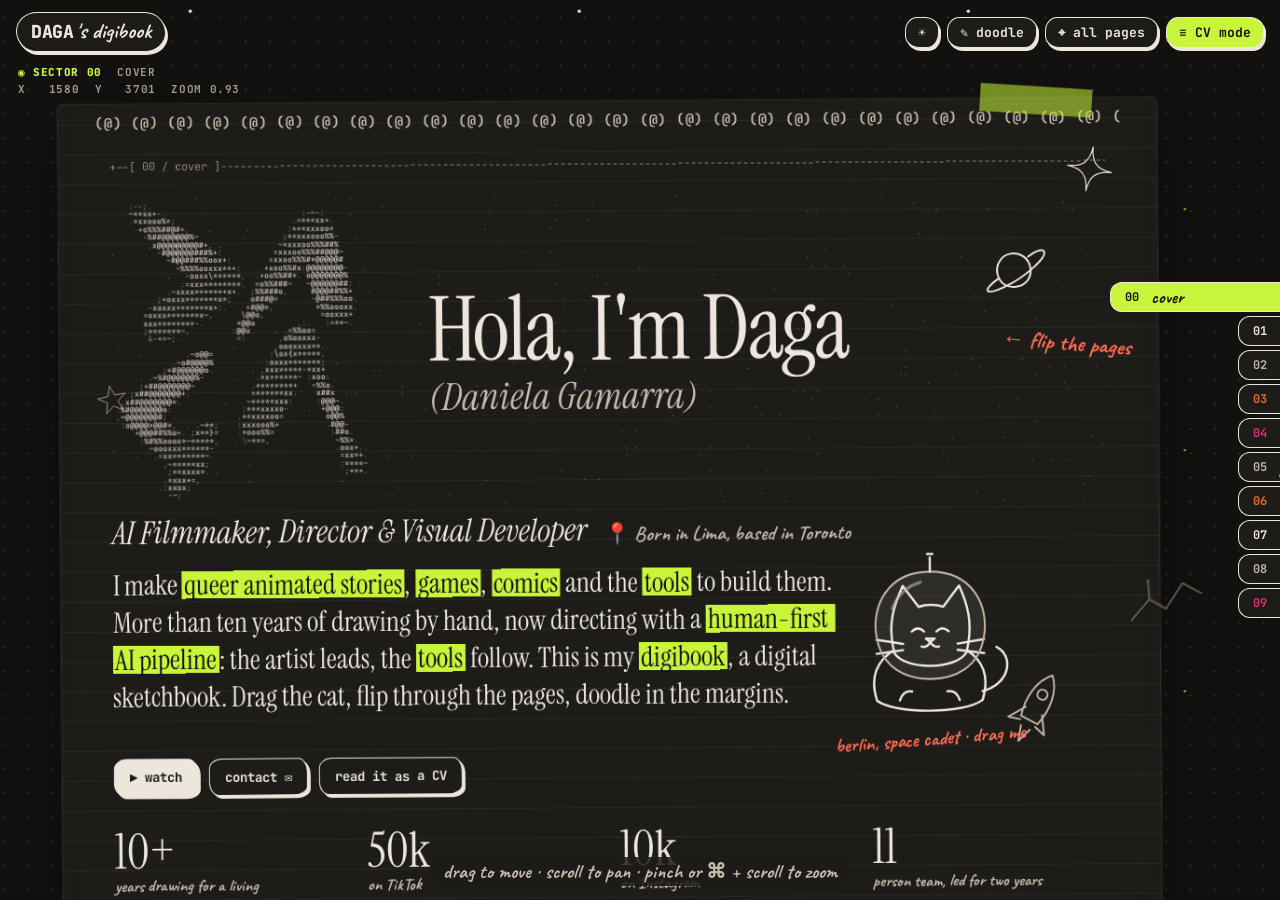
<file: index.html>
<!doctype html>
<html lang="en">
<head>
<meta charset="utf-8">
<meta name="viewport" content="width=device-width, initial-scale=1, viewport-fit=cover">
<title>DAGA's digibook · Daniela Gamarra · AI Filmmaker, Director & Visual Developer</title>
<meta name="description" content="Daga (Daniela Gamarra): AI filmmaker, director and visual developer in Toronto. Queer animated stories, games, comics, illustration and creative tools. Digital sketchbook portfolio and CV.">
<meta name="theme-color" content="#12110f">
<meta property="og:type" content="website">
<meta property="og:title" content="DAGA's digibook · portfolio + CV">
<meta property="og:description" content="Queer animated stories, made with a human-first AI pipeline: the artist leads, the tools follow.">
<meta property="og:url" content="https://danielagamarra.github.io/">
<meta property="og:image" content="https://danielagamarra.github.io/assets/og.jpg">
<meta property="og:image:width" content="1200">
<meta property="og:image:height" content="630">
<meta property="og:image:alt" content="Hola, I'm Daga (Daniela Gamarra): AI filmmaker, director and visual developer">
<meta name="twitter:card" content="summary_large_image">
<meta name="twitter:image" content="https://danielagamarra.github.io/assets/og.jpg">
<link rel="canonical" href="https://danielagamarra.github.io/">
<link rel="icon" href="favicon.svg?v=2" type="image/svg+xml">
<link rel="icon" href="favicon-32.png?v=2" sizes="32x32" type="image/png">
<link rel="apple-touch-icon" href="apple-touch-icon.png?v=3">
<link rel="preconnect" href="https://fonts.googleapis.com">
<link rel="preconnect" href="https://fonts.gstatic.com" crossorigin>
<link href="https://fonts.googleapis.com/css2?family=Caveat:wght@500;700&family=Instrument+Serif:ital@0;1&family=JetBrains+Mono:wght@400;700;800&display=swap" rel="stylesheet">
<script>try{var t=sessionStorage.getItem('daga-theme')}catch(e){}document.documentElement.dataset.theme=t==='light'?'light':'dark';</script>
<link rel="stylesheet" href="assets/style.css">
<script type="application/ld+json">
{"@context":"https://schema.org","@type":"Person","name":"Daniela Gamarra","alternateName":"Daga","jobTitle":"AI Filmmaker, Director & Visual Developer","address":{"@type":"PostalAddress","addressLocality":"Toronto","addressCountry":"CA"},"url":"https://danielagamarra.github.io/","sameAs":["https://www.instagram.com/in.daga","https://www.tiktok.com/@in.daga","https://www.linkedin.com/in/daniela-gamarra-saenz"],"alumniOf":["University of British Columbia","Pontifical Catholic University of Peru"]}
</script>
</head>
<body>
<!-- top bar -->
<header class="bar">
  <a class="brand" href="#cover" data-go="cover"><span class="brand-d">DAGA</span><span class="brand-s">'s digibook</span></a>
  <div class="bar-tools">
    <button class="tool" id="btn-theme" title="Paper (light) version" aria-label="Switch light or dark">☀</button>
    <button class="tool" id="btn-doodle" aria-pressed="false" title="Doodle on the digibook">✎ <span>doodle</span></button>
    <button class="tool" id="btn-fit" title="See every page">⌖ <span>all pages</span></button>
    <button class="tool tool-cv" id="btn-cv" title="Read it as a CV">≡ <span>CV mode</span></button>
  </div>
</header>

<!-- sketchbook index tabs -->
<nav class="tabs" id="tabs" aria-label="Digibook pages"></nav>

<!-- doodle palette -->
<div class="palette" id="palette" hidden>
  <button data-ink="ink" class="on" aria-label="Ink pen"><i style="background:var(--ink)"></i></button>
  <button data-ink="blue" aria-label="Blue pen"><i style="background:var(--blue)"></i></button>
  <button data-ink="red" aria-label="Red pen"><i style="background:var(--red)"></i></button>
  <button data-ink="lime" aria-label="Highlighter"><i style="background:var(--lime)"></i></button>
  <button data-act="undo" aria-label="Undo">↶</button>
  <button data-act="clear" aria-label="Clear doodles">✕</button>
  <button data-act="save" class="save" hidden>⤓ save for everyone</button>
  <span class="palette-hint">click + drag to draw anywhere · stays on this device</span>
</div>

<!-- the desk (infinite canvas) -->
<main class="desk" id="desk">
  <div class="world" id="world">
    <svg class="wlayer" id="sketch-bg" aria-hidden="true"></svg>
    <svg class="wlayer" id="shared-ink" aria-hidden="true"></svg>
    <svg class="ink-layer" id="ink-layer" aria-hidden="true"></svg>
    <svg class="wlayer" id="trail" aria-hidden="true"></svg>
  </div>
</main>

<div class="hud" id="hud" aria-hidden="true"></div>
<div class="hint" id="hint">drag to move · scroll to pan · pinch or ⌘ + scroll to zoom</div>

<!-- project page (detail) -->
<div class="sheet-wrap" id="sheet-wrap" hidden>
  <article class="sheet" id="sheet" role="dialog" aria-modal="true" aria-labelledby="sheet-title"></article>
</div>

<!-- CV mode -->
<section class="cv" id="cv" hidden aria-label="Curriculum vitae"></section>

<noscript><p style="padding:24px;font:16px/1.5 sans-serif">Daga (Daniela Gamarra) · AI Filmmaker, Director & Visual Developer · Toronto. This digibook needs JavaScript. LinkedIn: linkedin.com/in/daniela-gamarra-saenz</p></noscript>
<script type="module" src="assets/app.js"></script>
</body>
</html>
</file>
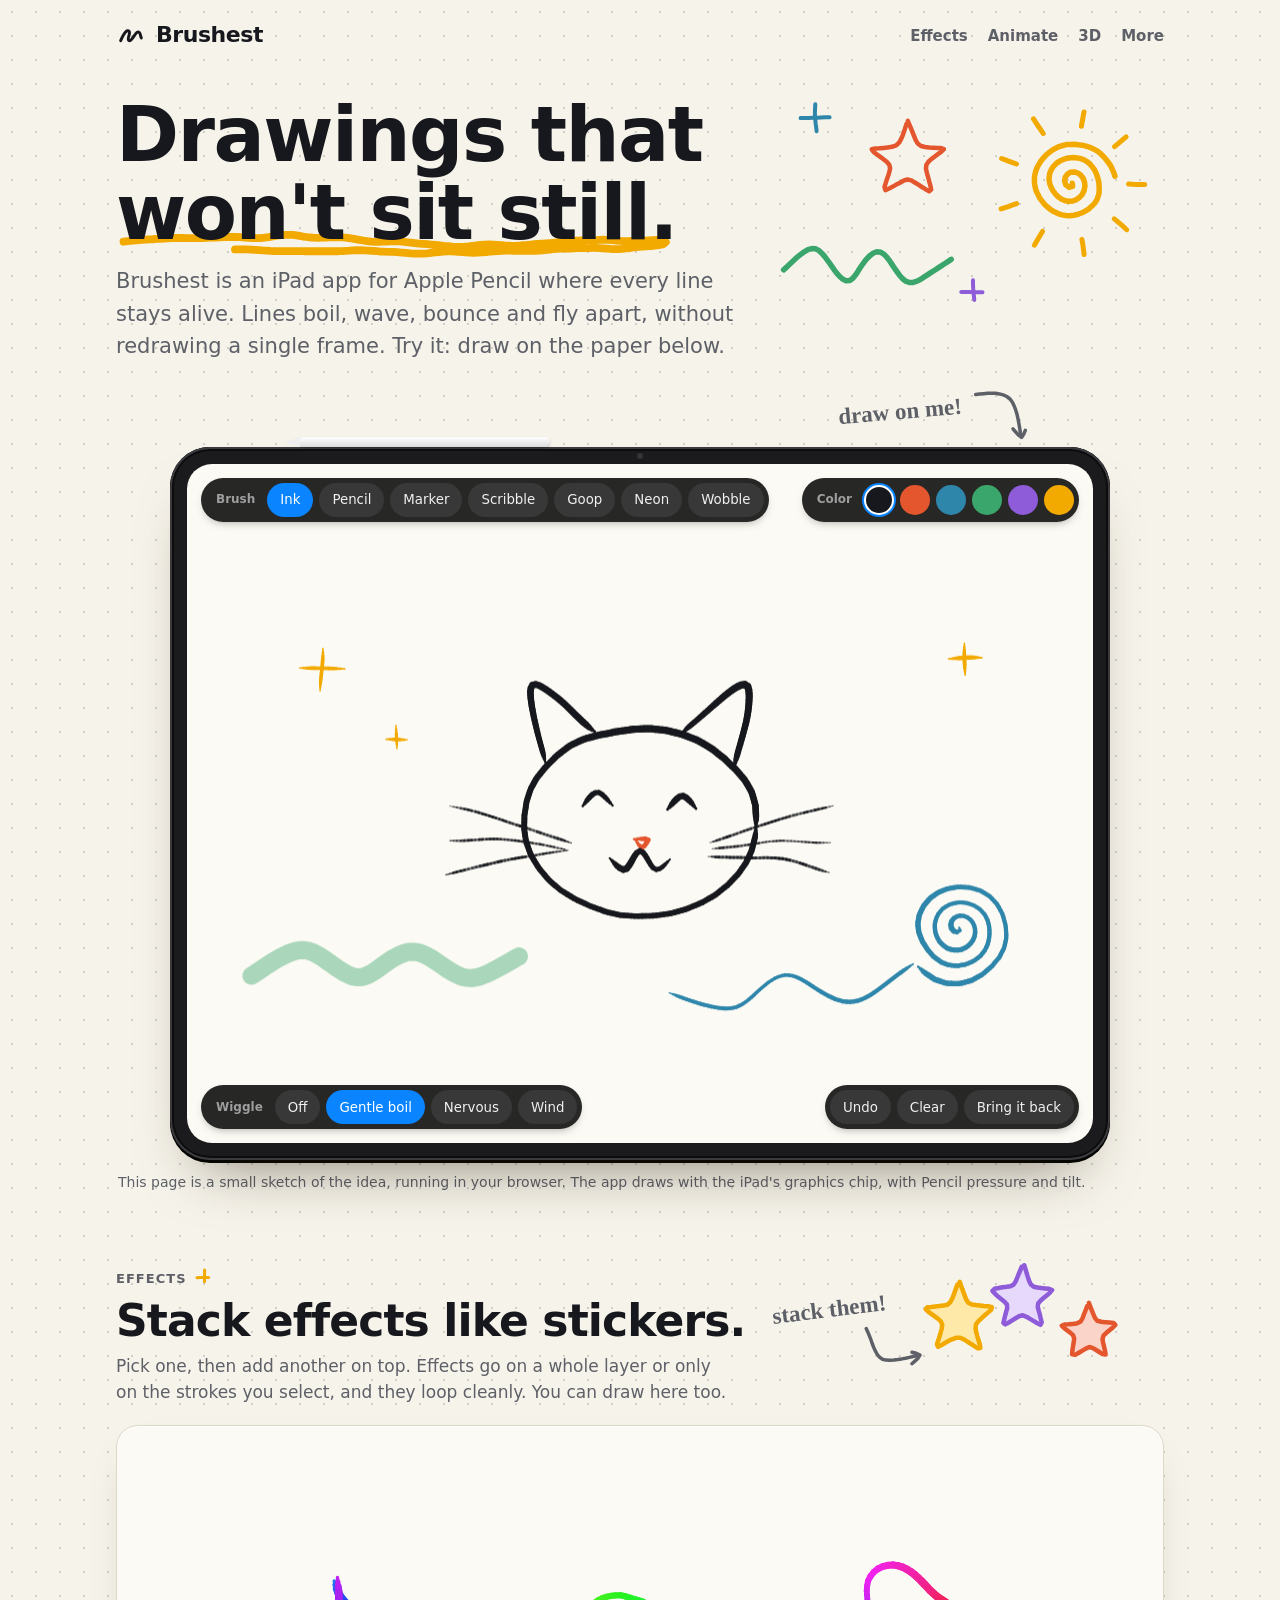
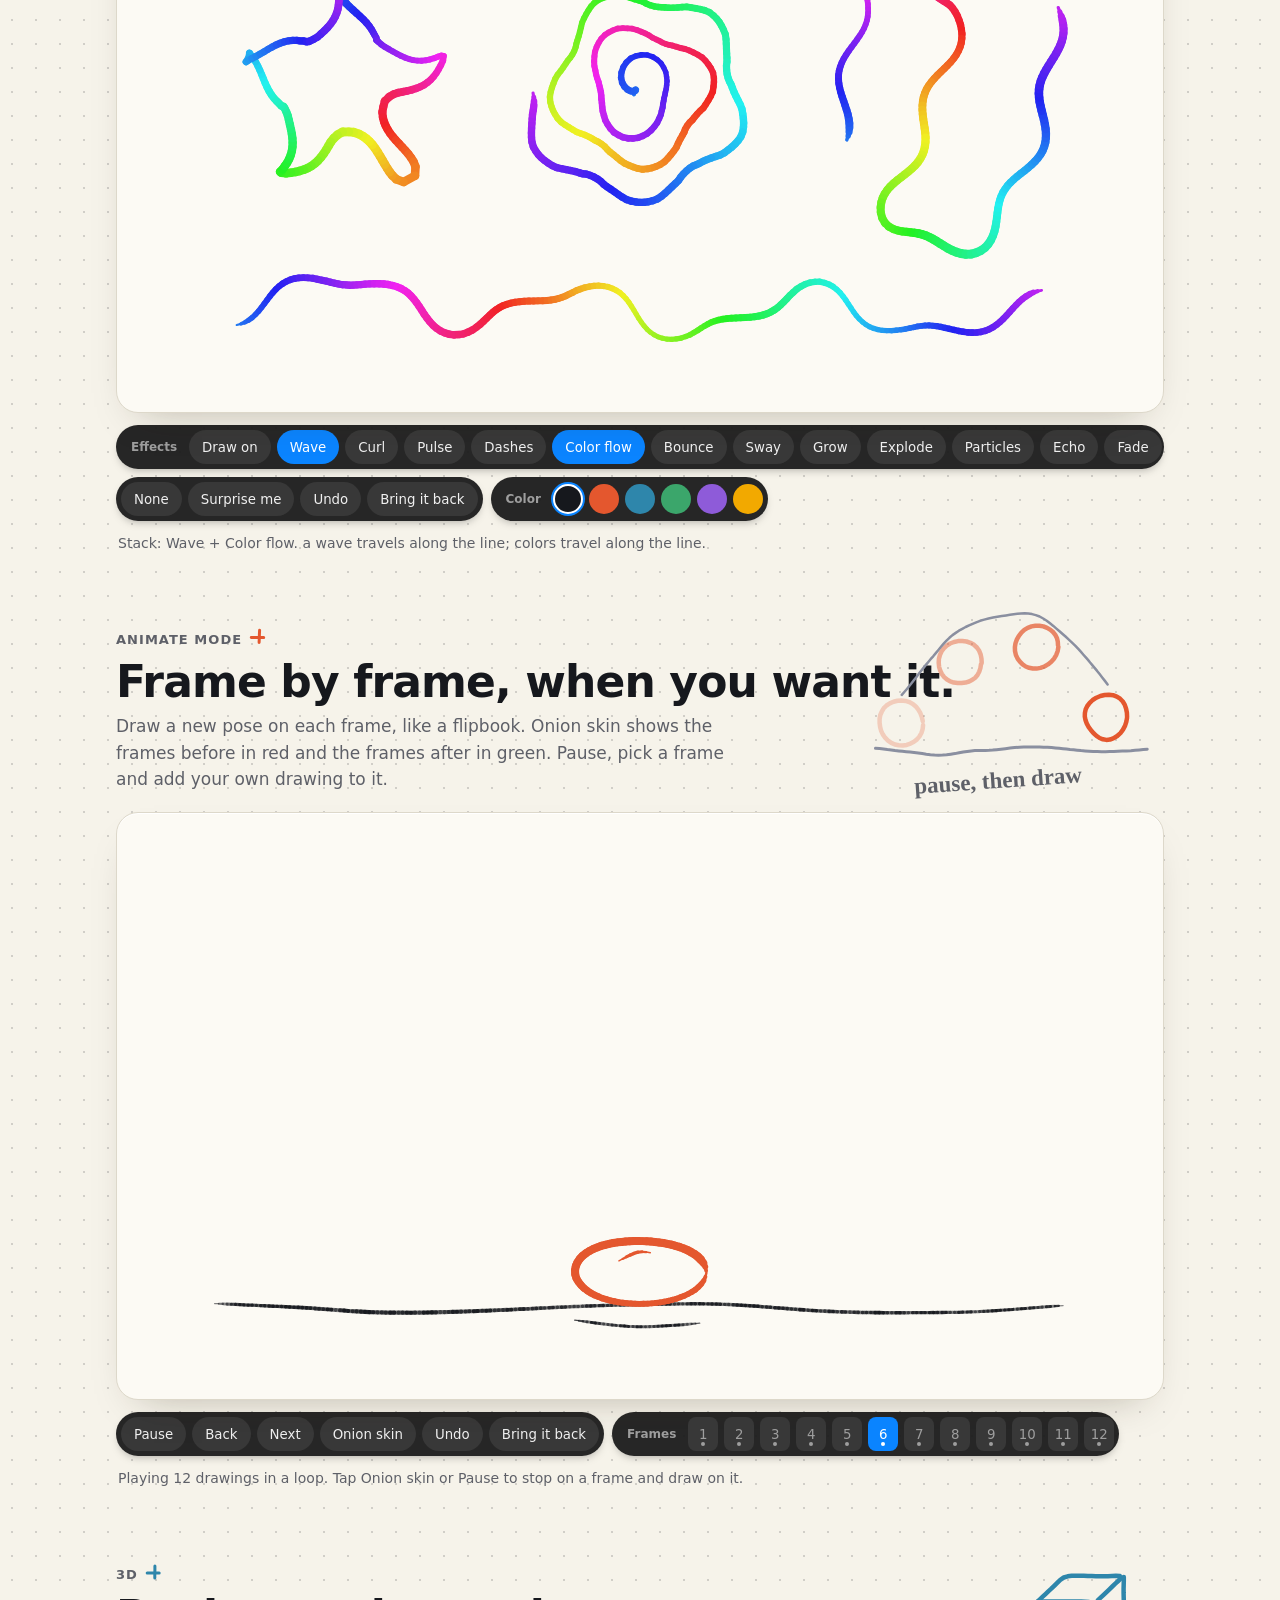
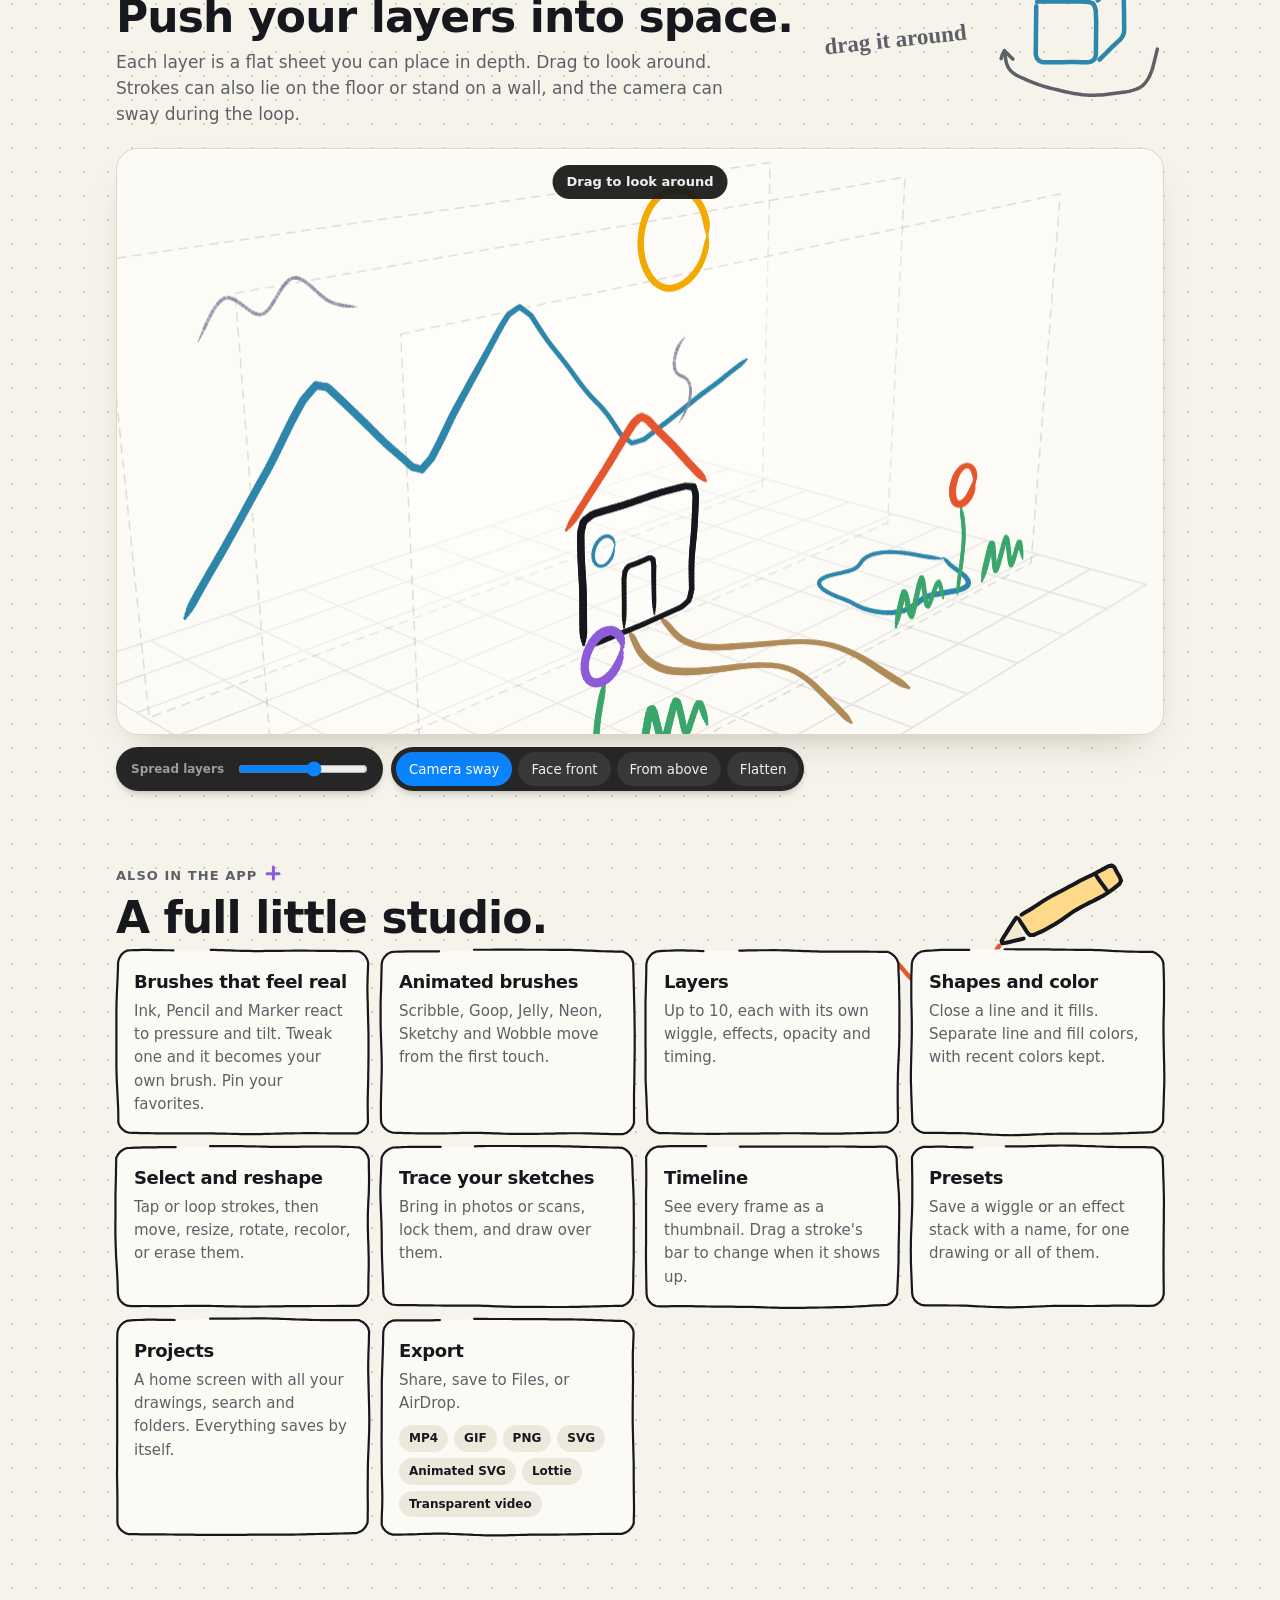
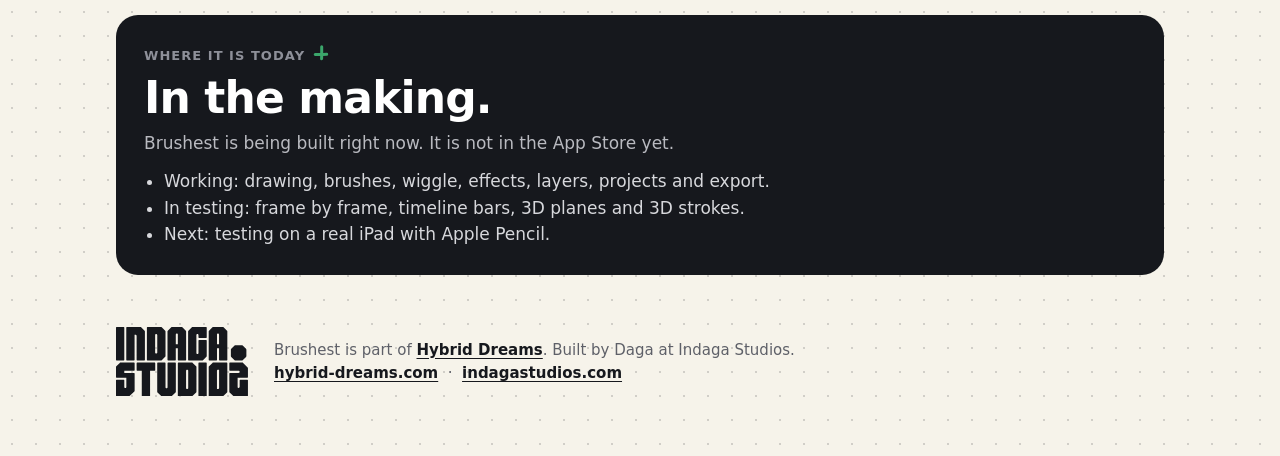
<file: brushest/index.html>
<!doctype html>
<html lang="en">
<head>
<meta charset="utf-8">
<meta name="viewport" content="width=device-width, initial-scale=1">
<title>Brushest: drawings that won't sit still</title>
<meta name="description" content="An iPad drawing and animation app for Apple Pencil where every line stays alive: living strokes, stackable effects, frame by frame, and 3D planes. Try it on this page.">
<meta name="robots" content="noindex">
<meta name="theme-color" content="#F6F3EA">
<style>
  :root {
    --paper: #F6F3EA; --sheet: #FCFAF4; --ink: #16181D; --soft: #5E6068; --line: #DDD8CA;
    --bar: rgba(26,26,26,.94); --chip: #383838; --chip-text: #F0F0F0; --chip-soft: #9E9E9E;
    --accent: #0A84FF;
  }
  * { box-sizing: border-box; }
  html { scroll-behavior: smooth; }
  body { margin: 0; color: var(--ink); background-color: var(--paper);
         /* dotted like an endless canvas */
         background-image: radial-gradient(rgba(22,24,29,.17) 1.1px, transparent 1.5px); background-size: 24px 24px;
         font: 17px/1.55 -apple-system, BlinkMacSystemFont, "Segoe UI", system-ui, sans-serif; -webkit-font-smoothing: antialiased; }
  h1, h2, h3, .brand { font-family: ui-rounded, "SF Pro Rounded", "Arial Rounded MT Bold", system-ui, sans-serif; letter-spacing: -.02em; }
  .wrap { max-width: 1080px; margin: 0 auto; padding: 0 16px; position: relative; }
  .hand { font-family: "Bradley Hand", "Segoe Print", "Chalkboard SE", "Comic Sans MS", cursive; font-weight: 700; font-size: 23px; line-height: 1; white-space: nowrap; }
  header.top { display: flex; align-items: center; justify-content: space-between; padding: 18px 0; }
  .brand { font-weight: 800; font-size: 22px; display: flex; align-items: center; gap: 10px; }
  .brand svg { width: 30px; height: 30px; }
  nav a { color: var(--soft); text-decoration: none; margin-left: 20px; font-size: 15px; font-weight: 600; }
  nav a:hover { color: var(--ink); }
  .hero { padding: 26px 0 8px; position: relative; }
  .ul { position: relative; display: inline-block; z-index: 0; }
  .ul svg { position: absolute; left: 0; bottom: -.06em; width: 100%; height: .34em; z-index: -1; overflow: visible; }

  /* hand-drawn bits: they boil like strokes in the app, and drift a little */
  .bit, .rough { overflow: visible; pointer-events: none; }
  .bit { position: absolute; }
  .f1 { animation: f1 6s ease-in-out infinite; }
  .f2 { animation: f2 7.5s ease-in-out infinite; }
  .f3 { animation: f1 9s ease-in-out -3s infinite; }
  .spin { animation: spin 26s linear infinite; }
  .drawon { stroke-dasharray: 1 1.1; animation: drawon 4s ease-in-out infinite; }
  @keyframes f1 { 50% { transform: translateY(-9px) rotate(4deg); } }
  @keyframes f2 { 50% { transform: translate(7px, 6px) rotate(-5deg); } }
  @keyframes spin { to { transform: rotate(360deg); } }
  @keyframes drawon { 0% { stroke-dashoffset: 1.05; } 35%, 82% { stroke-dashoffset: 0; } 100% { stroke-dashoffset: -1.05; } }
  .deco { display: none; position: absolute; right: 0; top: 34px; width: 400px; height: 190px; pointer-events: none; }
  .hero .deco { top: 6px; height: 240px; }
  .deco .hand { position: absolute; color: var(--soft); }
  .side { display: none; }
  .kicker svg { position: static; display: inline-block; vertical-align: -5px; margin-left: 6px; }
  @media (min-width: 900px) { .deco { display: block; } }
  @media (min-width: 1400px) { .side { display: block; } }
  @media (prefers-reduced-motion: reduce) { .f1, .f2, .f3, .spin, .drawon { animation: none; } .drawon { stroke-dasharray: none; } }

  /* iPad */
  .callout { display: flex; justify-content: flex-end; align-items: flex-end; gap: 4px; max-width: 940px; margin: 0 auto -2px;
             padding-right: 70px; color: var(--soft); transition: opacity .6s; }
  .callout .hand { transform: rotate(-5deg); margin-bottom: 26px; }
  .callout svg { position: static; flex: none; }
  .callout.gone { opacity: 0; }
  .ipad { position: relative; max-width: 940px; margin: 0 auto; background: #1B1B1D; border-radius: 40px; padding: 17px;
          box-shadow: inset 0 0 0 2px #3B3B3F, inset 0 0 0 4px #0c0c0d, 0 34px 60px -34px rgba(40,30,10,.6), 0 3px 0 #000; }
  .ipad::before { content: ""; position: absolute; top: 6px; left: 50%; width: 6px; height: 6px; margin-left: -3px; border-radius: 50%; background: #34343a; }
  .pencil { position: absolute; top: -10px; left: 130px; width: 250px; height: 10px; border-radius: 3px 5px 5px 3px;
            background: linear-gradient(#ffffff, #dcdcdc); box-shadow: 0 1px 2px rgba(0,0,0,.25); }
  .pencil::before { content: ""; position: absolute; left: -16px; top: 0; border: 5px solid transparent; border-right: 16px solid #efefef; border-left: 0; }
  .screen { position: relative; border-radius: 25px; overflow: hidden; background: var(--sheet); }
  .screen canvas { display: block; width: 100%; aspect-ratio: 4 / 3; touch-action: none; cursor: crosshair; }
  .ui-top, .ui-bot { position: absolute; left: 14px; right: 14px; display: flex; flex-wrap: wrap; gap: 8px; justify-content: space-between; pointer-events: none; }
  .ui-top { top: 14px; } .ui-bot { bottom: 14px; }
  .ui-top .bar, .ui-bot .bar { pointer-events: auto; }
  .card { position: relative; }
  .rough { position: absolute; left: -6px; top: -6px; width: calc(100% + 12px); height: calc(100% + 12px); z-index: 0; }
  .card > :not(.rough) { position: relative; z-index: 1; }
  h1 { font-size: clamp(38px, 7vw, 76px); line-height: 1.02; margin: 0 0 14px; font-weight: 800; }
  h1 em { font-style: normal; display: inline-block; }
  .lede { font-size: clamp(17px, 2.2vw, 21px); color: var(--soft); max-width: 640px; margin: 0 0 22px; }
  section { padding: 64px 0 8px; position: relative; }
  h2 { font-size: clamp(28px, 4.4vw, 44px); line-height: 1.08; margin: 0 0 8px; font-weight: 800; }
  .sub { color: var(--soft); max-width: 620px; margin: 0 0 20px; }
  .kicker { font-size: 13px; font-weight: 700; letter-spacing: .08em; text-transform: uppercase; color: var(--soft); margin-bottom: 8px; }

  .stage { position: relative; background: var(--sheet); border: 1px solid var(--line); border-radius: 22px;
           box-shadow: 0 1px 0 #fff inset, 0 18px 40px -24px rgba(40,30,10,.35); overflow: hidden; }
  .stage canvas { display: block; width: 100%; aspect-ratio: 1000 / 560; touch-action: none; cursor: crosshair; }
  .stage canvas.orbit { cursor: grab; touch-action: pan-y; }
  .stage canvas.orbit:active { cursor: grabbing; }
  .hint { position: absolute; left: 50%; top: 16px; transform: translateX(-50%); background: var(--bar); color: var(--chip-text);
          font-size: 13px; font-weight: 600; padding: 7px 14px; border-radius: 99px; pointer-events: none; transition: opacity .5s; white-space: nowrap; }
  .hint.gone { opacity: 0; }

  .bars { display: flex; flex-wrap: wrap; gap: 8px; margin-top: 12px; }
  .bar { display: flex; align-items: center; gap: 6px; background: var(--bar); border-radius: 99px; padding: 5px;
         box-shadow: 0 4px 10px -4px rgba(0,0,0,.35); max-width: 100%; overflow-x: auto; scrollbar-width: none; }
  .bar::-webkit-scrollbar { display: none; }
  .bar .lbl { color: var(--chip-soft); font-size: 12px; font-weight: 600; padding: 0 6px 0 10px; white-space: nowrap; }
  .chip { border: 0; background: var(--chip); color: var(--chip-text); font: 600 13px/1 inherit; font-family: inherit;
          height: 34px; padding: 0 13px; border-radius: 99px; cursor: pointer; white-space: nowrap; flex: none; }
  .chip:hover { background: #474747; }
  .chip[aria-pressed="true"] { background: var(--accent); color: #fff; }
  .chip:focus-visible, .dot:focus-visible, .cell:focus-visible { outline: 2px solid #fff; outline-offset: 1px; }
  .dot { width: 30px; height: 30px; border-radius: 50%; border: 2px solid transparent; cursor: pointer; flex: none; padding: 0; }
  .dot[aria-pressed="true"] { border-color: #fff; box-shadow: 0 0 0 2px var(--accent); }
  .bar input[type=range] { width: 130px; accent-color: var(--accent); margin: 0 10px 0 2px; }
  .cell { width: 30px; height: 34px; border-radius: 8px; border: 0; background: var(--chip); color: var(--chip-soft);
          font: 700 11px/1 inherit; font-family: inherit; cursor: pointer; flex: none; position: relative; }
  .cell.has::after { content: ""; position: absolute; left: 50%; bottom: 5px; width: 4px; height: 4px; margin-left: -2px; border-radius: 50%; background: currentColor; }
  .cell[aria-pressed="true"] { background: var(--accent); color: #fff; }
  .note { font-size: 14px; color: var(--soft); margin: 12px 2px 0; min-height: 1.5em; }

  .grid { display: grid; grid-template-columns: repeat(auto-fill, minmax(240px, 1fr)); gap: 12px; margin-top: 8px; }
  .card { border-radius: 16px; padding: 18px; }
  .card h3 { margin: 0 0 4px; font-size: 18px; }
  .card p { margin: 0; color: var(--soft); font-size: 15px; }
  .formats { display: flex; flex-wrap: wrap; gap: 6px; margin-top: 10px; }
  .formats span { font-size: 12px; font-weight: 700; background: #ECE8DB; border-radius: 99px; padding: 4px 10px; }
  .status { background: var(--ink); color: #F3F1EA; border-radius: 22px; padding: 28px; margin-top: 8px; }
  .status h2 { color: #fff; }
  .status p { color: #B9BAC0; max-width: 640px; margin: 0 0 8px; }
  .status ul { margin: 12px 0 0; padding-left: 20px; color: #D7D8DC; }
  footer { padding: 44px 0 60px; color: var(--soft); font-size: 15px; display: flex; flex-wrap: wrap; align-items: center; gap: 18px 26px; }
  footer p { margin: 0; }
  footer a { color: var(--ink); font-weight: 700; text-underline-offset: 3px; }
  .maker { display: block; color: var(--ink); flex: none; transition: transform .2s; }
  .maker:hover { transform: rotate(-2deg) scale(1.04); }
  .maker svg { display: block; width: 132px; height: auto; }
  @media (max-width: 640px) {
    nav { display: none; }
    section { padding-top: 48px; }
    .stage canvas { aspect-ratio: 1 / 1; }
    .stage { border-radius: 18px; }
    .ipad { border-radius: 28px; padding: 10px; }
    .screen { border-radius: 19px; }
    .ui-top, .ui-bot { position: static; padding: 8px 8px 0; justify-content: flex-start; }
    .ui-bot { padding-bottom: 8px; }
    .pencil { left: 60px; width: 150px; }
    .callout { padding-right: 34px; }
  }
</style>
</head>
<body>
<div class="wrap">
  <header class="top">
    <div class="brand">
      <svg viewBox="0 0 32 32" aria-hidden="true"><path d="M5 22c4-9 7-12 9-10s-3 9 0 10 6-8 9-9 3 4 4 6" fill="none" stroke="#16181D" stroke-width="3.2" stroke-linecap="round" stroke-linejoin="round"/></svg>
      <span class="nm">Brushest</span>
    </div>
    <nav aria-label="Sections">
      <a href="#effects">Effects</a><a href="#animate">Animate</a><a href="#space">3D</a><a href="#more">More</a>
    </nav>
  </header>

  <div class="hero">
    <div class="deco" id="deco-hero"></div>
    <h1>Drawings that<br><span class="ul" id="ul-hero">won't sit still.</span></h1>
    <p class="lede"><span class="nm">Brushest</span> is an iPad app for Apple Pencil where every line stays alive. Lines boil, wave, bounce and fly apart, without redrawing a single frame. Try it: draw on the paper below.</p>
    <div class="callout" id="callout-hero"><span class="hand">draw on me!</span></div>
    <div class="ipad">
      <div class="pencil" aria-hidden="true"></div>
      <div class="screen">
        <canvas id="c-hero" aria-label="Drawing canvas on an iPad. Draw with a mouse, finger or pen."></canvas>
        <div class="ui-top" id="ui-hero-top"></div>
        <div class="ui-bot" id="ui-hero-bot"></div>
      </div>
    </div>
    <p class="note">This page is a small sketch of the idea, running in your browser. The app draws with the iPad's graphics chip, with Pencil pressure and tilt.</p>
  </div>

  <section id="effects">
    <div class="deco" id="deco-effects"></div>
    <div class="kicker">Effects</div>
    <h2>Stack effects like stickers.</h2>
    <p class="sub">Pick one, then add another on top. Effects go on a whole layer or only on the strokes you select, and they loop cleanly. You can draw here too.</p>
    <div class="stage"><canvas id="c-fx" aria-label="Effects canvas"></canvas></div>
    <div class="bars" id="ui-fx"></div>
    <p class="note" id="note-fx"></p>
  </section>

  <section id="animate">
    <div class="deco" id="deco-animate"></div>
    <div class="kicker">Animate mode</div>
    <h2>Frame by frame, when you want it.</h2>
    <p class="sub">Draw a new pose on each frame, like a flipbook. Onion skin shows the frames before in red and the frames after in green. Pause, pick a frame and add your own drawing to it.</p>
    <div class="stage"><canvas id="c-anim" aria-label="Flipbook canvas"></canvas></div>
    <div class="bars" id="ui-anim"></div>
    <p class="note" id="note-anim"></p>
  </section>

  <section id="space">
    <div class="deco" id="deco-space"></div>
    <div class="kicker">3D</div>
    <h2>Push your layers into space.</h2>
    <p class="sub">Each layer is a flat sheet you can place in depth. Drag to look around. Strokes can also lie on the floor or stand on a wall, and the camera can sway during the loop.</p>
    <div class="stage"><canvas id="c-3d" class="orbit" aria-label="3D scene. Drag to look around."></canvas>
      <div class="hint" id="hint-3d">Drag to look around</div></div>
    <div class="bars" id="ui-3d"></div>
  </section>

  <section id="more">
    <div class="deco" id="deco-more"></div>
    <div class="kicker">Also in the app</div>
    <h2>A full little studio.</h2>
    <div class="grid">
      <div class="card"><h3>Brushes that feel real</h3><p>Ink, Pencil and Marker react to pressure and tilt. Tweak one and it becomes your own brush. Pin your favorites.</p></div>
      <div class="card"><h3>Animated brushes</h3><p>Scribble, Goop, Jelly, Neon, Sketchy and Wobble move from the first touch.</p></div>
      <div class="card"><h3>Layers</h3><p>Up to 10, each with its own wiggle, effects, opacity and timing.</p></div>
      <div class="card"><h3>Shapes and color</h3><p>Close a line and it fills. Separate line and fill colors, with recent colors kept.</p></div>
      <div class="card"><h3>Select and reshape</h3><p>Tap or loop strokes, then move, resize, rotate, recolor, or erase them.</p></div>
      <div class="card"><h3>Trace your sketches</h3><p>Bring in photos or scans, lock them, and draw over them.</p></div>
      <div class="card"><h3>Timeline</h3><p>See every frame as a thumbnail. Drag a stroke's bar to change when it shows up.</p></div>
      <div class="card"><h3>Presets</h3><p>Save a wiggle or an effect stack with a name, for one drawing or all of them.</p></div>
      <div class="card"><h3>Projects</h3><p>A home screen with all your drawings, search and folders. Everything saves by itself.</p></div>
      <div class="card"><h3>Export</h3><p>Share, save to Files, or AirDrop.</p>
        <div class="formats"><span>MP4</span><span>GIF</span><span>PNG</span><span>SVG</span><span>Animated SVG</span><span>Lottie</span><span>Transparent video</span></div></div>
    </div>
  </section>

  <section>
    <div class="status">
      <div class="kicker" style="color:#8E9099">Where it is today</div>
      <h2>In the making.</h2>
      <p><span class="nm">Brushest</span> is being built right now. It is not in the App Store yet.</p>
      <ul>
        <li>Working: drawing, brushes, wiggle, effects, layers, projects and export.</li>
        <li>In testing: frame by frame, timeline bars, 3D planes and 3D strokes.</li>
        <li>Next: testing on a real iPad with Apple Pencil.</li>
      </ul>
    </div>
  </section>

  <footer>
    <a class="maker" href="https://indagastudios.com" target="_blank" rel="noopener" title="indagastudios.com"><svg viewBox="0 0 2630 1379" role="img" aria-label="Indaga Studios"><path fill="currentColor" d="M1037.43 709.562H1181.92C1187.66 709.562 1192.3 714.185 1192.3 719.89V1289.19C1192.3 1294.75 1190.08 1300.08 1186.13 1304L1117.37 1372.44C1113.42 1376.37 1108.06 1378.58 1102.47 1378.58H911.059C905.476 1378.58 900.121 1376.37 896.169 1372.44L827.405 1304C823.454 1300.08 821.234 1294.75 821.234 1289.19V719.89C821.234 714.185 825.88 709.562 831.612 709.562H976.107C981.835 709.562 986.481 714.169 986.481 719.874C986.481 782.908 986.485 1116.4 986.521 1202.21C986.521 1213.36 995.569 1222.36 1006.77 1222.36C1012.37 1222.36 1017.44 1220.1 1021.09 1216.42C1024.78 1212.79 1027.05 1207.74 1027.05 1202.17V719.89C1027.05 714.185 1031.7 709.562 1037.43 709.562Z M1231.91 343.534H1191.25V151.78C1191.25 146.571 1193.12 141.888 1196.85 137.729C1200.46 133.852 1204.89 131.632 1210.2 131.026C1216.17 130.743 1221.28 132.601 1225.5 136.517C1229.68 140.353 1231.91 145.36 1231.91 151.013V343.534ZM1322.22 6.13733C1318.27 2.20856 1312.92 -0.000183105 1307.33 -0.000183105H1279.29V0.242126C1276.82 0.0805664 1274.3 -0.000183105 1271.79 -0.000183105H1151.74C1149.1 -0.000183105 1146.46 0.0805664 1143.87 0.242126V-0.000183105H1115.83C1110.25 -0.000183105 1104.89 2.20856 1100.94 6.13733L1032.17 74.5777C1028.23 78.5065 1026.01 83.8364 1026.01 89.3964V658.736C1026.01 664.437 1030.65 669.061 1036.39 669.061H1180.88C1186.61 669.061 1191.25 664.437 1191.25 658.736V423.2H1231.91V658.736C1231.91 664.437 1236.55 669.061 1242.28 669.061H1386.77C1392.51 669.061 1397.15 664.437 1397.15 658.736V89.3964C1397.15 83.8364 1394.93 78.5065 1390.99 74.5777L1322.22 6.13733Z M822.093 506.54C822.093 518.209 812.599 527.657 800.874 527.657C789.19 527.657 779.696 518.209 779.696 506.54V162.602C779.696 150.973 789.19 141.524 800.874 141.524C806.717 141.524 812.031 143.907 815.886 147.702C819.699 151.498 822.093 156.787 822.093 162.602V506.54ZM896.582 0H625.757C620.028 0 615.383 4.62329 615.383 10.3287V658.736C615.383 664.437 620.028 669.061 625.757 669.061H896.582C902.164 669.061 907.524 666.856 911.471 662.923L980.24 594.487C984.187 590.554 986.406 585.224 986.406 579.664V89.3965C986.406 83.8406 984.187 78.5106 980.24 74.5778L911.471 6.14148C907.524 2.20868 902.164 0 896.582 0Z M1438.62 1216.06C1438.62 1227.73 1429.12 1237.18 1417.4 1237.18C1405.71 1237.18 1396.22 1227.73 1396.22 1216.06V872.123C1396.22 860.494 1405.71 851.046 1417.4 851.046C1423.24 851.046 1428.55 853.428 1432.41 857.224C1436.22 861.019 1438.62 866.308 1438.62 872.123V1216.06ZM1513.11 709.562H1242.28C1236.55 709.562 1231.91 714.185 1231.91 719.89V1368.25C1231.91 1373.96 1236.55 1378.58 1242.28 1378.58H1513.11C1518.69 1378.58 1524.05 1376.37 1527.99 1372.44L1596.76 1304C1600.71 1300.08 1602.93 1294.75 1602.93 1289.19V798.958C1602.93 793.398 1600.71 788.068 1596.76 784.14L1527.99 715.703C1524.05 711.77 1518.69 709.562 1513.11 709.562 M1526.45 0H1797.39C1803.12 0 1807.77 4.62329 1807.77 10.3287V209.694C1807.77 215.396 1803.12 220.019 1797.39 220.019H1653.83C1648.1 220.019 1643.46 215.396 1643.46 209.694V162.157C1643.46 150.771 1634.16 141.524 1622.68 141.524H1622.64C1611.16 141.524 1601.87 150.771 1601.87 162.198L1601.95 516.715C1601.95 528.142 1611.24 537.388 1622.68 537.388C1628.44 537.388 1633.64 535.087 1637.37 531.332C1641.14 527.577 1643.46 522.408 1643.46 516.715V270.802C1643.46 265.101 1648.1 260.477 1653.83 260.477H1797.39C1803.12 260.477 1807.77 265.101 1807.77 270.802V579.664C1807.77 585.22 1805.55 590.554 1801.6 594.483L1732.83 662.923C1728.89 666.852 1723.53 669.061 1717.94 669.061H1446.84C1441.11 669.061 1436.46 664.437 1436.46 658.736V415.851H1436.62V89.3965C1436.62 83.8365 1438.84 78.5066 1442.79 74.5779L1511.56 6.14148C1515.51 2.20868 1520.87 0 1526.45 0Z M2053.18 343.534H2012.49V151.013C2012.49 145.441 2014.72 140.394 2018.9 136.517C2023.16 132.601 2028.27 130.703 2034.23 131.026C2039.55 131.632 2043.97 133.852 2047.58 137.729C2051.31 141.888 2053.18 146.571 2053.18 151.78V343.534ZM2143.45 6.13733C2139.5 2.20856 2134.15 -0.000183105 2128.56 -0.000183105H2100.53V0.242126C2097.93 0.0805664 2095.33 -0.000183105 2092.7 -0.000183105H1972.65C1970.13 -0.000183105 1967.62 0.0805664 1965.14 0.242126V-0.000183105H1937.11C1931.52 -0.000183105 1926.16 2.20856 1922.22 6.13733L1853.45 74.5777C1849.5 78.5065 1847.28 83.8364 1847.28 89.3964V658.736C1847.28 664.437 1851.93 669.061 1857.66 669.061H2002.11C2007.84 669.061 2012.49 664.437 2012.49 658.736V423.2H2053.18V658.736C2053.18 664.437 2057.83 669.061 2063.56 669.061H2208.01C2213.74 669.061 2218.39 664.437 2218.39 658.736V89.3964C2218.39 83.8364 2216.17 78.5065 2212.22 74.5777L2143.45 6.13733Z M260.138 1378.58H10.3741C4.64541 1378.58 0 1373.96 0 1368.25L0 1061.28C0 1055.58 4.64541 1050.96 10.3741 1050.96H154.828C160.561 1050.96 165.206 1055.58 165.206 1061.28V1193.93C165.206 1205.12 174.294 1214.16 185.492 1214.16C191.086 1214.16 196.202 1211.9 199.854 1208.23C203.546 1204.59 205.814 1199.55 205.814 1193.93V1010.5H10.3741C4.64541 1010.5 0 1005.87 0 1000.17L0 798.958C0 793.398 2.21926 788.068 6.16684 784.14L74.9309 715.703C78.8826 711.77 84.238 709.562 89.8246 709.562H360.646C366.378 709.562 371.024 714.185 371.024 719.89V863.656C371.024 869.357 366.378 873.98 360.646 873.98H165.206V914.439H360.646C366.378 914.439 371.024 919.062 371.024 924.763V1268.23C371.024 1273.79 368.804 1279.12 364.853 1283.05L275.028 1372.44C271.081 1376.37 265.725 1378.58 260.138 1378.58Z M1652.91 709.562H1797.4C1803.13 709.562 1807.78 714.185 1807.78 719.89V1368.25C1807.78 1373.96 1803.13 1378.58 1797.4 1378.58H1652.91C1647.18 1378.58 1642.53 1373.96 1642.53 1368.25V719.89C1642.53 714.185 1647.18 709.562 1652.91 709.562Z M2054 1216.63C2054 1227.97 2044.75 1237.18 2033.34 1237.18H2011.6V871.598C2011.6 860.252 2020.85 851.046 2032.25 851.046H2054V1216.63ZM1922.22 715.699L1853.45 784.14C1849.5 788.068 1847.29 793.398 1847.29 798.958V1368.25C1847.29 1373.96 1851.93 1378.58 1857.66 1378.58H2128.57C2134.15 1378.58 2139.51 1376.37 2143.45 1372.44L2212.22 1304C2216.17 1300.08 2218.39 1294.75 2218.39 1289.19V719.89C2218.39 714.185 2213.74 709.562 2208.01 709.562H1937.11C1931.52 709.562 1926.17 711.77 1922.22 715.699 M154.828 669.061H10.3781C4.6454 669.061 0 664.437 0 658.736L0 10.3287C0 4.62329 4.6454 0 10.3781 0H154.828C160.56 0 165.206 4.62329 165.206 10.3287V658.736C165.206 664.437 160.56 669.061 154.828 669.061Z M410.625 178.955C410.625 166.397 400.361 156.181 387.703 156.181H369.973V658.736C369.973 664.437 365.328 669.061 359.595 669.061H215.105C209.372 669.061 204.727 664.437 204.727 658.736V10.3287C204.727 4.62329 209.372 0 215.105 0H486.047C491.63 0 496.989 2.20868 500.937 6.14148L569.701 74.5779C573.653 78.5107 575.872 83.8365 575.872 89.3965V658.736C575.872 664.437 571.226 669.061 565.494 669.061H421.003C415.271 669.061 410.625 664.437 410.625 658.736V178.955Z M420.999 709.562H771.307C777.04 709.562 781.685 714.185 781.685 719.89V863.656C781.685 869.357 777.04 873.98 771.307 873.98H678.756V1368.25C678.756 1373.96 674.111 1378.58 668.382 1378.58H523.928C518.196 1378.58 513.55 1373.96 513.55 1368.25V873.98H420.999C415.266 873.98 410.621 869.357 410.621 863.656V719.89C410.621 714.185 415.266 709.562 420.999 709.562Z M2362.93 661.808L2296.28 595.471C2291.62 590.828 2289 584.533 2289 577.967V452.55C2289 445.984 2291.62 439.689 2296.28 435.046L2362.93 368.713C2367.6 364.07 2373.92 361.461 2380.52 361.461H2506.54C2513.14 361.461 2519.46 364.07 2524.13 368.713L2590.78 435.046C2595.45 439.689 2598.07 445.984 2598.07 452.55V577.967C2598.07 584.533 2595.45 590.828 2590.78 595.471L2524.13 661.808C2519.46 666.451 2513.14 669.056 2506.54 669.056H2380.52C2373.92 669.056 2367.6 666.451 2362.93 661.808Z M2518.18 709.562H2268.38C2262.67 709.562 2257.99 714.213 2257.99 719.898V863.644C2257.99 869.329 2262.67 873.98 2268.38 873.98H2443.48C2455.37 873.98 2464.86 884.115 2463.73 896.188C2462.71 906.686 2453.26 914.439 2442.63 914.439H2268.38C2262.67 914.439 2257.99 919.09 2257.99 924.776V1289.19C2257.99 1294.75 2260.21 1300.08 2264.16 1304L2332.93 1372.44C2336.87 1376.37 2342.23 1378.58 2347.82 1378.58H2618.67C2624.38 1378.58 2629.06 1373.93 2629.06 1368.25V1061.29C2629.06 1055.61 2624.38 1050.96 2618.67 1050.96H2474.2C2468.48 1050.96 2463.81 1055.61 2463.81 1061.29V1193.01C2463.81 1204.51 2454.36 1214.57 2442.79 1214.16C2437.48 1213.96 2432.69 1211.74 2429.16 1208.27C2425.51 1204.59 2423.24 1199.55 2423.24 1193.97V1010.5H2618.67C2624.38 1010.5 2629.06 1005.85 2629.06 1000.16V819.914C2629.06 814.354 2626.84 809.024 2622.89 805.096L2533.06 715.703C2529.12 711.77 2523.76 709.562 2518.18 709.562Z"/></svg></a>
    <p><span class="nm">Brushest</span> is part of <a href="https://www.hybrid-dreams.com/" target="_blank" rel="noopener">Hybrid Dreams</a>. Built by Daga at Indaga Studios.<br>
      <a href="https://www.hybrid-dreams.com/" target="_blank" rel="noopener">hybrid-dreams.com</a> &nbsp;·&nbsp;
      <a href="https://indagastudios.com" target="_blank" rel="noopener">indagastudios.com</a></p>
  </footer>
</div>

<script>
'use strict';
/* The product name lives here (and in <title>). Change it once. */
const NAME = 'Brushest';
document.querySelectorAll('.nm').forEach(e => e.textContent = NAME);
document.title = NAME + ": drawings that won't sit still";

const TAU = Math.PI * 2, W = 1000, H = 560, LOOP = 4;
const calm = matchMedia('(prefers-reduced-motion: reduce)').matches;
const clamp = (v, a = 0, b = 1) => Math.min(b, Math.max(a, v));
const smooth = t => t * t * (3 - 2 * t);
const frac = v => v - Math.floor(v);

/* ---------- noise ---------- */
function h3(x, y, z) {
  let n = (Math.imul(x, 374761393) + Math.imul(y, 668265263) + Math.imul(z, 1274126177)) | 0;
  n = Math.imul(n ^ (n >>> 13), 1274126177);
  return ((n ^ (n >>> 16)) >>> 0) / 4294967295 * 2 - 1;
}
function noise3(x, y, z) {
  const xi = Math.floor(x), yi = Math.floor(y), zi = Math.floor(z);
  const u = smooth(x - xi), v = smooth(y - yi), w = smooth(z - zi);
  const L = (a, b, t) => a + (b - a) * t;
  const p = (dx, dy, dz) => h3(xi + dx, yi + dy, zi + dz);
  return L(L(L(p(0,0,0), p(1,0,0), u), L(p(0,1,0), p(1,1,0), u), v),
           L(L(p(0,0,1), p(1,0,1), u), L(p(0,1,1), p(1,1,1), u), v), w);
}
const rnd = (a, b = 0) => h3(a | 0, b | 0, 7) * .5 + .5;

/* ---------- brushes, wiggles, effects ---------- */
const BRUSH = {
  ink:      { name: 'Ink',      base: 'ink',    size: 7,  fx: [] },
  pencil:   { name: 'Pencil',   base: 'pencil', size: 4,  fx: [] },
  marker:   { name: 'Marker',   base: 'marker', size: 20, fx: [] },
  scribble: { name: 'Scribble', base: 'ink',    size: 3.5, fx: ['curl'] },
  goop:     { name: 'Goop',     base: 'ink',    size: 15, fx: ['pulse'] },
  neon:     { name: 'Neon',     base: 'ink',    size: 6,  fx: ['colorFlow'] },
  wobble:   { name: 'Wobble',   base: 'ink',    size: 6,  fx: ['wave'] },
};
const WIGGLE = {
  off:     { name: 'Off',         amp: 0,   freq: 0,    fps: 8,  speed: 1 },
  gentle:  { name: 'Gentle boil', amp: 2.2, freq: .022, fps: 8,  speed: 1.3 },
  nervous: { name: 'Nervous',     amp: 4.6, freq: .06,  fps: 12, speed: 2.6 },
  wind:    { name: 'Wind',        amp: 9,   freq: .006, fps: 30, speed: .7, wind: true },
};
const FX = {
  drawOn:    ['Draw on',    'the line draws itself, holds, then erases'],
  wave:      ['Wave',       'a wave travels along the line'],
  curl:      ['Curl',       'the line rolls into small loops'],
  pulse:     ['Pulse',      'a bulge runs through the line'],
  dashes:    ['Dashes',     'marching dashes'],
  colorFlow: ['Color flow', 'colors travel along the line'],
  bounce:    ['Bounce',     'each stroke hops'],
  spin:      ['Sway',       'each stroke rocks around its center'],
  grow:      ['Grow',       'each stroke breathes in and out'],
  explode:   ['Explode',    'the line breaks into pieces and comes back'],
  particles: ['Particles',  'the line turns to dust and returns'],
  echo:      ['Echo',       'faded copies trail behind'],
  fade:      ['Fade',       'fades in and out'],
};
const COLORS = ['#16181D', '#E4572E', '#2E86AB', '#3BA66B', '#8E5BD9', '#F2A900'];

/* ---------- strokes ---------- */
let SEED = 1;
function prep(s) {
  const raw = s.raw;
  // light smoothing, then even spacing so effects bend the line smoothly
  const sm = raw.map((p, i) => {
    const a = raw[Math.max(0, i - 1)], b = raw[Math.min(raw.length - 1, i + 1)];
    return { x: (a.x + p.x * 2 + b.x) / 4, y: (a.y + p.y * 2 + b.y) / 4, p: (a.p + p.p * 2 + b.p) / 4 };
  });
  const out = [{ ...sm[0], d: 0 }], step = 4;
  let acc = 0, carry = 0;
  for (let i = 1; i < sm.length; i++) {
    const a = sm[i - 1], b = sm[i], L = Math.hypot(b.x - a.x, b.y - a.y);
    if (L < 1e-6) continue;
    let t = step - carry;
    while (t <= L) {
      const k = t / L;
      out.push({ x: a.x + (b.x - a.x) * k, y: a.y + (b.y - a.y) * k, p: a.p + (b.p - a.p) * k, d: acc + t });
      t += step;
    }
    carry = (carry + L) % step; acc += L;
  }
  const last = sm[sm.length - 1];
  if (out.length < 2) out.push({ ...last, d: Math.max(acc, .01) });
  let x0 = 1e9, y0 = 1e9, x1 = -1e9, y1 = -1e9;
  out.forEach((p, i) => {
    const a = out[Math.max(0, i - 1)], b = out[Math.min(out.length - 1, i + 1)];
    const L = Math.hypot(b.x - a.x, b.y - a.y) || 1;
    p.tx = (b.x - a.x) / L; p.ty = (b.y - a.y) / L;
    x0 = Math.min(x0, p.x); y0 = Math.min(y0, p.y); x1 = Math.max(x1, p.x); y1 = Math.max(y1, p.y);
  });
  s.P = out; s.len = Math.max(out[out.length - 1].d, 1); s.cx = (x0 + x1) / 2; s.cy = (y0 + y1) / 2;
  return s;
}
function mk(pts, o = {}) {   // a ready-made stroke from [x, y] points, with a slightly unsteady hand
  const seed = SEED++;
  const raw = pts.map(([x, y], i) => ({
    x: x + noise3(x * .012, y * .012, seed) * 2.2, y: y + noise3(x * .012 + 9, y * .012, seed) * 2.2,
    p: .5 + noise3(i * .09, seed, 3) * .22 }));
  const b = o.brush || 'ink';
  return prep({ raw, brush: b, color: o.color || COLORS[0], seed, fx: [...BRUSH[b].fx, ...(o.fx || [])],
                layer: o.layer ?? 0, frame: o.frame ?? null, plane: o.plane || null, size: o.size });
}
const circ = (cx, cy, rx, ry = rx, a0 = 0, a1 = TAU + .12, n = 44) =>
  Array.from({ length: n + 1 }, (_, i) => { const a = a0 + (a1 - a0) * i / n; return [cx + rx * Math.cos(a), cy + ry * Math.sin(a)]; });
function curve(c, per = 10) {   // smooth line through control points
  const out = [];
  for (let i = 0; i < c.length - 1; i++) {
    const p0 = c[Math.max(0, i - 1)], p1 = c[i], p2 = c[i + 1], p3 = c[Math.min(c.length - 1, i + 2)];
    for (let j = 0; j < per; j++) {
      const t = j / per, t2 = t * t, t3 = t2 * t;
      out.push([0, 1].map(k => .5 * (2 * p1[k] + (p2[k] - p0[k]) * t + (2 * p0[k] - 5 * p1[k] + 4 * p2[k] - p3[k]) * t2 + (3 * p1[k] - p0[k] - 3 * p2[k] + p3[k]) * t3)));
    }
  }
  out.push(c[c.length - 1]);
  return out;
}
const poly = (c, per = 8) => c.slice(1).flatMap((p, i) => Array.from({ length: per }, (_, j) => [c[i][0] + (p[0] - c[i][0]) * j / per, c[i][1] + (p[1] - c[i][1]) * j / per])).concat([c[c.length - 1]]);
const spiral = (cx, cy, r, turns = 3) => Array.from({ length: 90 }, (_, i) => { const t = i / 89, a = t * turns * TAU; return [cx + r * t * Math.cos(a), cy + r * t * Math.sin(a)]; });

/* ---------- stage ---------- */
const stages = [];
class Stage {
  constructor(id, o = {}) {
    this.c = document.getElementById(id); this.ctx = this.c.getContext('2d');
    this.strokes = []; this.fx = []; this.wiggle = WIGGLE[o.wiggle || 'off'];
    this.brush = 'ink'; this.color = COLORS[0]; this.canDraw = o.draw !== false;
    this.cur = null; this.seen = false; Object.assign(this, o.extra || {});
    stages.push(this);
    new IntersectionObserver(e => { this.seen = e[0].isIntersecting; }, { rootMargin: '80px' }).observe(this.c);
    new ResizeObserver(() => this.fit()).observe(this.c);
    this.fit();
    if (this.canDraw) this.bindDraw();
  }
  fit() {
    const r = this.c.getBoundingClientRect(), dpr = Math.min(devicePixelRatio || 1, 2);
    this.c.width = Math.max(2, Math.round(r.width * dpr)); this.c.height = Math.max(2, Math.round(r.height * dpr));
    this.S = Math.min(this.c.width / W, this.c.height / H);
    this.ox = (this.c.width - W * this.S) / 2; this.oy = (this.c.height - H * this.S) / 2;
  }
  pt(e) {
    const r = this.c.getBoundingClientRect(), k = this.c.width / r.width;
    return { x: ((e.clientX - r.left) * k - this.ox) / this.S, y: ((e.clientY - r.top) * k - this.oy) / this.S };
  }
  bindDraw() {
    const c = this.c;
    c.addEventListener('pointerdown', e => {
      if (e.button) return;
      c.setPointerCapture(e.pointerId);
      const p = this.pt(e), b = this.brush;
      this.cur = { raw: [{ ...p, p: e.pointerType === 'pen' ? e.pressure : .5 }], brush: b, color: this.color, seed: SEED++,
                   fx: [...BRUSH[b].fx], layer: 0, frame: this.frames ? this.frame : null, plane: null, last: p, lt: e.timeStamp };
      prep(this.cur); this.onDraw && this.onDraw();
      e.preventDefault();
    });
    c.addEventListener('pointermove', e => {
      const s = this.cur; if (!s) return;
      for (const ev of (e.getCoalescedEvents ? e.getCoalescedEvents() : [e])) {
        const p = this.pt(ev), d = Math.hypot(p.x - s.last.x, p.y - s.last.y);
        if (d < 1.5) continue;
        // no pen? faster = thinner, like a real nib
        const speed = d / Math.max(ev.timeStamp - s.lt, 4);
        const prev = s.raw[s.raw.length - 1].p;
        const pr = ev.pointerType === 'pen' && ev.pressure > 0 ? ev.pressure : prev + (clamp(.85 - speed * .22, .2, .9) - prev) * .25;
        s.raw.push({ ...p, p: pr }); s.last = p; s.lt = ev.timeStamp;
      }
      prep(s);
    });
    const end = () => {
      const s = this.cur; if (!s) return; this.cur = null;
      if (s.raw.length === 1) s.raw.push({ ...s.raw[0], x: s.raw[0].x + .5 });
      this.strokes.push(prep(s)); this.onChange && this.onChange();
    };
    c.addEventListener('pointerup', end); c.addEventListener('pointercancel', end);
  }
  undo() { this.strokes.pop(); this.onChange && this.onChange(); }
  clear() { this.strokes = []; this.onChange && this.onChange(); }
  visible(s) { return true; }
  render(time) {
    const ctx = this.ctx;
    ctx.setTransform(1, 0, 0, 1, 0, 0);
    ctx.clearRect(0, 0, this.c.width, this.c.height);
    ctx.lineCap = 'round'; ctx.lineJoin = 'round';
    this.before && this.before(ctx, time);
    const list = this.cur ? [...this.strokes, this.cur] : this.strokes;
    list.forEach((s, i) => { s.idx = i; });
    for (const s of (this.order ? this.order(list) : list)) {
      const v = this.visible(s);
      if (v) drawStroke(ctx, this, s, time, v === true ? {} : v, list.length);
    }
  }
}

function drawStroke(ctx, st, s, time, o, count) {
  const live = s === st.cur;
  const hiding = ['drawOn', 'fade', 'particles', 'explode', 'echo'];
  const fx = (o.plain ? [] : [...st.fx, ...s.fx]).filter(f => !(live && hiding.includes(f)));
  if (fx.includes('echo') && !o.echo)
    for (let k = 3; k >= 1; k--) drawStroke(ctx, st, s, time - k * .16, { ...o, echo: true, alpha: (o.alpha ?? 1) * Math.pow(.5, k) }, count);
  const stag = fx.includes('drawOn') ? .45 * s.idx / Math.max(count, 1) : 0;
  const ph = frac(frac(time / LOOP - stag) + 1);
  const B = BRUSH[s.brush], P = s.P, n = P.length, w = st.wiggle;
  let alpha = o.alpha ?? 1, bx = 0, by = 0, rot = 0, sc = 1, a0 = 0, a1 = 1, part = 0;
  const has = f => fx.includes(f);
  if (has('bounce')) by -= 46 * Math.abs(Math.sin(TAU * ph));
  if (has('spin')) rot = .22 * Math.sin(TAU * ph);
  if (has('grow')) sc = 1 + .22 * Math.sin(TAU * ph);
  if (has('fade')) alpha *= .5 - .5 * Math.cos(TAU * ph);
  if (has('drawOn')) { a1 = smooth(clamp(ph / .42)); a0 = smooth(clamp((ph - .74) / .26)); }
  if (has('particles')) part = Math.pow(Math.sin(Math.PI * ph), 2);
  const boom = has('explode') ? smooth(1 - Math.abs(ph * 2 - 1)) : 0;
  const tw = Math.floor(time * w.fps) / w.fps, ang = TAU * tw / LOOP;
  const ca = Math.cos(ang) * w.speed, sa = Math.sin(ang) * w.speed;
  const size = (s.size || B.size) * (B.base === 'pencil' ? .8 : 1);
  const cr = Math.cos(rot) * sc, sr = Math.sin(rot) * sc;
  const X = new Float32Array(n), Y = new Float32Array(n), Wd = new Float32Array(n), A = new Float32Array(n);
  const col = has('colorFlow') ? new Array(n) : null;
  let varied = !!col;
  for (let i = 0; i < n; i++) {
    const p = P[i], u = p.d / s.len, nx = -p.ty, ny = p.tx;
    let x = p.x, y = p.y, a = 1;
    let wd = size * (.4 + .95 * p.p) * Math.min(1, .3 + p.d / 16, .3 + (s.len - p.d) / 16);
    if (w.amp) {
      const q = p.d * w.freq + s.seed * 13.7;
      if (w.wind) { const g = noise3(q, ca + 3, sa + s.seed); x += w.amp * (g + .6 * Math.sin(TAU * ph + p.d * .01)); y += w.amp * .25 * noise3(q + 40, ca, sa); }
      else { x += w.amp * noise3(q, ca + 3, sa + s.seed); y += w.amp * noise3(q + 40, ca + 3, sa + s.seed); }
    }
    if (has('wave')) { const k = 9 * Math.sin(TAU * (p.d / 110 - 2 * ph)); x += nx * k; y += ny * k; }
    if (has('curl')) { const th = p.d / 5.5 - TAU * 2 * ph, r = 7; x += p.tx * r * Math.sin(th) + nx * r * (1 - Math.cos(th)); y += p.ty * r * Math.sin(th) + ny * r * (1 - Math.cos(th)); }
    if (has('pulse')) { let du = frac(u - ph + 1.5) - .5; wd *= 1 + 1.7 * Math.exp(-du * du / .006); varied = true; }
    if (has('dashes') && frac(p.d / 34 - ph * 2 + 10) > .55) a = 0;
    if (boom) { const k = Math.floor(p.d / 64), th = rnd(k, s.seed) * TAU, r = boom * (70 + 80 * rnd(k + 9, s.seed)); x += Math.cos(th) * r; y += Math.sin(th) * r; if (Math.floor(P[Math.max(0, i - 1)].d / 64) !== k) a = 0; }
    if (part) { const th = rnd(i, s.seed) * TAU, r = part * (40 + 150 * rnd(i + 5, s.seed)); x += Math.cos(th) * r; y += Math.sin(th) * r - part * 30; }
    if (u < a0 || u > a1) a = 0;
    if (B.base === 'pencil') { a *= .5 + .45 * rnd(i, s.seed + 3); varied = true; }
    if (col) col[i] = `hsl(${(frac(u * 1.2 - ph + 2) * 360) | 0} 88% 54%)`;
    const dx = x - s.cx, dy = y - s.cy;
    x = s.cx + dx * cr - dy * sr + bx; y = s.cy + dx * sr + dy * cr + by;
    let k = 1;
    if (st.project) { const q = st.project(x, y, s, time); x = q[0]; y = q[1]; k = q[2]; }
    X[i] = x * st.S + st.ox; Y[i] = y * st.S + st.oy; Wd[i] = Math.max(.6, wd * sc * k * st.S); A[i] = a;
  }
  const baseCol = o.tint || s.color;
  if (part > .03) {   // dust
    ctx.fillStyle = baseCol;
    for (let i = 0; i < n; i += 2) { if (!A[i]) continue; ctx.globalAlpha = alpha * (1 - part * .35); ctx.beginPath(); ctx.arc(X[i], Y[i], Math.max(1, Wd[i] * .5), 0, TAU); ctx.fill(); }
    ctx.globalAlpha = 1; return;
  }
  if (B.base === 'marker') alpha *= .42;
  if (B.base === 'marker' && !varied) {   // one see-through pass, so it doesn't darken on itself
    ctx.strokeStyle = baseCol; ctx.globalAlpha = alpha; ctx.lineWidth = size * st.S * sc; ctx.beginPath();
    let pen = false;
    for (let i = 0; i < n; i++) { if (!A[i]) { pen = false; continue; } pen ? ctx.lineTo(X[i], Y[i]) : ctx.moveTo(X[i], Y[i]); pen = true; }
    ctx.stroke(); ctx.globalAlpha = 1; return;
  }
  for (let i = 1; i < n; i++) {
    if (!A[i] || !A[i - 1]) continue;
    ctx.strokeStyle = o.tint || (col ? col[i] : s.color);
    ctx.globalAlpha = alpha * A[i]; ctx.lineWidth = (Wd[i] + Wd[i - 1]) / 2;
    ctx.beginPath(); ctx.moveTo(X[i - 1], Y[i - 1]); ctx.lineTo(X[i], Y[i]); ctx.stroke();
  }
  ctx.globalAlpha = 1;
}

/* ---------- small UI helpers ---------- */
function bar(parent, label) {
  const b = document.createElement('div'); b.className = 'bar'; b.setAttribute('role', 'group');
  if (label) { b.setAttribute('aria-label', label); const l = document.createElement('span'); l.className = 'lbl'; l.textContent = label; b.append(l); }
  parent.append(b); return b;
}
function chip(parent, text, on, cls = 'chip') {
  const c = document.createElement('button'); c.type = 'button'; c.className = cls; c.textContent = text;
  c.addEventListener('click', () => on(c)); parent.append(c); return c;
}
function choice(parent, label, items, current, on) {   // one selected at a time
  const b = bar(parent, label), chips = {};
  const set = k => { for (const j in chips) chips[j].setAttribute('aria-pressed', j === k); on(k); };
  for (const [k, text] of items) chips[k] = chip(b, text, () => set(k));
  set(current); return set;
}
function colorBar(parent, st) {
  const b = bar(parent, 'Color'), dots = [];
  COLORS.forEach(col => {
    const d = chip(b, '', () => { st.color = col; dots.forEach(x => x.setAttribute('aria-pressed', x === d)); }, 'dot');
    d.style.background = col; d.setAttribute('aria-label', 'Color ' + col); d.setAttribute('aria-pressed', col === st.color); dots.push(d);
  });
}
function editBar(parent, st, reset) {
  const b = bar(parent);
  chip(b, 'Undo', () => st.undo());
  chip(b, 'Clear', () => st.clear());
  if (reset) chip(b, 'Bring it back', reset);
}

/* ---------- 1. hero: draw, wiggle, brushes ---------- */
const INK = COLORS[0];
function heroSeed() {
  const cx = 500, cy = 300;
  return [
    mk(circ(cx, cy, 128, 104), { size: 8 }),
    mk(curve([[cx - 104, cy - 62], [cx - 118, cy - 150], [cx - 46, cy - 97]], 12), { size: 8 }),
    mk(curve([[cx + 46, cy - 97], [cx + 118, cy - 150], [cx + 104, cy - 62]], 12), { size: 8 }),
    mk(curve([[cx - 62, cy - 14], [cx - 46, cy - 30], [cx - 30, cy - 14]])),
    mk(curve([[cx + 30, cy - 14], [cx + 46, cy - 30], [cx + 62, cy - 14]])),
    mk(poly([[cx - 9, cy + 18], [cx + 9, cy + 18], [cx, cy + 30], [cx - 9, cy + 18]], 4), { color: COLORS[1] }),
    mk(curve([[cx - 34, cy + 40], [cx - 17, cy + 54], [cx, cy + 34], [cx + 17, cy + 54], [cx + 34, cy + 40]])),
    ...[-1, 1].flatMap(d => [-16, 8, 32].map((dy, i) => mk(curve([[cx + d * 76, cy + 24 + i * 6], [cx + d * 150, cy + 14 + dy * .9], [cx + d * 214, cy + 8 + dy * 1.6]]), { brush: 'pencil' }))),
    mk(spiral(852, 420, 62, 3.4), { color: COLORS[2], size: 6 }),
    mk(curve([[800, 458], [730, 500], [660, 470], [600, 505], [530, 488]]), { color: COLORS[2], size: 5 }),
    mk(curve([[70, 470], [130, 440], [190, 472], [250, 442], [310, 474], [370, 448]]), { color: COLORS[3], brush: 'marker' }),
    ...[[150, 130, 26], [232, 208, 14], [858, 120, 20]].flatMap(([x, y, r]) => [
      mk(poly([[x, y - r], [x, y + r]], 6), { color: COLORS[5], size: 5 }), mk(poly([[x - r, y], [x + r, y]], 6), { color: COLORS[5], size: 5 })]),
  ];
}
const hero = new Stage('c-hero', { wiggle: calm ? 'off' : 'gentle' });
hero.strokes = heroSeed();
hero.onDraw = () => document.getElementById('callout-hero').classList.add('gone');
{   // laid out like the app: tools on top, wiggle at the bottom
  const top = document.getElementById('ui-hero-top'), bot = document.getElementById('ui-hero-bot');
  choice(top, 'Brush', Object.entries(BRUSH).map(([k, v]) => [k, v.name]), 'ink', k => hero.brush = k);
  colorBar(top, hero);
  choice(bot, 'Wiggle', Object.entries(WIGGLE).map(([k, v]) => [k, v.name]), calm ? 'off' : 'gentle', k => hero.wiggle = WIGGLE[k]);
  editBar(bot, hero, () => { hero.strokes = heroSeed(); });
}

/* ---------- 2. effects ---------- */
function fxSeed() {
  const star = Array.from({ length: 11 }, (_, i) => { const a = -Math.PI / 2 + i * Math.PI / 5, r = i % 2 ? 46 : 108; return [215 + r * Math.cos(a), 250 + r * Math.sin(a)]; });
  return [
    mk(poly(star, 7), { color: COLORS[5], size: 8 }),
    mk(spiral(500, 250, 112, 3.5), { color: COLORS[2], size: 7 }),
    mk(curve([[690, 300], [720, 150], [800, 170], [770, 290], [740, 380], [820, 400], [880, 300], [900, 170]], 14), { color: COLORS[1], size: 8 }),
    mk(curve([[110, 470], [220, 430], [330, 480], [440, 440], [550, 486], [660, 444], [770, 488], [890, 450]], 12), { color: COLORS[4], size: 7 }),
  ];
}
const fxStage = new Stage('c-fx');
fxStage.strokes = fxSeed();
{
  const ui = document.getElementById('ui-fx'), note = document.getElementById('note-fx'), b = bar(ui, 'Effects'), chips = {};
  const sync = () => {
    for (const k in chips) chips[k].setAttribute('aria-pressed', fxStage.fx.includes(k));
    note.textContent = fxStage.fx.length
      ? 'Stack: ' + fxStage.fx.map(k => FX[k][0]).join(' + ') + '. ' + fxStage.fx.map(k => FX[k][1]).join('; ') + '.'
      : 'No effects on. Tap one to start.';
  };
  for (const k in FX) chips[k] = chip(b, FX[k][0], () => {
    const i = fxStage.fx.indexOf(k); i < 0 ? fxStage.fx.push(k) : fxStage.fx.splice(i, 1); sync();
  });
  const e = bar(ui);
  chip(e, 'None', () => { fxStage.fx = []; sync(); });
  chip(e, 'Surprise me', () => { const all = Object.keys(FX).sort(() => Math.random() - .5); fxStage.fx = all.slice(0, 2 + (Math.random() * 2 | 0)); sync(); });
  chip(e, 'Undo', () => fxStage.undo());
  chip(e, 'Bring it back', () => { fxStage.strokes = fxSeed(); });
  colorBar(ui, fxStage);
  fxStage.fx = calm ? [] : ['wave', 'colorFlow']; sync();
}

/* ---------- 3. flipbook ---------- */
const anim = new Stage('c-anim', { extra: { frames: 12, frame: 0, playing: !calm, onion: true, fps: 10 } });
function animSeed() {
  const out = [mk(curve([[90, 470], [300, 476], [520, 468], [740, 478], [910, 470]], 12), { brush: 'pencil', size: 5 })];
  for (let f = 0; f < 12; f++) {
    const t = f / 12, h = 4 * t * (1 - t);                 // one hop per loop
    const squash = f === 0 ? .62 : (f === 1 || f === 11 ? 1.14 : 1);
    const r = 50, x = 500, y = 470 - r * squash - h * 300;
    out.push(mk(circ(x, y, r / Math.sqrt(squash), r * squash), { color: COLORS[1], size: 8, frame: f }));
    out.push(mk(curve([[x - 22, y - 16 * squash], [x - 4, y - 30 * squash], [x + 12, y - 28 * squash]], 6), { color: COLORS[1], size: 4, frame: f }));
    const sw = 62 - h * 34;
    out.push(mk(curve([[x - sw, 486], [x, 492], [x + sw, 486]], 8), { brush: 'pencil', size: 4, frame: f }));
  }
  return out;
}
anim.strokes = animSeed();
anim.visible = function (s) {
  if (s.frame == null || s.frame === this.frame) return true;
  if (this.playing || !this.onion) return false;
  const n = this.frames, back = (this.frame - s.frame + n) % n, fwd = (s.frame - this.frame + n) % n;
  if (back <= 2) return { tint: '#E5484D', alpha: back === 1 ? .38 : .2, plain: true };   // frames before: red
  if (fwd <= 2) return { tint: '#30A46C', alpha: fwd === 1 ? .38 : .2, plain: true };     // frames after: green
  return false;
};
{
  const ui = document.getElementById('ui-anim'), note = document.getElementById('note-anim');
  const t = bar(ui), strip = bar(ui, 'Frames'), cells = [];
  const play = chip(t, '', () => { anim.playing = !anim.playing; sync(); });
  chip(t, 'Back', () => { anim.playing = false; anim.frame = (anim.frame + 11) % 12; sync(); });
  chip(t, 'Next', () => { anim.playing = false; anim.frame = (anim.frame + 1) % 12; sync(); });
  // Onion skin only shows on a paused frame (as in the app), so tapping it while playing pauses and turns it on.
  const onion = chip(t, 'Onion skin', () => {
    if (anim.playing) { anim.playing = false; anim.onion = true; } else anim.onion = !anim.onion;
    sync();
  });
  chip(t, 'Undo', () => anim.undo());
  chip(t, 'Bring it back', () => { anim.strokes = animSeed(); sync(); });
  for (let f = 0; f < 12; f++) cells.push(chip(strip, String(f + 1), () => { anim.playing = false; anim.frame = f; sync(); }, 'cell'));
  function sync() {
    play.textContent = anim.playing ? 'Pause' : 'Play';
    onion.setAttribute('aria-pressed', anim.onion && !anim.playing);
    cells.forEach((c, f) => { c.setAttribute('aria-pressed', f === anim.frame); c.classList.toggle('has', anim.strokes.some(s => s.frame === f)); });
    note.textContent = anim.playing ? 'Playing 12 drawings in a loop. Tap Onion skin or Pause to stop on a frame and draw on it.'
      : `Frame ${anim.frame + 1} of 12. ` + (anim.onion ? 'Red = frames before, green = frames after. ' : 'Onion skin is off. ') + 'Draw now: your line stays on this frame only.';
  }
  anim.onDraw = () => { if (anim.playing) { anim.playing = false; anim.cur.frame = anim.frame; sync(); } };
  anim.onChange = sync; anim.sync = sync; sync();
}

/* ---------- 4. 3D: layers as sheets, strokes on the floor ---------- */
const space = new Stage('c-3d', { draw: false, wiggle: calm ? 'off' : 'gentle',
  extra: { yaw: .5, pitch: -.3, spread: 190, sway: !calm, held: false, touched: false } });
function spaceSeed() {
  const L0 = { layer: 0 }, L1 = { layer: 1 }, L2 = { layer: 2 };
  const out = [
    mk(circ(760, 140, 56), { ...L0, color: COLORS[5], size: 8 }),
    mk(poly([[110, 400], [270, 205], [385, 330], [520, 170], [690, 372], [900, 300]], 10), { ...L0, color: COLORS[2], size: 7 }),
    mk(curve([[150, 150], [180, 118], [215, 140], [250, 112], [290, 140], [320, 150]], 8), { ...L0, color: '#8A8FA0', brush: 'pencil' }),
    mk(poly([[420, 470], [420, 340], [580, 340], [580, 470], [420, 470]], 10), { ...L1, size: 7 }),
    mk(poly([[398, 346], [500, 252], [602, 346]], 10), { ...L1, color: COLORS[1], size: 8 }),
    mk(poly([[478, 470], [478, 402], [522, 402], [522, 470]], 6), { ...L1, size: 5 }),
    mk(circ(448, 378, 15), { ...L1, color: COLORS[2], size: 4 }),
    mk(curve([[556, 272], [566, 240], [552, 216], [570, 190]], 8), { ...L1, color: '#8A8FA0', brush: 'pencil', fx: ['wave'] }),
    ...[150, 330, 700, 860].map((x, i) => mk(poly([[x - 34, 470], [x - 20, 432 - i % 2 * 8], [x - 6, 470], [x + 10, 426], [x + 24, 470], [x + 40, 440], [x + 52, 470]], 5), { ...L2, color: COLORS[3], size: 6 })),
    mk(curve([[250, 470], [246, 420], [256, 380]], 8), { ...L2, color: COLORS[3], size: 5 }),
    mk(circ(256, 360, 20), { ...L2, color: COLORS[4], size: 7, fx: ['grow'] }),
    mk(curve([[780, 470], [786, 410], [776, 370]], 8), { ...L2, color: COLORS[3], size: 5 }),
    mk(circ(776, 350, 20), { ...L2, color: COLORS[1], size: 7, fx: ['grow'] }),
    // on the floor: a path from the door toward you, and a pond
    mk(curve([[478, 285], [440, 370], [520, 450], [470, 560]], 12), { plane: 'floor', color: '#B08B5A', size: 7 }),
    mk(curve([[522, 285], [500, 360], [590, 440], [560, 560]], 12), { plane: 'floor', color: '#B08B5A', size: 7 }),
    mk(circ(770, 400, 90, 60), { plane: 'floor', color: COLORS[2], size: 6, fx: ['wave'] }),
  ];
  return out;
}
space.strokes = spaceSeed();
const CAM = 1500, FLOOR = 190;
space.view = function (time) {
  const auto = this.sway && !this.held ? .32 * Math.sin(TAU * time / LOOP / 2) : 0;
  return { yaw: this.yaw + auto, pitch: this.pitch };
};
space.project = function (x, y, s) {
  const v = this.v;
  let X = x - W / 2, Y = y - H / 2, Z;
  if (s.plane === 'floor') { Z = Y; Y = FLOOR; } else Z = (s.layer - 1) * this.spread;
  const x1 = X * v.cy + Z * v.sy, z1 = -X * v.sy + Z * v.cy;
  const y2 = Y * v.cp - z1 * v.sp, z2 = Y * v.sp + z1 * v.cp;
  const k = CAM / Math.max(CAM - z2, 200);
  return [W / 2 + x1 * k, H / 2 + y2 * k, k];
};
space.order = list => [...list].sort((a, b) => (a.plane ? -1 : a.layer) - (b.plane ? -1 : b.layer));
space.before = function (ctx, time) {
  const c = this.view(time);
  this.v = { cy: Math.cos(c.yaw), sy: Math.sin(c.yaw), cp: Math.cos(c.pitch), sp: Math.sin(c.pitch) };
  const to = (x, y, s) => { const q = this.project(x, y, s); return [q[0] * this.S + this.ox, q[1] * this.S + this.oy]; };
  // floor grid
  ctx.strokeStyle = 'rgba(22,24,29,.10)'; ctx.lineWidth = 1 * this.S + .5; ctx.beginPath();
  for (let i = 0; i <= 10; i++) {
    const t = i / 10, f = { plane: 'floor' };
    let a = to(60 + 880 * t, -40, f), b = to(60 + 880 * t, 600, f); ctx.moveTo(...a); ctx.lineTo(...b);
    a = to(60, -40 + 640 * t, f); b = to(940, -40 + 640 * t, f); ctx.moveTo(...a); ctx.lineTo(...b);
  }
  ctx.stroke();
  // the three sheets
  for (let l = 0; l < 3; l++) {
    const q = [[70, 70], [930, 70], [930, 478], [70, 478]].map(([x, y]) => to(x, y, { layer: l }));
    ctx.beginPath(); q.forEach((p, i) => i ? ctx.lineTo(...p) : ctx.moveTo(...p)); ctx.closePath();
    ctx.fillStyle = 'rgba(255,255,255,.22)'; ctx.fill();
    ctx.strokeStyle = 'rgba(22,24,29,.13)'; ctx.setLineDash([6 * this.S + 2, 5 * this.S + 2]); ctx.stroke(); ctx.setLineDash([]);
  }
};
{
  const c = space.c; let last = null;
  c.addEventListener('pointerdown', e => { last = [e.clientX, e.clientY]; space.held = true; c.setPointerCapture(e.pointerId); document.getElementById('hint-3d').classList.add('gone'); });
  c.addEventListener('pointermove', e => {
    if (!last) return;
    space.yaw = clamp(space.yaw + (e.clientX - last[0]) * .006, -1.2, 1.2);
    space.pitch = clamp(space.pitch - (e.clientY - last[1]) * .005, -.9, .35);
    last = [e.clientX, e.clientY];
  });
  const up = () => { last = null; space.held = false; };
  c.addEventListener('pointerup', up); c.addEventListener('pointercancel', up);
  const ui = document.getElementById('ui-3d'), b = bar(ui, 'Spread layers');
  const r = document.createElement('input'); r.type = 'range'; r.min = 0; r.max = 320; r.value = space.spread; r.setAttribute('aria-label', 'Spread layers apart');
  r.addEventListener('input', () => space.spread = +r.value); b.append(r);
  const t = bar(ui);
  const sway = chip(t, 'Camera sway', () => { space.sway = !space.sway; sway.setAttribute('aria-pressed', space.sway); });
  sway.setAttribute('aria-pressed', space.sway);
  chip(t, 'Face front', () => { space.yaw = 0; space.pitch = 0; space.sway = false; sway.setAttribute('aria-pressed', false); });
  chip(t, 'From above', () => { space.yaw = .35; space.pitch = -.75; });
  chip(t, 'Flatten', () => { r.value = 0; space.spread = 0; });
}

/* ---------- hand-drawn page decoration: small drawings that boil like strokes in the app ---------- */
const NS = 'http://www.w3.org/2000/svg', doodles = [];
let boilStep = -1, dirty = true;
const seenIO = new IntersectionObserver(es => es.forEach(e => { e.target._seen = e.isIntersecting; }), { rootMargin: '120px' });
function svgEl(parent, w, h, cls) {
  const s = document.createElementNS(NS, 'svg');
  s.setAttribute('viewBox', `0 0 ${w} ${h}`); s.setAttribute('class', cls); s.setAttribute('aria-hidden', 'true');
  s.style.width = w + 'px'; s.style.height = h + 'px';
  parent.append(s); s._seen = true; seenIO.observe(s); return s;
}
function ink(svg, pts, o = {}) {
  const el = document.createElementNS(NS, 'path');
  el.style.fill = o.fill || 'none'; el.style.stroke = o.color || INK; el.style.strokeWidth = o.width || 3.5;
  el.style.strokeLinecap = 'round'; el.style.strokeLinejoin = 'round';
  if (o.alpha) el.style.opacity = o.alpha;
  if (o.draw) { el.setAttribute('pathLength', 1); el.setAttribute('class', 'drawon'); }
  svg.append(el);
  const d = { el, svg, seed: SEED++, amp: o.amp ?? 1.7, freq: o.freq ?? .035 };
  d.set = p => { d.P = prep({ raw: p.map(([x, y]) => ({ x, y, p: .5 })) }).P; dirty = true; };
  d.set(pts); doodles.push(d); return d;
}
function boil(time) {
  const step = calm ? 0 : Math.floor(time * 8);
  if (step === boilStep && !dirty) return;
  const all = dirty; boilStep = step; dirty = false;
  const a = TAU * step / 8 / LOOP, ca = Math.cos(a) * 1.4, sa = Math.sin(a) * 1.4;
  for (const d of doodles) {
    if (!all && !d.svg._seen) continue;
    let s = '';
    for (let i = 0; i < d.P.length; i++) {
      const p = d.P[i], q = p.d * d.freq + d.seed * 9.1;
      s += (i ? 'L' : 'M') + (p.x + d.amp * noise3(q, ca + 3, sa + d.seed)).toFixed(1) + ' ' + (p.y + d.amp * noise3(q + 40, ca + 3, sa + d.seed)).toFixed(1);
    }
    d.el.setAttribute('d', s);
  }
}
const bit = (host, x, y, w, h, cls, build) => { const s = svgEl(host, w, h, 'bit ' + cls); s.style.left = x + 'px'; s.style.top = y + 'px'; build(s); return s; };
const note = (host, text, x, y, rot) => { const e = document.createElement('span'); e.className = 'hand'; e.textContent = text; e.style.cssText = `left:${x}px;top:${y}px;transform:rotate(${rot}deg)`; host.append(e); };
const sparkle = (s, x, y, r, o) => { ink(s, poly([[x, y - r], [x, y + r]], 5), o); ink(s, poly([[x - r, y], [x + r, y]], 5), o); };
const star5 = (x, y, r) => poly(Array.from({ length: 11 }, (_, i) => { const a = -Math.PI / 2 + i * Math.PI / 5, q = i % 2 ? r * .44 : r; return [x + q * Math.cos(a), y + q * Math.sin(a)]; }), 6);
function arrow(s, c, o) {
  const pts = curve(c, 10); ink(s, pts, o);
  const [x1, y1] = pts[pts.length - 1], [x0, y0] = pts[pts.length - 5], a = Math.atan2(y1 - y0, x1 - x0), L = 14;
  ink(s, poly([[x1 - L * Math.cos(a - .55), y1 - L * Math.sin(a - .55)], [x1, y1], [x1 - L * Math.cos(a + .55), y1 - L * Math.sin(a + .55)]], 4), { ...o, draw: false });
}
const [RED, BLUE, GREEN, VIOLET, GOLD] = COLORS.slice(1);
{
  // headline underline, redrawn to the words' width
  const ul = document.getElementById('ul-hero'), s = svgEl(ul, 10, 10, ''), line = ink(s, [[0, 0], [1, 1]], { color: GOLD, width: 8, amp: 2.2 });
  s.style.width = ''; s.style.height = ''; s.setAttribute('preserveAspectRatio', 'none');
  new ResizeObserver(() => {
    const w = ul.offsetWidth, h = Math.max(14, ul.offsetHeight * .34);
    s.setAttribute('viewBox', `0 0 ${w} ${h}`);
    line.set([...curve([[6, h * .45], [w * .3, h * .25], [w * .62, h * .6], [w - 8, h * .3]], 14), ...curve([[w - 14, h * .62], [w * .55, h * .86], [w * .2, h * .7]], 12)]);
  }).observe(ul);

  // "draw on me!" arrow
  arrow(svgEl(document.getElementById('callout-hero'), 74, 64, ''), [[8, 10], [44, 14], [56, 54]], { draw: true, color: '#5E6068' });

  // top right of the page: a spinning sun, a star, sparkles, a line that draws itself
  const h = document.getElementById('deco-hero');
  bit(h, 222, 22, 170, 170, 'spin', s => {
    ink(s, spiral(85, 85, 44, 3), { color: GOLD, width: 5.5 });
    for (let i = 0; i < 9; i++) { const a = i / 9 * TAU; ink(s, poly([[85 + 56 * Math.cos(a), 85 + 56 * Math.sin(a)], [85 + 76 * Math.cos(a), 85 + 76 * Math.sin(a)]], 4), { color: GOLD, width: 5 }); }
  });
  bit(h, 96, 34, 96, 96, 'f2', s => ink(s, star5(48, 50, 40), { color: RED, width: 4.5 }));
  bit(h, 30, 20, 44, 44, 'f1', s => sparkle(s, 22, 22, 16, { color: BLUE, width: 4 }));
  bit(h, 190, 196, 40, 40, 'f3', s => sparkle(s, 20, 20, 13, { color: VIOLET, width: 4 }));
  bit(h, 10, 160, 190, 60, 'f3', s => ink(s, curve([[8, 34], [40, 12], [72, 44], [104, 16], [136, 46], [180, 22]], 12), { color: GREEN, width: 5.5, draw: true }));

  const e = document.getElementById('deco-effects');
  bit(e, 150, 36, 90, 90, 'f1', s => ink(s, star5(45, 47, 38), { color: GOLD, width: 4.5, fill: '#FFE9A8' }));
  bit(e, 214, 16, 90, 90, 'f2', s => ink(s, star5(45, 47, 34), { color: VIOLET, width: 4.5, fill: '#E6D9FB' }));
  bit(e, 280, 50, 90, 90, 'f3', s => ink(s, star5(45, 47, 30), { color: RED, width: 4.5, fill: '#FAD4C8' }));
  note(e, 'stack them!', 8, 62, -7);
  bit(e, 96, 84, 70, 60, '', s => arrow(s, [[6, 8], [22, 40], [60, 34]], { color: '#5E6068', draw: true }));

  const an = document.getElementById('deco-animate');
  bit(an, 96, 20, 300, 150, '', s => {
    ink(s, curve([[14, 132], [80, 138], [160, 130], [240, 136], [290, 132]], 10), { width: 3, color: '#8A8FA0' });
    [[40, 106, .25], [100, 46, .45], [176, 30, .7], [246, 100, 1]].forEach(([x, y, a]) => ink(s, circ(x, y, 22), { color: RED, width: 4.5, alpha: a }));
    ink(s, curve([[40, 80], [100, 14], [180, 0], [250, 70]], 12), { width: 2.5, color: '#8A8FA0', draw: true });
  });
  note(an, 'pause, then draw', 150, 172, -4);

  const sp = document.getElementById('deco-space');
  bit(sp, 250, 20, 130, 130, 'f1', s => {
    const o = { color: BLUE, width: 4.5 };
    ink(s, poly([[22, 50], [82, 50], [82, 110], [22, 110], [22, 50]], 8), o);
    ink(s, poly([[22, 50], [50, 24], [110, 24], [82, 50]], 8), o);
    ink(s, poly([[110, 24], [110, 84], [82, 110]], 8), o);
  });
  bit(sp, 226, 96, 180, 80, '', s => arrow(s, [[168, 20], [150, 60], [84, 66], [26, 46], [14, 22]], { color: '#5E6068', draw: true }));
  note(sp, 'drag it around', 60, 96, -6);

  const m = document.getElementById('deco-more');
  bit(m, 220, 6, 170, 140, 'f2', s => {
    const o = { color: INK, width: 4 };
    ink(s, poly([[34, 78], [128, 24], [140, 44], [46, 98], [34, 78]], 8), { ...o, fill: '#FFD98A' });
    ink(s, poly([[34, 78], [14, 106], [46, 98]], 6), { ...o, fill: '#F3E9D2' });
    ink(s, poly([[112, 33], [124, 53]], 4), o);
  });
  bit(m, 90, 100, 160, 70, '', s => ink(s, curve([[146, 12], [118, 44], [92, 20], [64, 48], [36, 26], [10, 50]], 12), { color: RED, width: 4.5, draw: true }));

  // a sparkle after each small heading (also on phones)
  document.querySelectorAll('.kicker').forEach((k, i) => sparkle(svgEl(k, 22, 22, 'f' + (i % 3 + 1)), 11, 11, 8, { color: [GOLD, RED, BLUE, VIOLET, GREEN][i % 5], width: 3, amp: 1 }));

  // wide screens: a few drawings floating in the margins
  const wrap = document.querySelector('.wrap');
  [[-150, 14, 'f1', s => ink(s, spiral(45, 45, 38, 3), { color: BLUE, width: 4.5 })],
   [1100, 27, 'f2', s => ink(s, star5(45, 47, 38), { color: GOLD, width: 4.5 })],
   [-140, 44, 'f3', s => ink(s, curve([[10, 20], [40, 70], [70, 10], [60, 80], [20, 50], [80, 40]], 12), { color: VIOLET, width: 4.5, draw: true })],
   [1110, 60, 'f1', s => ink(s, circ(45, 45, 34, 30, 0, TAU * 1.9, 70), { color: GREEN, width: 4 })],
   [-150, 76, 'spin', s => { sparkle(s, 45, 45, 30, { color: RED, width: 4.5 }); ink(s, poly([[30, 30], [60, 60]], 4), { color: RED, width: 4 }); ink(s, poly([[60, 30], [30, 60]], 4), { color: RED, width: 4 }); }],
   [1100, 90, 'f2', s => ink(s, curve([[8, 50], [28, 20], [48, 60], [68, 24], [86, 52]], 12), { color: BLUE, width: 5, draw: true })],
  ].forEach(([x, top, cls, build]) => { const b = bit(wrap, x, 0, 90, 90, 'side ' + cls, build); b.style.top = top + '%'; });

  // feature cards: wobbly drawn borders
  const corner = (cx, cy, r, a0) => Array.from({ length: 6 }, (_, i) => { const a = a0 + i / 5 * Math.PI / 2; return [cx + r * Math.cos(a), cy + r * Math.sin(a)]; });
  document.querySelectorAll('.card').forEach(card => {
    const s = document.createElementNS(NS, 'svg'); s.setAttribute('class', 'rough'); s.setAttribute('aria-hidden', 'true');
    card.prepend(s); s._seen = true; seenIO.observe(s);
    const d = ink(s, [[0, 0], [1, 1]], { fill: 'var(--sheet)', width: 2.2, amp: 1.5, freq: .02 });
    new ResizeObserver(() => {
      const w = card.offsetWidth, h = card.offsetHeight, r = 16;
      s.setAttribute('viewBox', `-6 -6 ${w + 12} ${h + 12}`);
      d.set([[r + 30, 0], ...corner(w - r, r, r, -Math.PI / 2), ...corner(w - r, h - r, r, 0), ...corner(r, h - r, r, Math.PI / 2), ...corner(r, r, r, Math.PI), [r + 60, 1]]);
    }).observe(card);
  });
}

/* ---------- loop ---------- */
let animLast = 0;
function tick(ms) {
  const time = ms / 1000;
  boil(time);
  if (anim.playing && time - animLast > 1 / anim.fps) { animLast = time; anim.frame = (anim.frame + 1) % anim.frames; anim.sync(); }
  for (const st of stages) if (st.seen) st.render(time);
  requestAnimationFrame(tick);
}
requestAnimationFrame(tick);
</script>
</body>
</html>
</file>
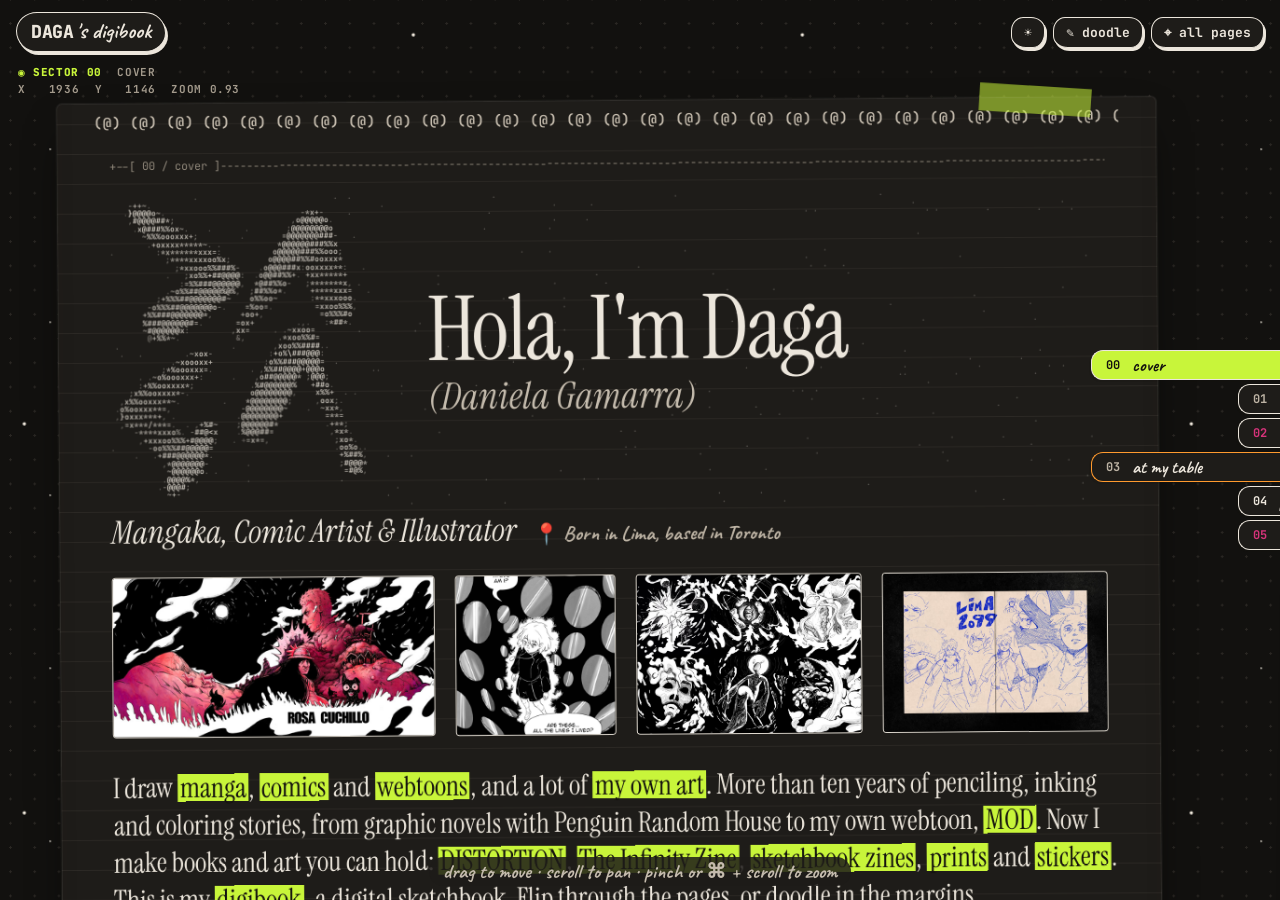
<file: comics/index.html>
<!doctype html>
<html lang="en"><head><meta charset="utf-8">
<title>DAGA · Manga & publications</title>
<meta name="robots" content="noindex">
<link rel="canonical" href="https://danielagamarra.github.io/manga-publications/">
<meta http-equiv="refresh" content="0; url=../manga-publications/">
<script>location.replace('../manga-publications/' + location.hash)</script>
</head><body><a href="../manga-publications/">DAGA · Manga & publications</a></body></html>
</file>
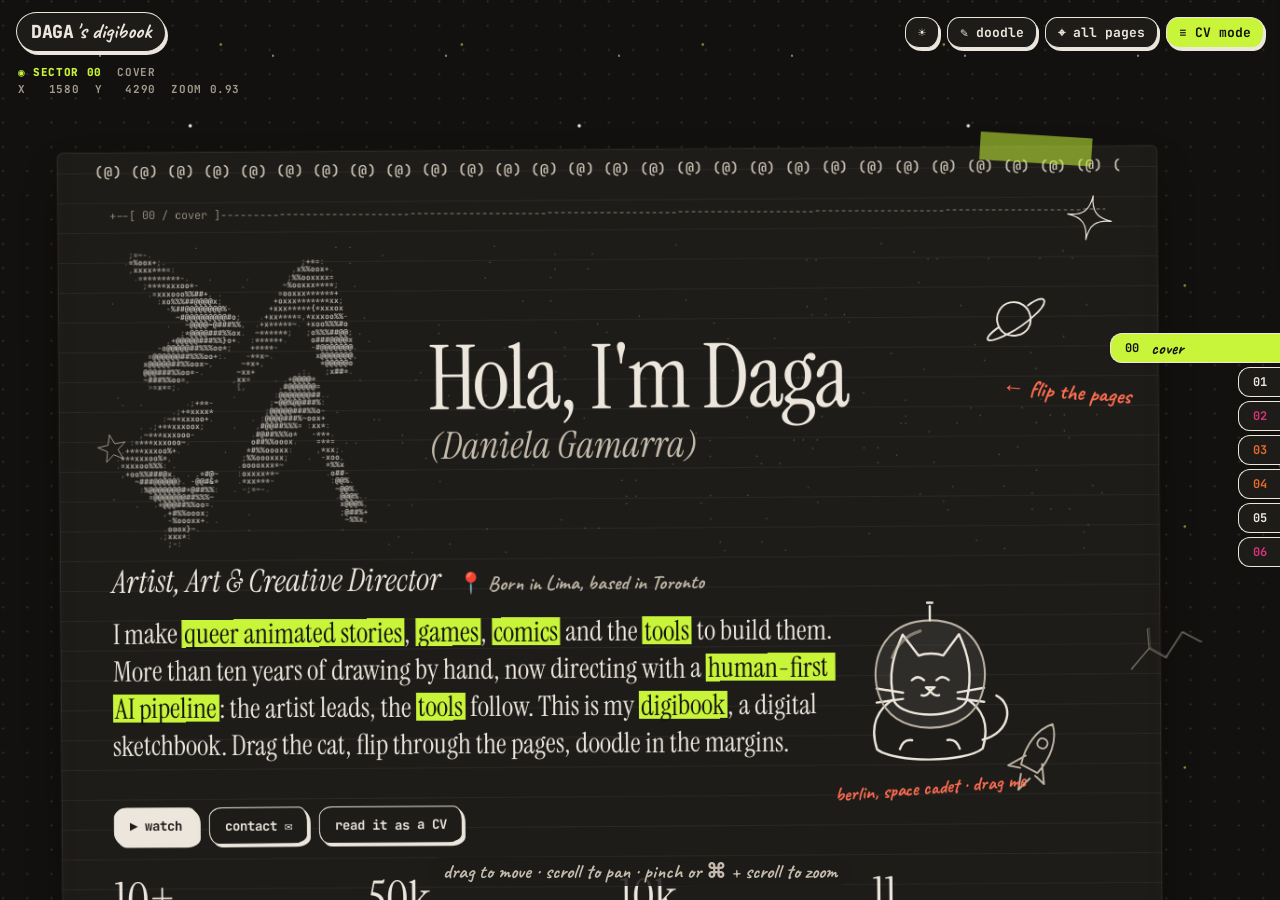
<file: direction/index.html>
<!doctype html>
<html lang="en">
<head>
<meta charset="utf-8">
<base href="../">
<meta name="viewport" content="width=device-width, initial-scale=1, viewport-fit=cover">
<title>DAGA's digibook · Daniela Gamarra · Artist, Art & Creative Director</title>
<meta name="description" content="Daga (Daniela Gamarra): artist, art and creative director in Toronto. Comics, games and animated stories, from the first sketch to the team that ships it.">
<meta name="theme-color" content="#12110f">
<meta property="og:type" content="website">
<meta property="og:title" content="DAGA · Artist, Art & Creative Director">
<meta property="og:description" content="Daga (Daniela Gamarra): artist, art and creative director in Toronto. Comics, games and animated stories, from the first sketch to the team that ships it.">
<meta property="og:url" content="https://danielagamarra.github.io/direction/">
<meta property="og:image" content="https://danielagamarra.github.io/assets/og.jpg">
<meta property="og:image:width" content="1200">
<meta property="og:image:height" content="630">
<meta property="og:image:alt" content="DAGA · Artist, Art & Creative Director">
<meta name="twitter:card" content="summary_large_image">
<meta name="twitter:image" content="https://danielagamarra.github.io/assets/og.jpg">
<link rel="canonical" href="https://danielagamarra.github.io/direction/">
<link rel="icon" href="favicon.svg?v=2" type="image/svg+xml">
<link rel="icon" href="favicon-32.png?v=2" sizes="32x32" type="image/png">
<link rel="apple-touch-icon" href="apple-touch-icon.png?v=3">
<link rel="preconnect" href="https://fonts.googleapis.com">
<link rel="preconnect" href="https://fonts.gstatic.com" crossorigin>
<link href="https://fonts.googleapis.com/css2?family=Caveat:wght@500;700&family=Instrument+Serif:ital@0;1&family=JetBrains+Mono:wght@400;700;800&display=swap" rel="stylesheet">
<script>try{var t=sessionStorage.getItem('daga-theme')}catch(e){}document.documentElement.dataset.theme=t==='light'?'light':'dark';</script>
<link rel="stylesheet" href="assets/style.css">
<script type="application/ld+json">
{"@context":"https://schema.org","@type":"Person","name":"Daniela Gamarra","alternateName":"Daga","jobTitle":"Artist, Art & Creative Director","address":{"@type":"PostalAddress","addressLocality":"Toronto","addressCountry":"CA"},"url":"https://danielagamarra.github.io/","sameAs":["https://www.instagram.com/in.daga","https://www.tiktok.com/@in.daga","https://www.linkedin.com/in/daniela-gamarra-saenz"],"alumniOf":["University of British Columbia","Pontifical Catholic University of Peru"]}
</script>
</head>
<body>
<!-- top bar -->
<header class="bar">
  <a class="brand" href="#cover" data-go="cover"><span class="brand-d">DAGA</span><span class="brand-s">'s digibook</span></a>
  <div class="bar-tools">
    <button class="tool" id="btn-theme" title="Paper (light) version" aria-label="Switch light or dark">☀</button>
    <button class="tool" id="btn-doodle" aria-pressed="false" title="Doodle on the digibook">✎ <span>doodle</span></button>
    <button class="tool" id="btn-fit" title="See every page">⌖ <span>all pages</span></button>
    <button class="tool tool-cv" id="btn-cv" title="Read it as a CV">≡ <span>CV mode</span></button>
  </div>
</header>

<!-- sketchbook index tabs -->
<nav class="tabs" id="tabs" aria-label="Digibook pages"></nav>

<!-- doodle palette -->
<div class="palette" id="palette" hidden>
  <button data-ink="ink" class="on" aria-label="Ink pen"><i style="background:var(--ink)"></i></button>
  <button data-ink="blue" aria-label="Blue pen"><i style="background:var(--blue)"></i></button>
  <button data-ink="red" aria-label="Red pen"><i style="background:var(--red)"></i></button>
  <button data-ink="lime" aria-label="Highlighter"><i style="background:var(--lime)"></i></button>
  <button data-act="undo" aria-label="Undo">↶</button>
  <button data-act="clear" aria-label="Clear doodles">✕</button>
  <button data-act="save" class="save" hidden>⤓ save for everyone</button>
  <span class="palette-hint">click + drag to draw anywhere · stays on this device</span>
</div>

<!-- the desk (infinite canvas) -->
<main class="desk" id="desk">
  <div class="world" id="world">
    <svg class="wlayer" id="sketch-bg" aria-hidden="true"></svg>
    <svg class="wlayer" id="shared-ink" aria-hidden="true"></svg>
    <svg class="ink-layer" id="ink-layer" aria-hidden="true"></svg>
    <svg class="wlayer" id="trail" aria-hidden="true"></svg>
  </div>
</main>

<div class="hud" id="hud" aria-hidden="true"></div>
<div class="hint" id="hint">drag to move · scroll to pan · pinch or ⌘ + scroll to zoom</div>

<!-- project page (detail) -->
<div class="sheet-wrap" id="sheet-wrap" hidden>
  <article class="sheet" id="sheet" role="dialog" aria-modal="true" aria-labelledby="sheet-title"></article>
</div>

<!-- CV mode -->
<section class="cv" id="cv" hidden aria-label="Curriculum vitae"></section>

<noscript><p style="padding:24px;font:16px/1.5 sans-serif">Daga (Daniela Gamarra) · Artist, Art & Creative Director · Toronto. This digibook needs JavaScript.</p></noscript>
<script>window.LENS = "direction";</script>
<script type="module" src="assets/app.js"></script>
</body>
</html>
</file>
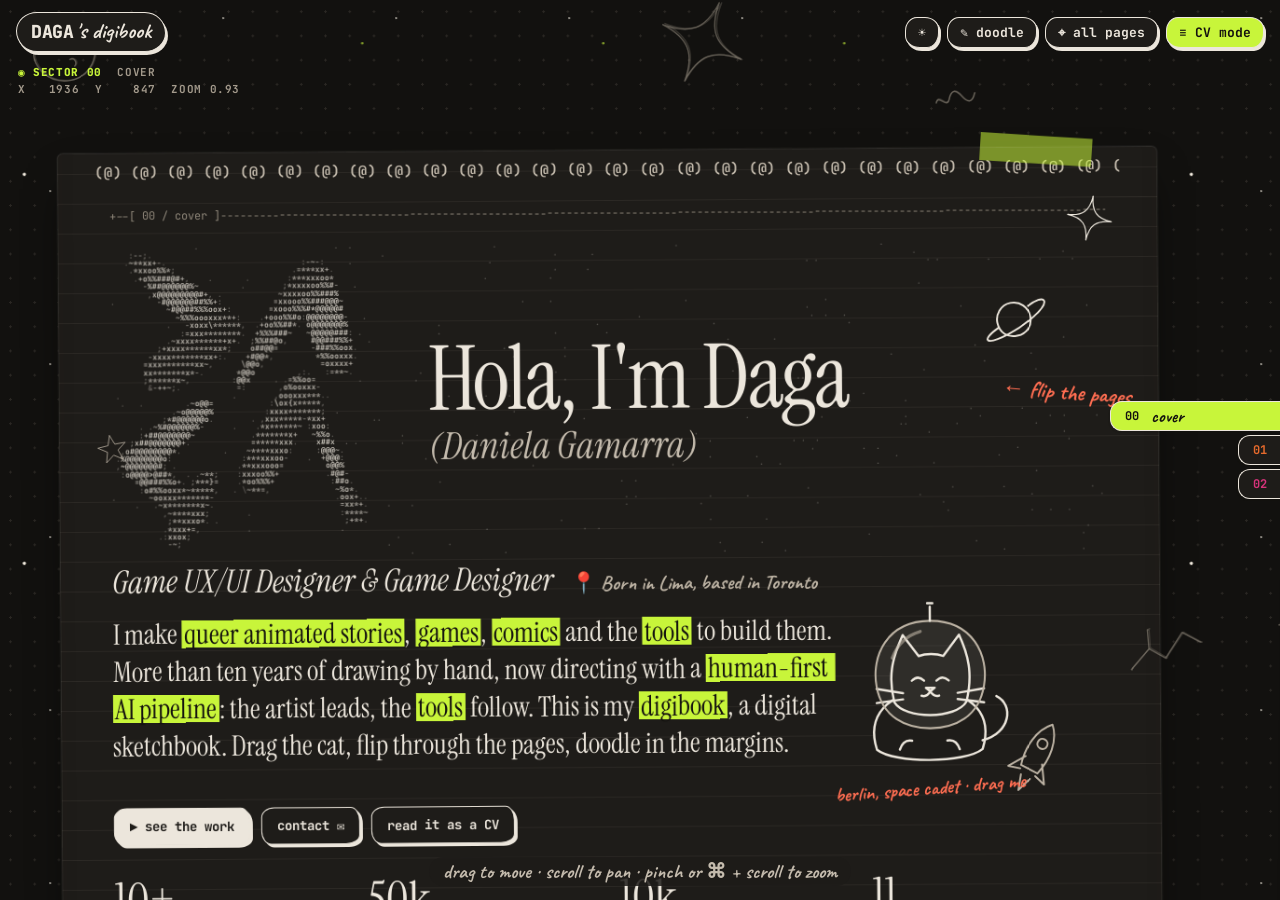
<file: game-ux/index.html>
<!doctype html>
<html lang="en">
<head>
<meta charset="utf-8">
<base href="../">
<meta name="viewport" content="width=device-width, initial-scale=1, viewport-fit=cover">
<title>DAGA's digibook · Daniela Gamarra · Game UX/UI Designer & Game Designer</title>
<meta name="description" content="Daga (Daniela Gamarra): game UX/UI designer and game designer in Toronto. The Calling, Escuela Kadabra, Cusco Paradox, Azoove.">
<meta name="theme-color" content="#12110f">
<meta property="og:type" content="website">
<meta property="og:title" content="DAGA · Game UX/UI Designer & Game Designer">
<meta property="og:description" content="Daga (Daniela Gamarra): game UX/UI designer and game designer in Toronto. The Calling, Escuela Kadabra, Cusco Paradox, Azoove.">
<meta property="og:url" content="https://danielagamarra.github.io/game-ux/">
<meta property="og:image" content="https://danielagamarra.github.io/assets/og.jpg">
<meta property="og:image:width" content="1200">
<meta property="og:image:height" content="630">
<meta property="og:image:alt" content="DAGA · Game UX/UI Designer & Game Designer">
<meta name="twitter:card" content="summary_large_image">
<meta name="twitter:image" content="https://danielagamarra.github.io/assets/og.jpg">
<link rel="canonical" href="https://danielagamarra.github.io/game-ux/">
<link rel="icon" href="favicon.svg?v=2" type="image/svg+xml">
<link rel="icon" href="favicon-32.png?v=2" sizes="32x32" type="image/png">
<link rel="apple-touch-icon" href="apple-touch-icon.png?v=3">
<link rel="preconnect" href="https://fonts.googleapis.com">
<link rel="preconnect" href="https://fonts.gstatic.com" crossorigin>
<link href="https://fonts.googleapis.com/css2?family=Caveat:wght@500;700&family=Instrument+Serif:ital@0;1&family=JetBrains+Mono:wght@400;700;800&display=swap" rel="stylesheet">
<script>try{var t=sessionStorage.getItem('daga-theme')}catch(e){}document.documentElement.dataset.theme=t==='light'?'light':'dark';</script>
<link rel="stylesheet" href="assets/style.css">
<script type="application/ld+json">
{"@context":"https://schema.org","@type":"Person","name":"Daniela Gamarra","alternateName":"Daga","jobTitle":"Game UX/UI Designer & Game Designer","address":{"@type":"PostalAddress","addressLocality":"Toronto","addressCountry":"CA"},"url":"https://danielagamarra.github.io/","sameAs":["https://www.instagram.com/in.daga","https://www.tiktok.com/@in.daga","https://www.linkedin.com/in/daniela-gamarra-saenz"],"alumniOf":["University of British Columbia","Pontifical Catholic University of Peru"]}
</script>
</head>
<body>
<!-- top bar -->
<header class="bar">
  <a class="brand" href="#cover" data-go="cover"><span class="brand-d">DAGA</span><span class="brand-s">'s digibook</span></a>
  <div class="bar-tools">
    <button class="tool" id="btn-theme" title="Paper (light) version" aria-label="Switch light or dark">☀</button>
    <button class="tool" id="btn-doodle" aria-pressed="false" title="Doodle on the digibook">✎ <span>doodle</span></button>
    <button class="tool" id="btn-fit" title="See every page">⌖ <span>all pages</span></button>
    <button class="tool tool-cv" id="btn-cv" title="Read it as a CV">≡ <span>CV mode</span></button>
  </div>
</header>

<!-- sketchbook index tabs -->
<nav class="tabs" id="tabs" aria-label="Digibook pages"></nav>

<!-- doodle palette -->
<div class="palette" id="palette" hidden>
  <button data-ink="ink" class="on" aria-label="Ink pen"><i style="background:var(--ink)"></i></button>
  <button data-ink="blue" aria-label="Blue pen"><i style="background:var(--blue)"></i></button>
  <button data-ink="red" aria-label="Red pen"><i style="background:var(--red)"></i></button>
  <button data-ink="lime" aria-label="Highlighter"><i style="background:var(--lime)"></i></button>
  <button data-act="undo" aria-label="Undo">↶</button>
  <button data-act="clear" aria-label="Clear doodles">✕</button>
  <button data-act="save" class="save" hidden>⤓ save for everyone</button>
  <span class="palette-hint">click + drag to draw anywhere · stays on this device</span>
</div>

<!-- the desk (infinite canvas) -->
<main class="desk" id="desk">
  <div class="world" id="world">
    <svg class="wlayer" id="sketch-bg" aria-hidden="true"></svg>
    <svg class="wlayer" id="shared-ink" aria-hidden="true"></svg>
    <svg class="ink-layer" id="ink-layer" aria-hidden="true"></svg>
    <svg class="wlayer" id="trail" aria-hidden="true"></svg>
  </div>
</main>

<div class="hud" id="hud" aria-hidden="true"></div>
<div class="hint" id="hint">drag to move · scroll to pan · pinch or ⌘ + scroll to zoom</div>

<!-- project page (detail) -->
<div class="sheet-wrap" id="sheet-wrap" hidden>
  <article class="sheet" id="sheet" role="dialog" aria-modal="true" aria-labelledby="sheet-title"></article>
</div>

<!-- CV mode -->
<section class="cv" id="cv" hidden aria-label="Curriculum vitae"></section>

<noscript><p style="padding:24px;font:16px/1.5 sans-serif">Daga (Daniela Gamarra) · Game UX/UI Designer & Game Designer · Toronto. This digibook needs JavaScript.</p></noscript>
<script>window.LENS = "game-ux";</script>
<script type="module" src="assets/app.js"></script>
</body>
</html>
</file>
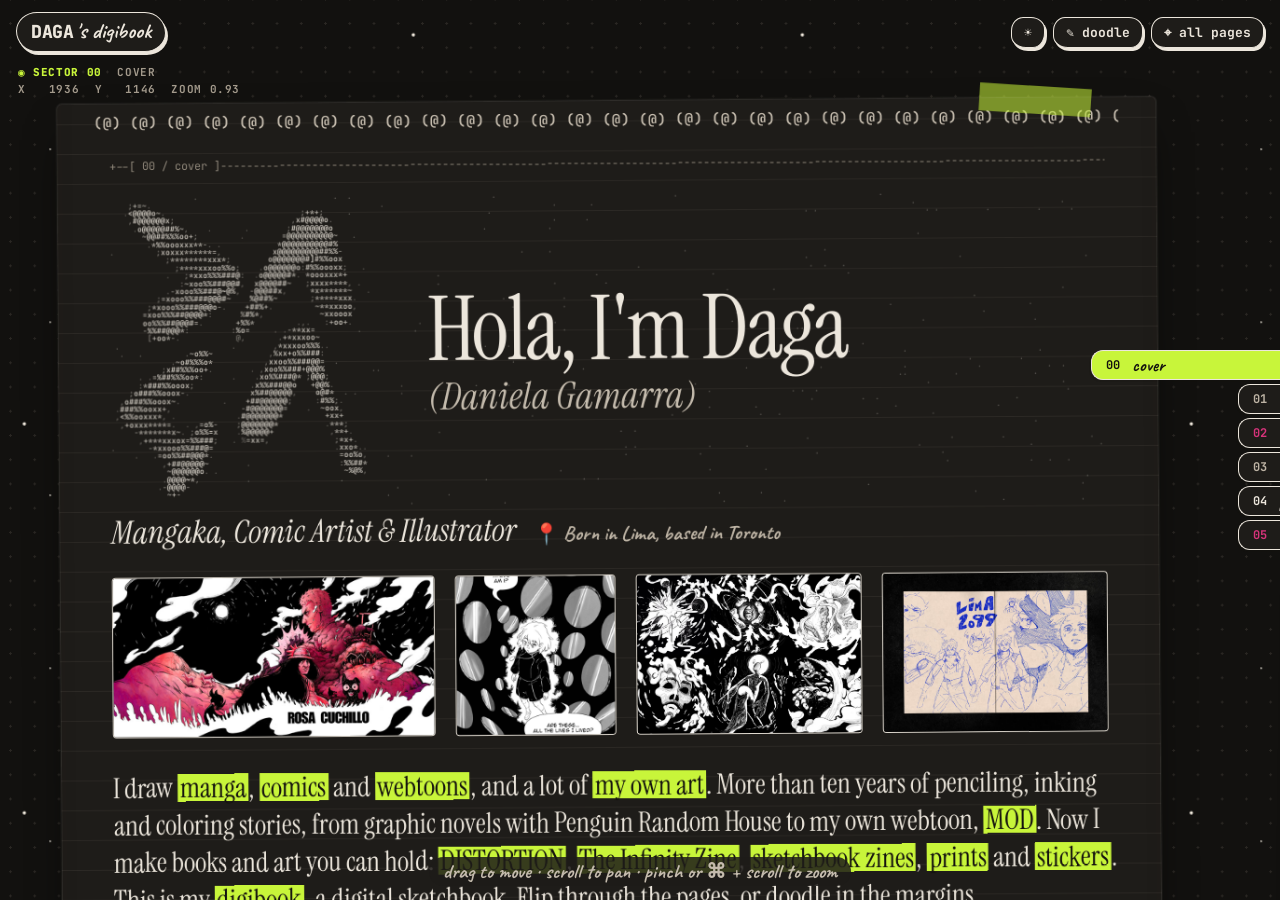
<file: manga-publications/index.html>
<!doctype html>
<html lang="en">
<head>
<meta charset="utf-8">
<base href="../">
<meta name="viewport" content="width=device-width, initial-scale=1, viewport-fit=cover">
<title>DAGA's digibook · Daniela Gamarra · Mangaka, Comic Artist & Illustrator</title>
<meta name="description" content="Daga (Daniela Gamarra): mangaka, comic artist and illustrator in Toronto. Manga, comics, webtoons and original art: Rosa Cuchillo and Mario with Penguin Random House, MOD, DISTORTION, zines, prints and stickers.">
<meta name="theme-color" content="#12110f">
<meta property="og:type" content="website">
<meta property="og:title" content="DAGA · Mangaka, Comic Artist & Illustrator">
<meta property="og:description" content="Daga (Daniela Gamarra): mangaka, comic artist and illustrator in Toronto. Manga, comics, webtoons and original art: Rosa Cuchillo and Mario with Penguin Random House, MOD, DISTORTION, zines, prints and stickers.">
<meta property="og:url" content="https://danielagamarra.github.io/manga-publications/">
<meta property="og:image" content="https://danielagamarra.github.io/assets/img/og-manga.jpg">
<meta property="og:image:width" content="1200">
<meta property="og:image:height" content="630">
<meta property="og:image:alt" content="DAGA · Mangaka, Comic Artist & Illustrator">
<meta name="twitter:card" content="summary_large_image">
<meta name="twitter:image" content="https://danielagamarra.github.io/assets/img/og-manga.jpg">
<link rel="canonical" href="https://danielagamarra.github.io/manga-publications/">
<link rel="icon" href="favicon.svg?v=2" type="image/svg+xml">
<link rel="icon" href="favicon-32.png?v=2" sizes="32x32" type="image/png">
<link rel="apple-touch-icon" href="apple-touch-icon.png?v=3">
<link rel="preconnect" href="https://fonts.googleapis.com">
<link rel="preconnect" href="https://fonts.gstatic.com" crossorigin>
<link href="https://fonts.googleapis.com/css2?family=Caveat:wght@500;700&family=Instrument+Serif:ital@0;1&family=JetBrains+Mono:wght@400;700;800&display=swap" rel="stylesheet">
<script>try{var t=sessionStorage.getItem('daga-theme')}catch(e){}document.documentElement.dataset.theme=t==='light'?'light':'dark';</script>
<link rel="stylesheet" href="assets/style.css">
<script type="application/ld+json">
{"@context":"https://schema.org","@type":"Person","name":"Daniela Gamarra","alternateName":"Daga","jobTitle":"Mangaka, Comic Artist & Illustrator","address":{"@type":"PostalAddress","addressLocality":"Toronto","addressCountry":"CA"},"url":"https://danielagamarra.github.io/","sameAs":["https://www.instagram.com/in.daga","https://www.tiktok.com/@in.daga","https://www.linkedin.com/in/daniela-gamarra-saenz"],"alumniOf":["University of British Columbia","Pontifical Catholic University of Peru"]}
</script>
</head>
<body>
<!-- top bar -->
<header class="bar">
  <a class="brand" href="#cover" data-go="cover"><span class="brand-d">DAGA</span><span class="brand-s">'s digibook</span></a>
  <div class="bar-tools">
    <button class="tool" id="btn-theme" title="Paper (light) version" aria-label="Switch light or dark">☀</button>
    <button class="tool" id="btn-doodle" aria-pressed="false" title="Doodle on the digibook">✎ <span>doodle</span></button>
    <button class="tool" id="btn-fit" title="See every page">⌖ <span>all pages</span></button>
    <button class="tool tool-cv" id="btn-cv" title="Read it as a CV">≡ <span>CV mode</span></button>
  </div>
</header>

<!-- sketchbook index tabs -->
<nav class="tabs" id="tabs" aria-label="Digibook pages"></nav>

<!-- doodle palette -->
<div class="palette" id="palette" hidden>
  <button data-ink="ink" class="on" aria-label="Ink pen"><i style="background:var(--ink)"></i></button>
  <button data-ink="blue" aria-label="Blue pen"><i style="background:var(--blue)"></i></button>
  <button data-ink="red" aria-label="Red pen"><i style="background:var(--red)"></i></button>
  <button data-ink="lime" aria-label="Highlighter"><i style="background:var(--lime)"></i></button>
  <button data-act="undo" aria-label="Undo">↶</button>
  <button data-act="clear" aria-label="Clear doodles">✕</button>
  <button data-act="save" class="save" hidden>⤓ save for everyone</button>
  <span class="palette-hint">click + drag to draw anywhere · stays on this device</span>
</div>

<!-- the desk (infinite canvas) -->
<main class="desk" id="desk">
  <div class="world" id="world">
    <svg class="wlayer" id="sketch-bg" aria-hidden="true"></svg>
    <svg class="wlayer" id="shared-ink" aria-hidden="true"></svg>
    <svg class="ink-layer" id="ink-layer" aria-hidden="true"></svg>
    <svg class="wlayer" id="trail" aria-hidden="true"></svg>
  </div>
</main>

<div class="hud" id="hud" aria-hidden="true"></div>
<div class="hint" id="hint">drag to move · scroll to pan · pinch or ⌘ + scroll to zoom</div>

<!-- project page (detail) -->
<div class="sheet-wrap" id="sheet-wrap" hidden>
  <article class="sheet" id="sheet" role="dialog" aria-modal="true" aria-labelledby="sheet-title"></article>
</div>

<!-- CV mode -->
<section class="cv" id="cv" hidden aria-label="Curriculum vitae"></section>

<noscript><p style="padding:24px;font:16px/1.5 sans-serif">Daga (Daniela Gamarra) · Mangaka, Comic Artist & Illustrator · Toronto. This digibook needs JavaScript.</p></noscript>
<script>window.LENS = "manga-publications";</script>
<script type="module" src="assets/app.js"></script>
</body>
</html>
</file>
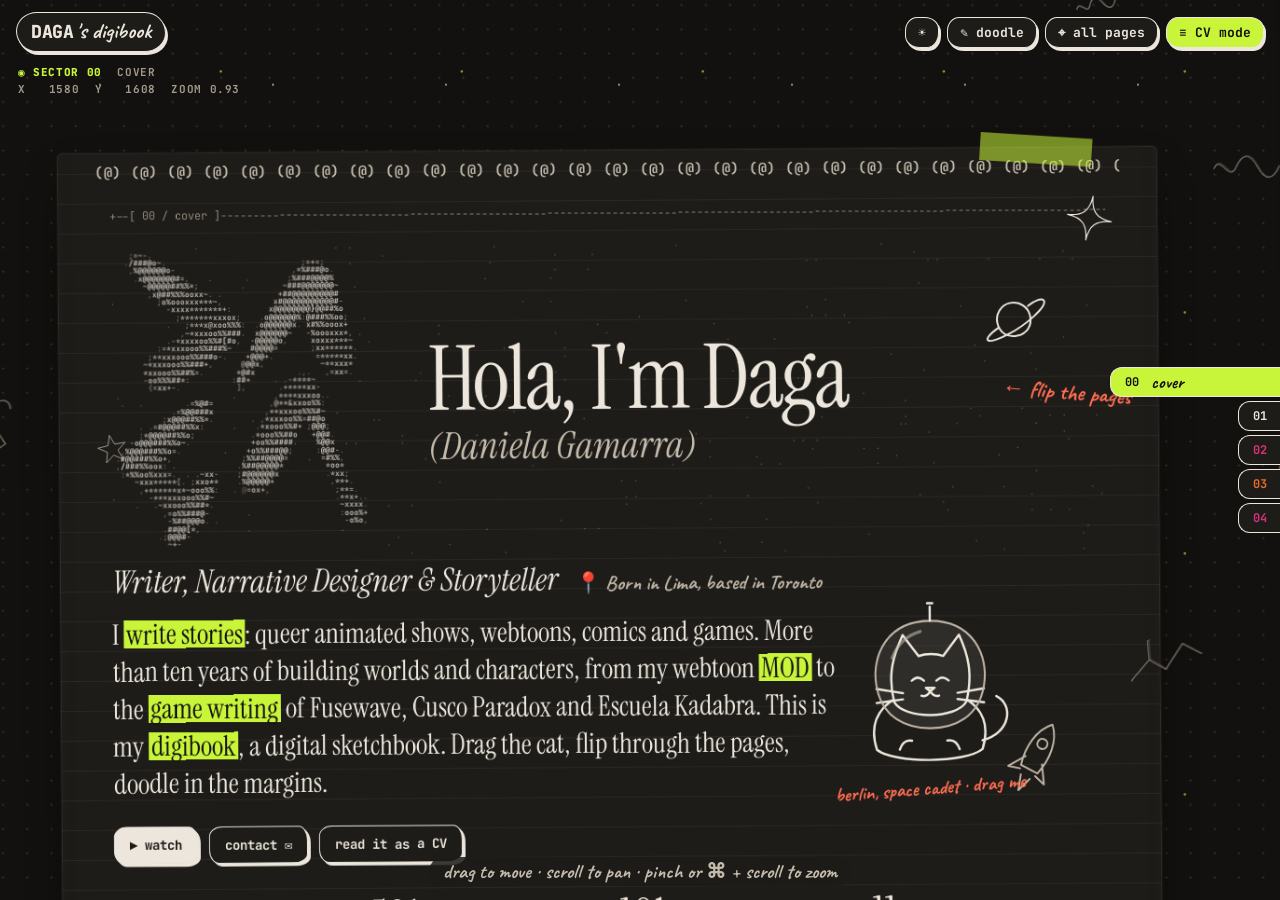
<file: narrative/index.html>
<!doctype html>
<html lang="en">
<head>
<meta charset="utf-8">
<base href="../">
<meta name="viewport" content="width=device-width, initial-scale=1, viewport-fit=cover">
<title>DAGA's digibook · Daniela Gamarra · Writer, Narrative Designer & Storyteller</title>
<meta name="description" content="Daga (Daniela Gamarra): writer and narrative designer in Toronto. Stories for comics, webtoons, games and animated shows.">
<meta name="theme-color" content="#12110f">
<meta property="og:type" content="website">
<meta property="og:title" content="DAGA · Writer, Narrative Designer & Storyteller">
<meta property="og:description" content="Daga (Daniela Gamarra): writer and narrative designer in Toronto. Stories for comics, webtoons, games and animated shows.">
<meta property="og:url" content="https://danielagamarra.github.io/narrative/">
<meta property="og:image" content="https://danielagamarra.github.io/assets/og.jpg">
<meta property="og:image:width" content="1200">
<meta property="og:image:height" content="630">
<meta property="og:image:alt" content="DAGA · Writer, Narrative Designer & Storyteller">
<meta name="twitter:card" content="summary_large_image">
<meta name="twitter:image" content="https://danielagamarra.github.io/assets/og.jpg">
<link rel="canonical" href="https://danielagamarra.github.io/narrative/">
<link rel="icon" href="favicon.svg?v=2" type="image/svg+xml">
<link rel="icon" href="favicon-32.png?v=2" sizes="32x32" type="image/png">
<link rel="apple-touch-icon" href="apple-touch-icon.png?v=3">
<link rel="preconnect" href="https://fonts.googleapis.com">
<link rel="preconnect" href="https://fonts.gstatic.com" crossorigin>
<link href="https://fonts.googleapis.com/css2?family=Caveat:wght@500;700&family=Instrument+Serif:ital@0;1&family=JetBrains+Mono:wght@400;700;800&display=swap" rel="stylesheet">
<script>try{var t=sessionStorage.getItem('daga-theme')}catch(e){}document.documentElement.dataset.theme=t==='light'?'light':'dark';</script>
<link rel="stylesheet" href="assets/style.css">
<script type="application/ld+json">
{"@context":"https://schema.org","@type":"Person","name":"Daniela Gamarra","alternateName":"Daga","jobTitle":"Writer, Narrative Designer & Storyteller","address":{"@type":"PostalAddress","addressLocality":"Toronto","addressCountry":"CA"},"url":"https://danielagamarra.github.io/","sameAs":["https://www.instagram.com/in.daga","https://www.tiktok.com/@in.daga","https://www.linkedin.com/in/daniela-gamarra-saenz"],"alumniOf":["University of British Columbia","Pontifical Catholic University of Peru"]}
</script>
</head>
<body>
<!-- top bar -->
<header class="bar">
  <a class="brand" href="#cover" data-go="cover"><span class="brand-d">DAGA</span><span class="brand-s">'s digibook</span></a>
  <div class="bar-tools">
    <button class="tool" id="btn-theme" title="Paper (light) version" aria-label="Switch light or dark">☀</button>
    <button class="tool" id="btn-doodle" aria-pressed="false" title="Doodle on the digibook">✎ <span>doodle</span></button>
    <button class="tool" id="btn-fit" title="See every page">⌖ <span>all pages</span></button>
    <button class="tool tool-cv" id="btn-cv" title="Read it as a CV">≡ <span>CV mode</span></button>
  </div>
</header>

<!-- sketchbook index tabs -->
<nav class="tabs" id="tabs" aria-label="Digibook pages"></nav>

<!-- doodle palette -->
<div class="palette" id="palette" hidden>
  <button data-ink="ink" class="on" aria-label="Ink pen"><i style="background:var(--ink)"></i></button>
  <button data-ink="blue" aria-label="Blue pen"><i style="background:var(--blue)"></i></button>
  <button data-ink="red" aria-label="Red pen"><i style="background:var(--red)"></i></button>
  <button data-ink="lime" aria-label="Highlighter"><i style="background:var(--lime)"></i></button>
  <button data-act="undo" aria-label="Undo">↶</button>
  <button data-act="clear" aria-label="Clear doodles">✕</button>
  <button data-act="save" class="save" hidden>⤓ save for everyone</button>
  <span class="palette-hint">click + drag to draw anywhere · stays on this device</span>
</div>

<!-- the desk (infinite canvas) -->
<main class="desk" id="desk">
  <div class="world" id="world">
    <svg class="wlayer" id="sketch-bg" aria-hidden="true"></svg>
    <svg class="wlayer" id="shared-ink" aria-hidden="true"></svg>
    <svg class="ink-layer" id="ink-layer" aria-hidden="true"></svg>
    <svg class="wlayer" id="trail" aria-hidden="true"></svg>
  </div>
</main>

<div class="hud" id="hud" aria-hidden="true"></div>
<div class="hint" id="hint">drag to move · scroll to pan · pinch or ⌘ + scroll to zoom</div>

<!-- project page (detail) -->
<div class="sheet-wrap" id="sheet-wrap" hidden>
  <article class="sheet" id="sheet" role="dialog" aria-modal="true" aria-labelledby="sheet-title"></article>
</div>

<!-- CV mode -->
<section class="cv" id="cv" hidden aria-label="Curriculum vitae"></section>

<noscript><p style="padding:24px;font:16px/1.5 sans-serif">Daga (Daniela Gamarra) · Writer, Narrative Designer & Storyteller · Toronto. This digibook needs JavaScript.</p></noscript>
<script>window.LENS = "narrative";</script>
<script type="module" src="assets/app.js"></script>
</body>
</html>
</file>
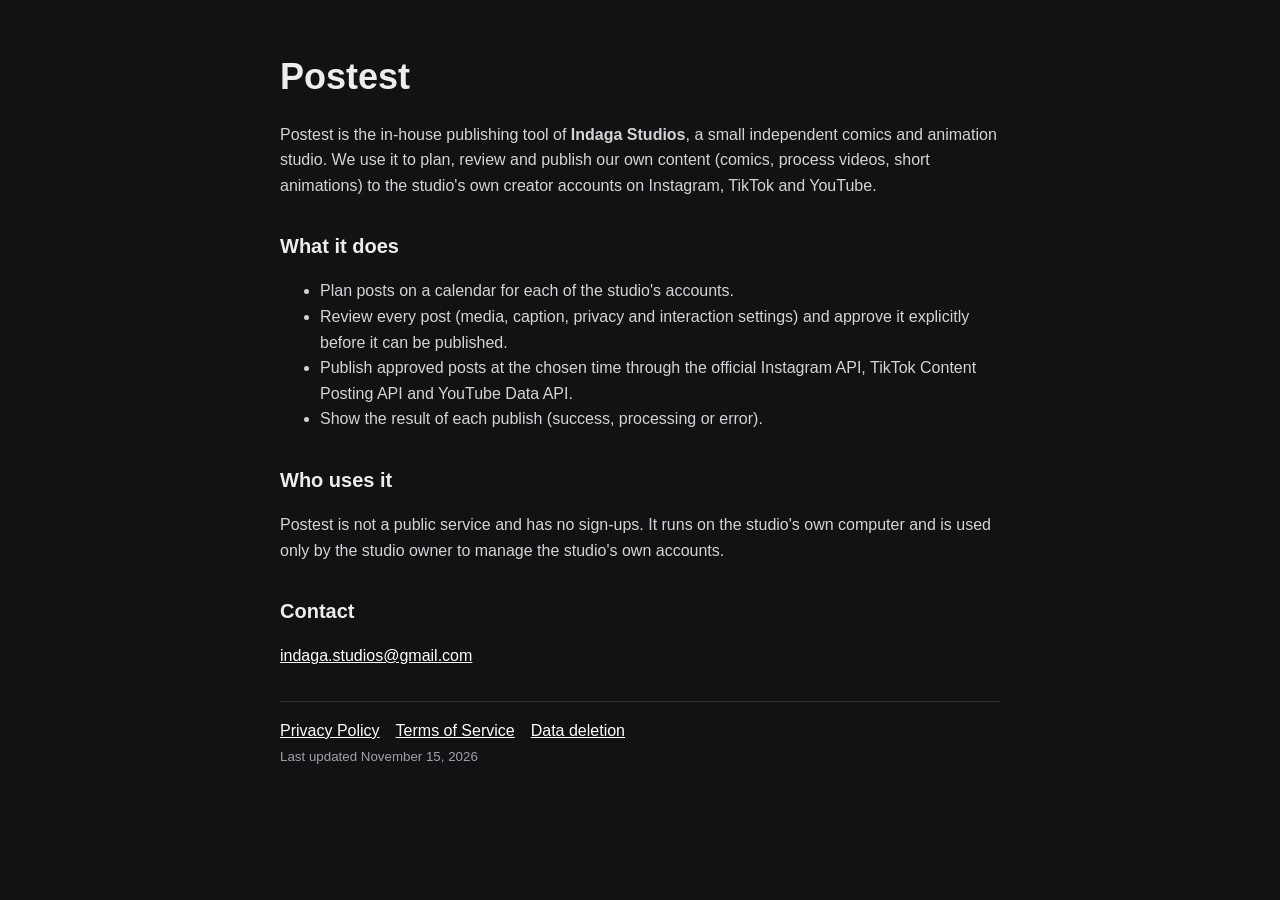
<file: postest/index.html>
<!doctype html>
<html lang="en">
<head>
<meta charset="utf-8">
<meta name="viewport" content="width=device-width, initial-scale=1">
<title>Postest by Indaga Studios</title>
<meta name="description" content="Postest is the in-house publishing tool Indaga Studios uses to schedule its own posts to Instagram, TikTok and YouTube.">
<style>
:root{--bg:#121214;--fg:#ededed;--muted:#a1a1aa;--line:#2e2e34}
body{margin:0;background:var(--bg);color:var(--fg);font:16px/1.6 -apple-system,BlinkMacSystemFont,"Inter",sans-serif}
main{max-width:720px;margin:0 auto;padding:48px 16px}
h1{font-size:36px;margin:0 0 8px}h2{font-size:20px;margin:32px 0 8px}
p,li{color:#d4d4d8}a{color:#ffffff}small{color:var(--muted)}
nav{display:flex;gap:16px;flex-wrap:wrap;margin-top:32px;padding-top:16px;border-top:1px solid var(--line)}
</style>
</head>
<body>
<main>
<h1>Postest</h1>
<p>Postest is the in-house publishing tool of <strong>Indaga Studios</strong>, a small independent comics and animation studio. We use it to plan, review and publish our own content (comics, process videos, short animations) to the studio's own creator accounts on Instagram, TikTok and YouTube.</p>
<h2>What it does</h2>
<ul>
<li>Plan posts on a calendar for each of the studio's accounts.</li>
<li>Review every post (media, caption, privacy and interaction settings) and approve it explicitly before it can be published.</li>
<li>Publish approved posts at the chosen time through the official Instagram API, TikTok Content Posting API and YouTube Data API.</li>
<li>Show the result of each publish (success, processing or error).</li>
</ul>
<h2>Who uses it</h2>
<p>Postest is not a public service and has no sign-ups. It runs on the studio's own computer and is used only by the studio owner to manage the studio's own accounts.</p>
<h2>Contact</h2>
<p><a href="mailto:indaga.studios@gmail.com">indaga.studios@gmail.com</a></p>
<nav><a href="privacy.html">Privacy Policy</a><a href="terms.html">Terms of Service</a><a href="privacy.html#data-deletion">Data deletion</a></nav>
<small>Last updated November 15, 2026</small>
</main>
</body>
</html>
</file>
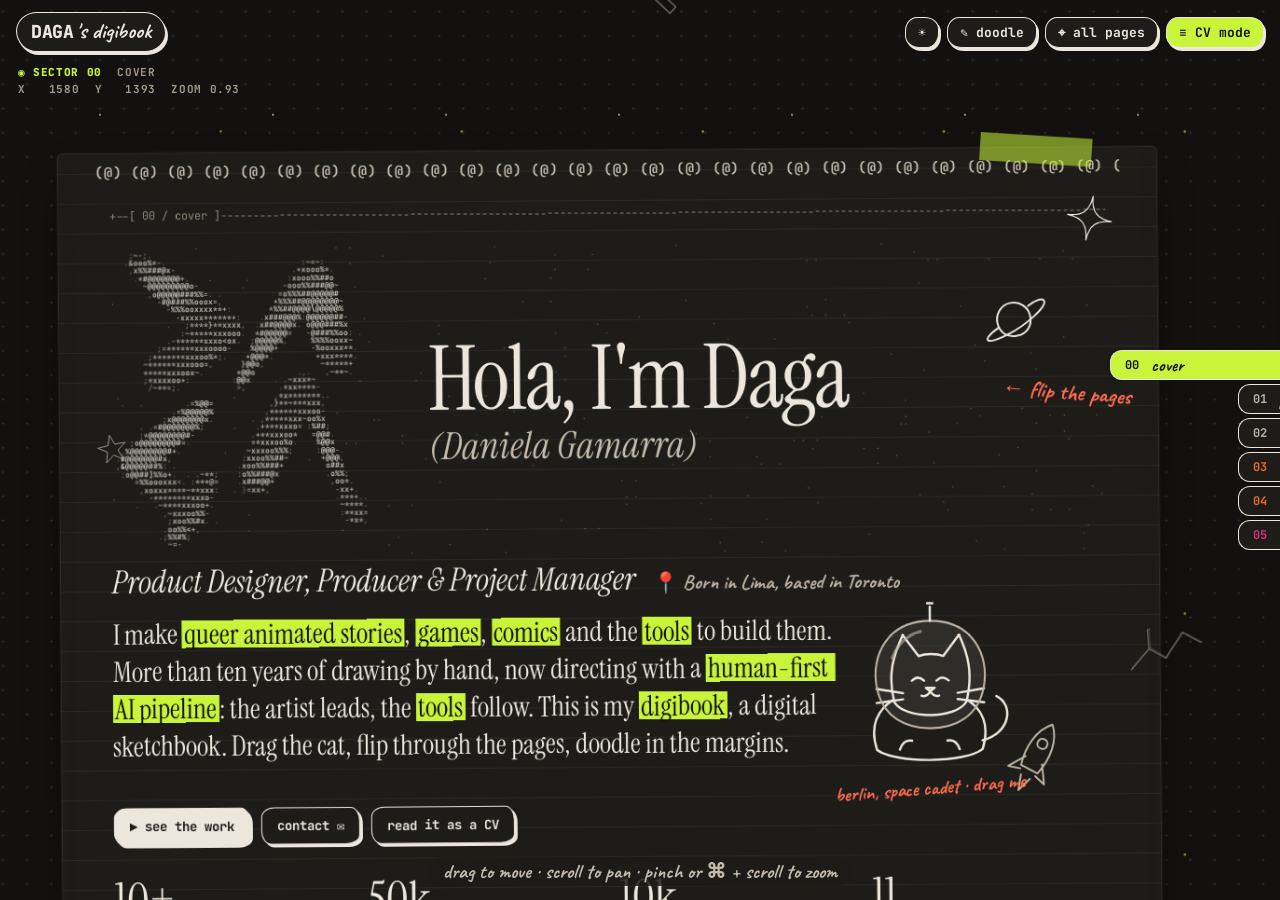
<file: product/index.html>
<!doctype html>
<html lang="en">
<head>
<meta charset="utf-8">
<base href="../">
<meta name="viewport" content="width=device-width, initial-scale=1, viewport-fit=cover">
<title>DAGA's digibook · Daniela Gamarra · Product Designer, Producer & Project Manager</title>
<meta name="description" content="Daga (Daniela Gamarra): product designer, producer and project manager in Toronto. Apps, tools and games from research to launch.">
<meta name="theme-color" content="#12110f">
<meta property="og:type" content="website">
<meta property="og:title" content="DAGA · Product Designer, Producer & Project Manager">
<meta property="og:description" content="Daga (Daniela Gamarra): product designer, producer and project manager in Toronto. Apps, tools and games from research to launch.">
<meta property="og:url" content="https://danielagamarra.github.io/product/">
<meta property="og:image" content="https://danielagamarra.github.io/assets/og.jpg">
<meta property="og:image:width" content="1200">
<meta property="og:image:height" content="630">
<meta property="og:image:alt" content="DAGA · Product Designer, Producer & Project Manager">
<meta name="twitter:card" content="summary_large_image">
<meta name="twitter:image" content="https://danielagamarra.github.io/assets/og.jpg">
<link rel="canonical" href="https://danielagamarra.github.io/product/">
<link rel="icon" href="favicon.svg?v=2" type="image/svg+xml">
<link rel="icon" href="favicon-32.png?v=2" sizes="32x32" type="image/png">
<link rel="apple-touch-icon" href="apple-touch-icon.png?v=3">
<link rel="preconnect" href="https://fonts.googleapis.com">
<link rel="preconnect" href="https://fonts.gstatic.com" crossorigin>
<link href="https://fonts.googleapis.com/css2?family=Caveat:wght@500;700&family=Instrument+Serif:ital@0;1&family=JetBrains+Mono:wght@400;700;800&display=swap" rel="stylesheet">
<script>try{var t=sessionStorage.getItem('daga-theme')}catch(e){}document.documentElement.dataset.theme=t==='light'?'light':'dark';</script>
<link rel="stylesheet" href="assets/style.css">
<script type="application/ld+json">
{"@context":"https://schema.org","@type":"Person","name":"Daniela Gamarra","alternateName":"Daga","jobTitle":"Product Designer, Producer & Project Manager","address":{"@type":"PostalAddress","addressLocality":"Toronto","addressCountry":"CA"},"url":"https://danielagamarra.github.io/","sameAs":["https://www.instagram.com/in.daga","https://www.tiktok.com/@in.daga","https://www.linkedin.com/in/daniela-gamarra-saenz"],"alumniOf":["University of British Columbia","Pontifical Catholic University of Peru"]}
</script>
</head>
<body>
<!-- top bar -->
<header class="bar">
  <a class="brand" href="#cover" data-go="cover"><span class="brand-d">DAGA</span><span class="brand-s">'s digibook</span></a>
  <div class="bar-tools">
    <button class="tool" id="btn-theme" title="Paper (light) version" aria-label="Switch light or dark">☀</button>
    <button class="tool" id="btn-doodle" aria-pressed="false" title="Doodle on the digibook">✎ <span>doodle</span></button>
    <button class="tool" id="btn-fit" title="See every page">⌖ <span>all pages</span></button>
    <button class="tool tool-cv" id="btn-cv" title="Read it as a CV">≡ <span>CV mode</span></button>
  </div>
</header>

<!-- sketchbook index tabs -->
<nav class="tabs" id="tabs" aria-label="Digibook pages"></nav>

<!-- doodle palette -->
<div class="palette" id="palette" hidden>
  <button data-ink="ink" class="on" aria-label="Ink pen"><i style="background:var(--ink)"></i></button>
  <button data-ink="blue" aria-label="Blue pen"><i style="background:var(--blue)"></i></button>
  <button data-ink="red" aria-label="Red pen"><i style="background:var(--red)"></i></button>
  <button data-ink="lime" aria-label="Highlighter"><i style="background:var(--lime)"></i></button>
  <button data-act="undo" aria-label="Undo">↶</button>
  <button data-act="clear" aria-label="Clear doodles">✕</button>
  <button data-act="save" class="save" hidden>⤓ save for everyone</button>
  <span class="palette-hint">click + drag to draw anywhere · stays on this device</span>
</div>

<!-- the desk (infinite canvas) -->
<main class="desk" id="desk">
  <div class="world" id="world">
    <svg class="wlayer" id="sketch-bg" aria-hidden="true"></svg>
    <svg class="wlayer" id="shared-ink" aria-hidden="true"></svg>
    <svg class="ink-layer" id="ink-layer" aria-hidden="true"></svg>
    <svg class="wlayer" id="trail" aria-hidden="true"></svg>
  </div>
</main>

<div class="hud" id="hud" aria-hidden="true"></div>
<div class="hint" id="hint">drag to move · scroll to pan · pinch or ⌘ + scroll to zoom</div>

<!-- project page (detail) -->
<div class="sheet-wrap" id="sheet-wrap" hidden>
  <article class="sheet" id="sheet" role="dialog" aria-modal="true" aria-labelledby="sheet-title"></article>
</div>

<!-- CV mode -->
<section class="cv" id="cv" hidden aria-label="Curriculum vitae"></section>

<noscript><p style="padding:24px;font:16px/1.5 sans-serif">Daga (Daniela Gamarra) · Product Designer, Producer & Project Manager · Toronto. This digibook needs JavaScript.</p></noscript>
<script>window.LENS = "product";</script>
<script type="module" src="assets/app.js"></script>
</body>
</html>
</file>
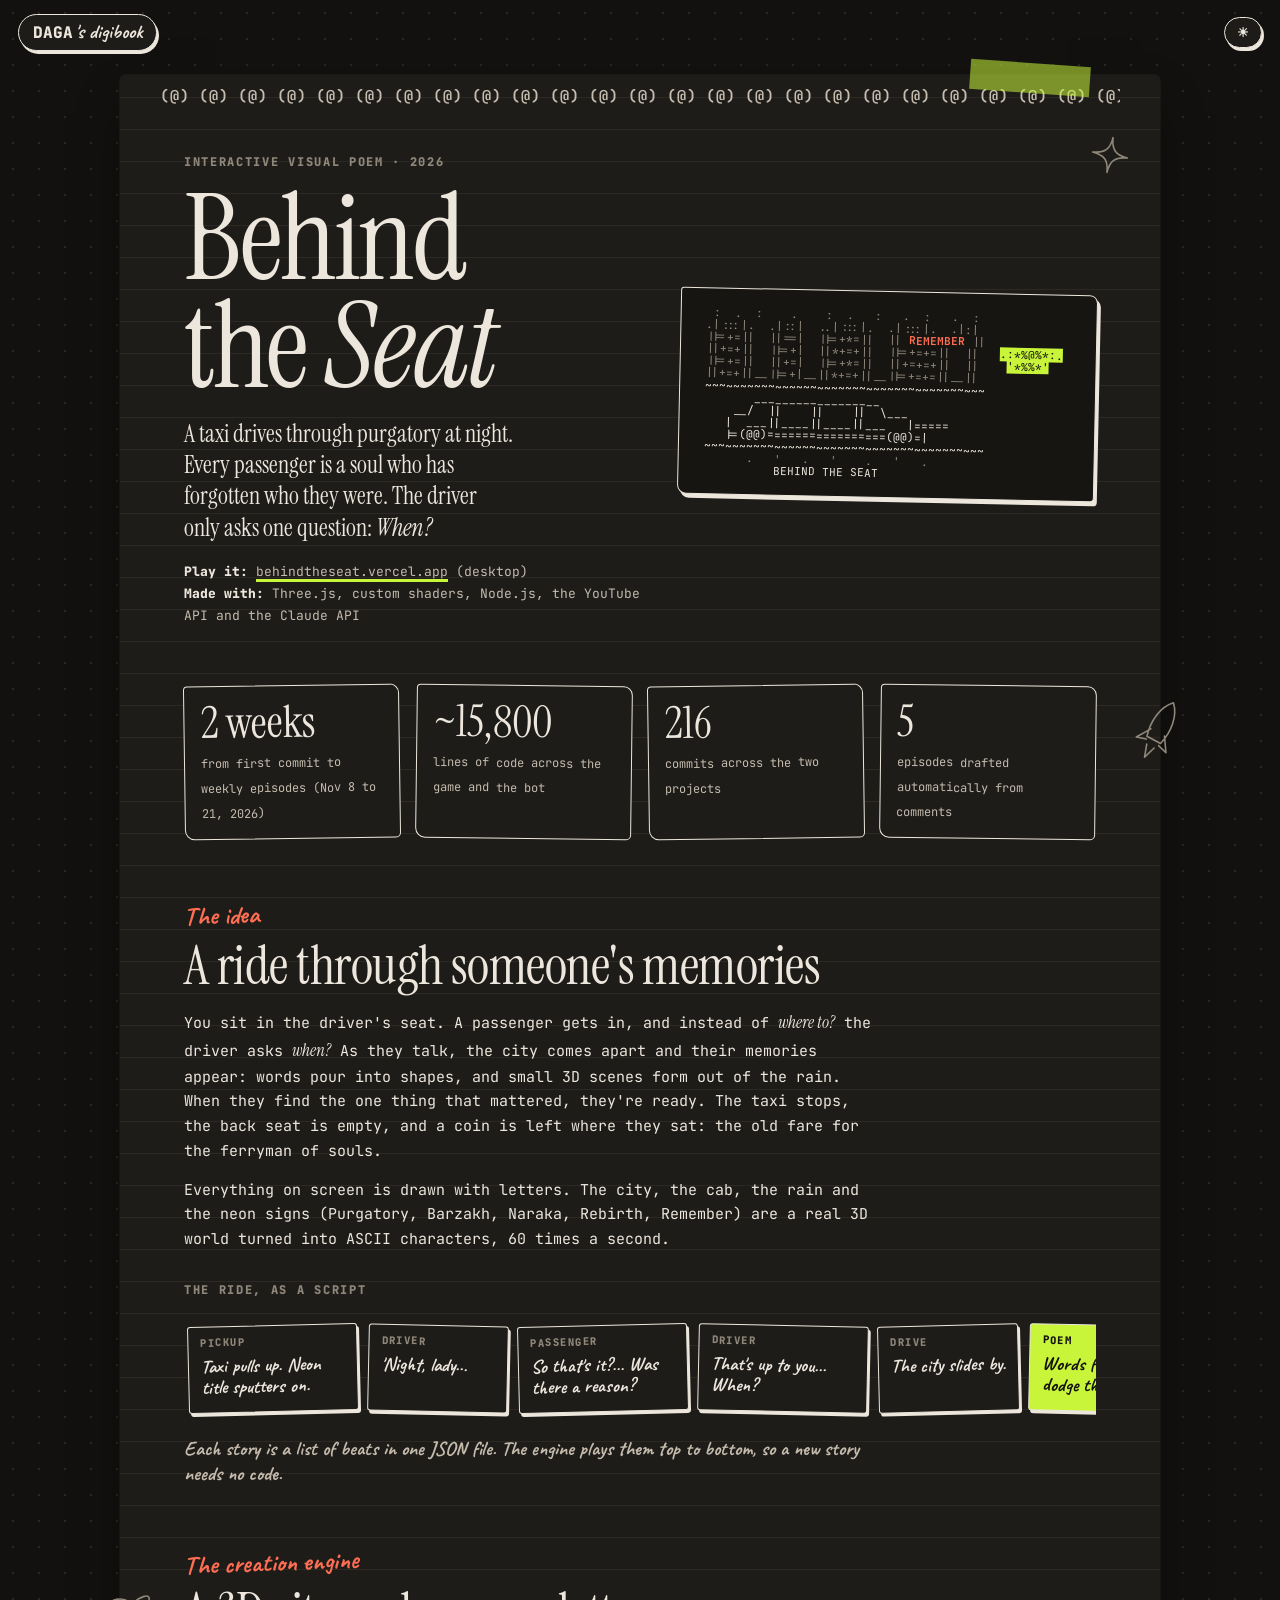
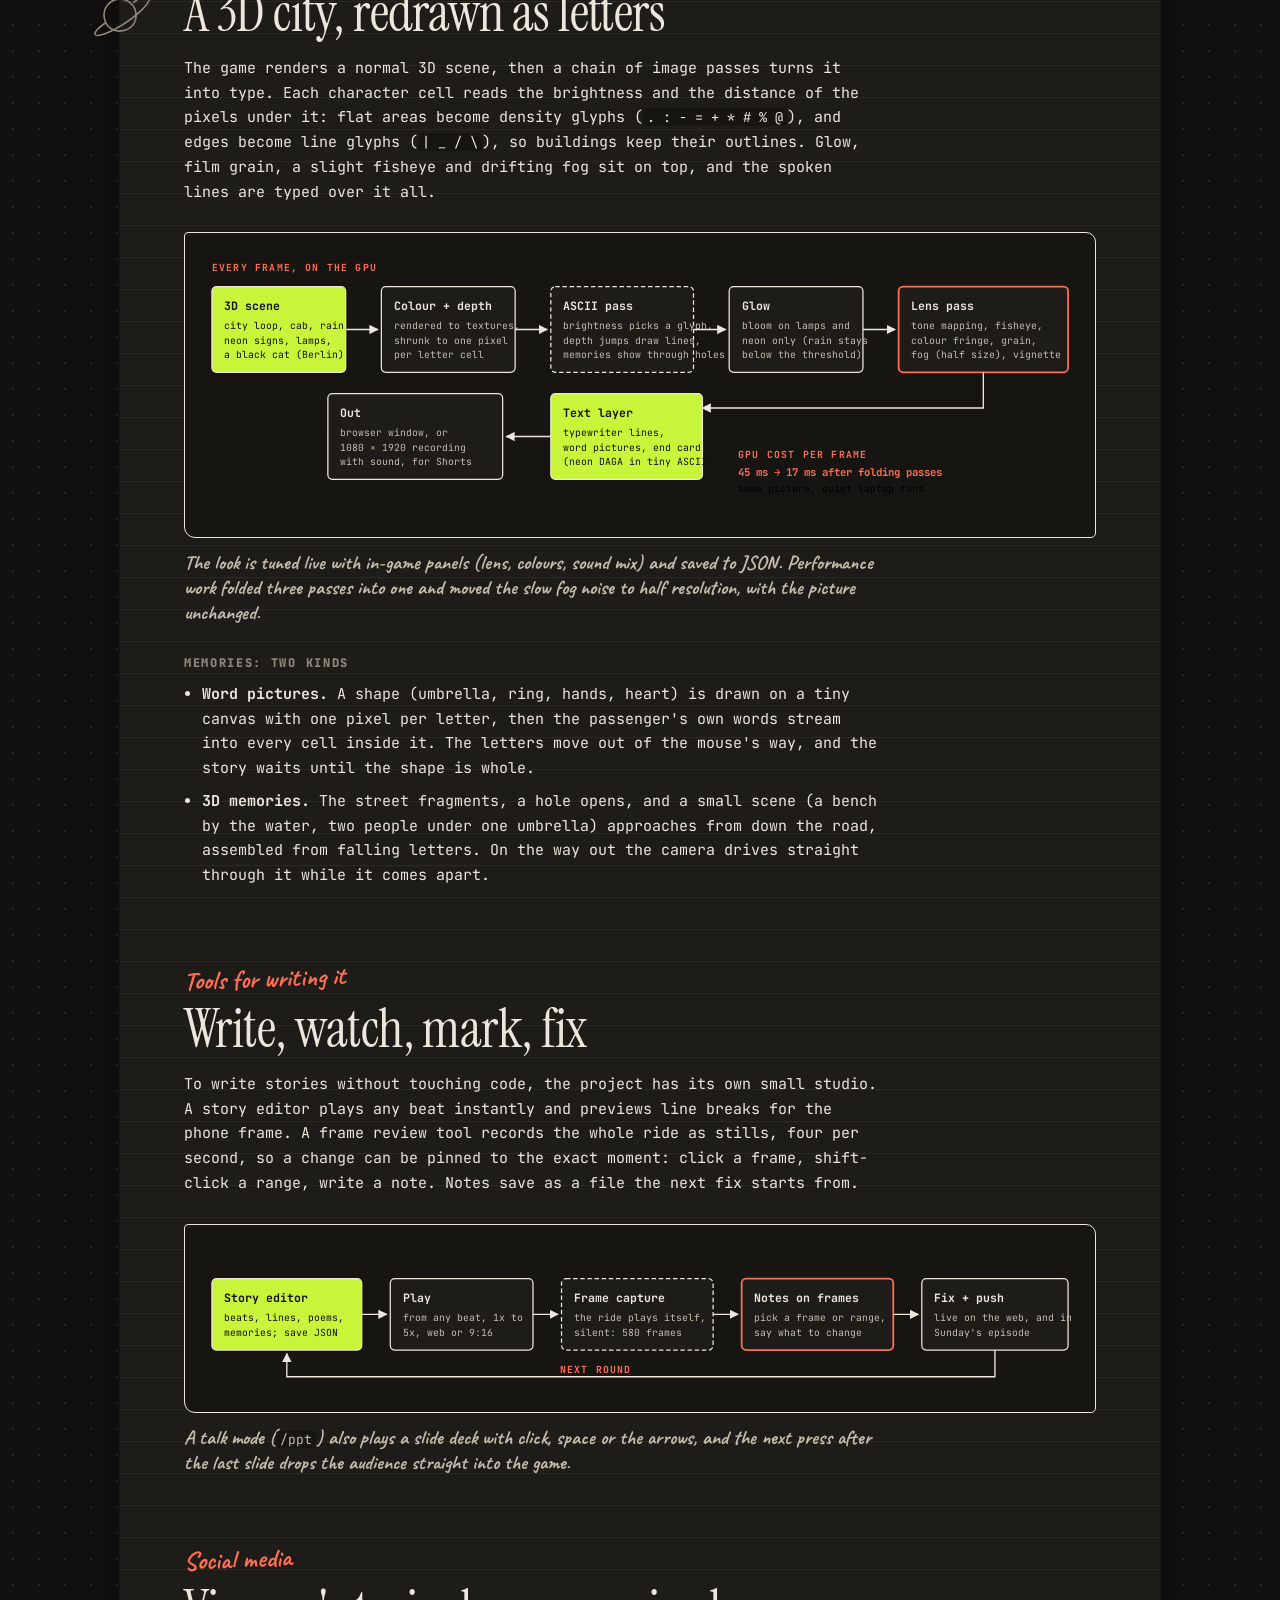
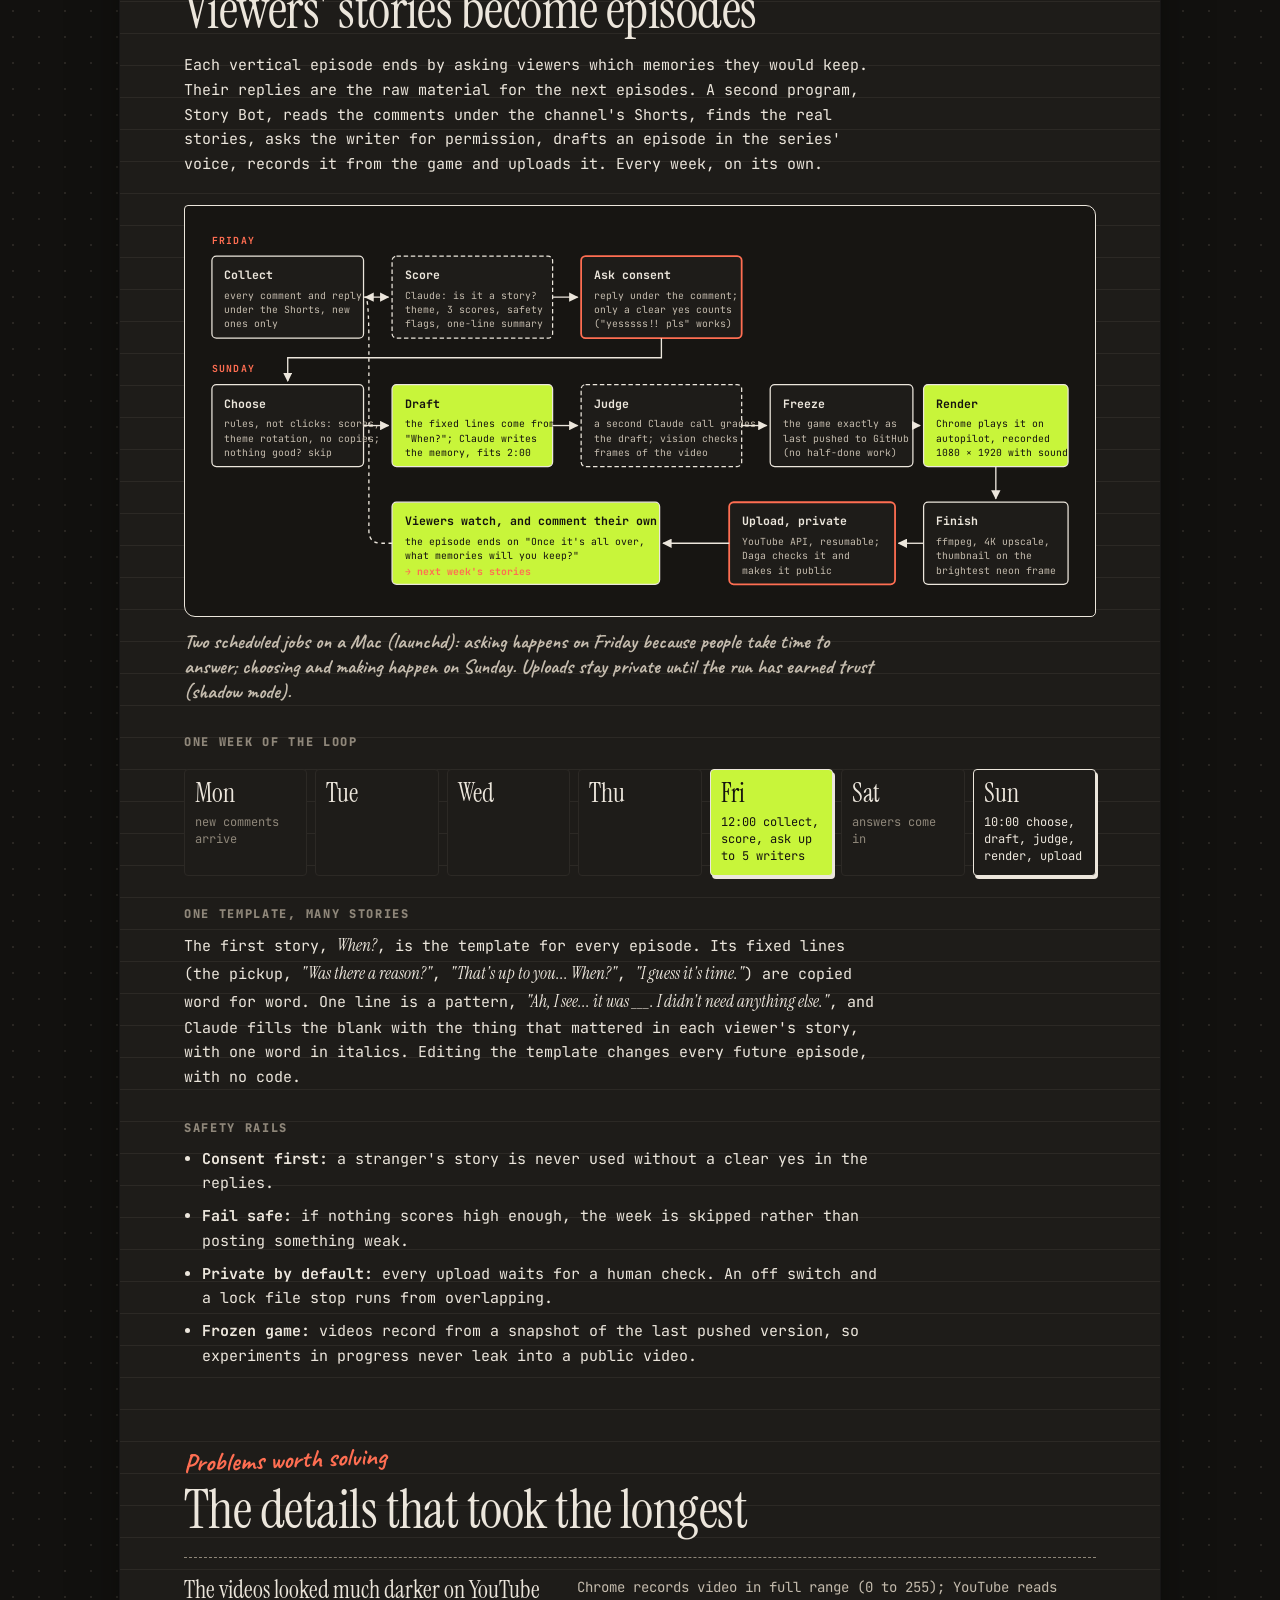
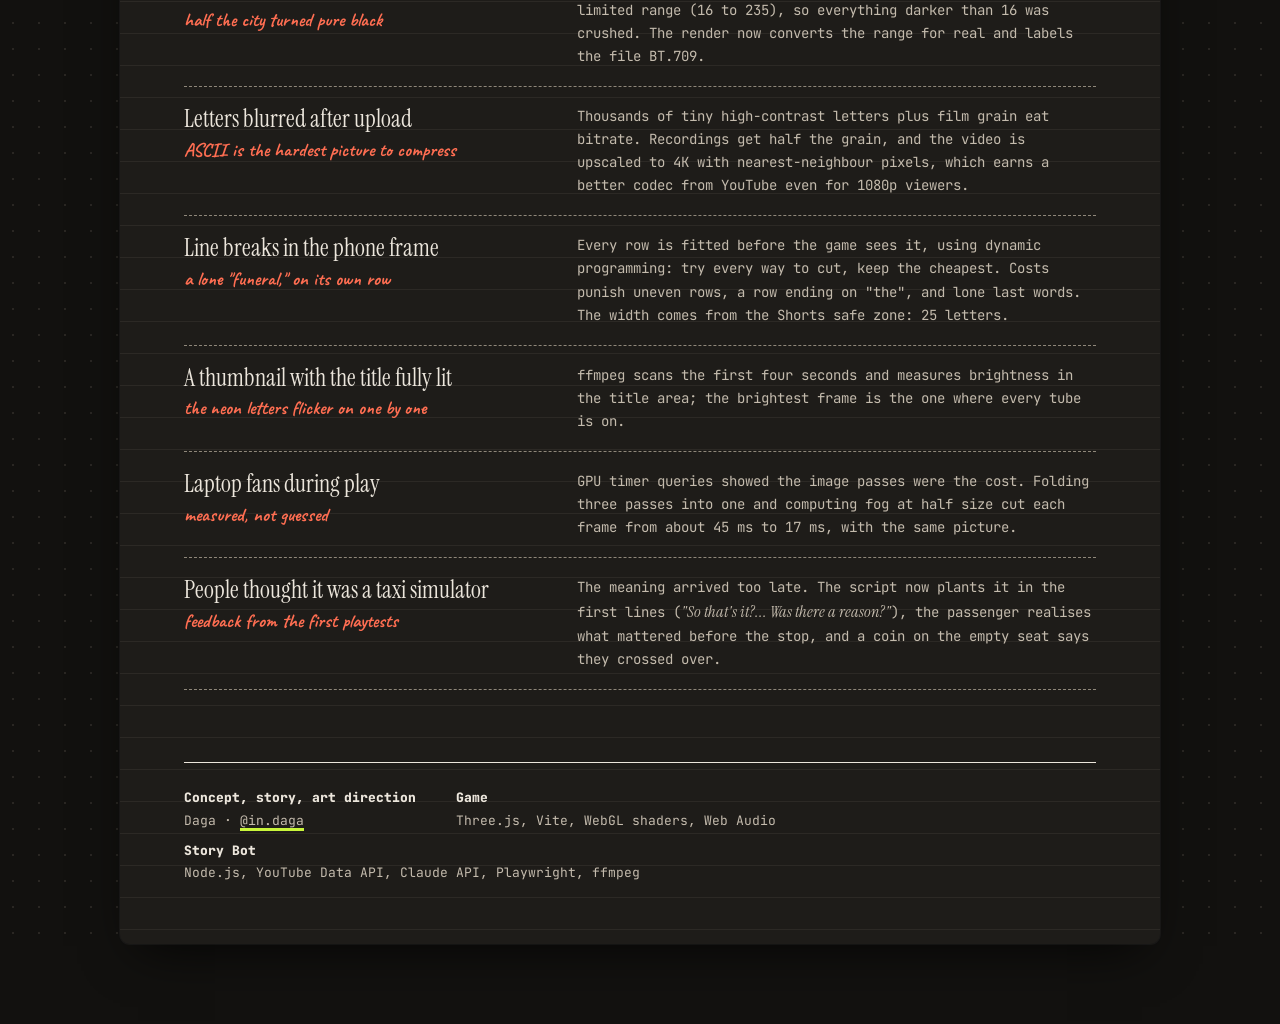
<file: case-studies/behind-the-seat/index.html>
<!doctype html>
<html lang="en">
<head>
<meta charset="utf-8">
<link rel="canonical" href="https://danielagamarra.github.io/case-studies/behind-the-seat/">
<meta name="viewport" content="width=device-width, initial-scale=1, viewport-fit=cover">
<title>Behind the Seat · case study · DAGA's digibook</title>
<meta name="description" content="Case study: Behind the Seat, an interactive ASCII visual poem by Daga (Daniela Gamarra). A 3D city redrawn as letters, a story engine, authoring tools and a Story Bot that turns viewers' comments into weekly episodes.">
<meta property="og:title" content="Behind the Seat · case study">
<meta property="og:image" content="https://danielagamarra.github.io/assets/img/behind-the-seat.jpg">
<meta name="theme-color" content="#12110f">
<link rel="icon" href="../../favicon.svg?v=2" type="image/svg+xml">
<link rel="preconnect" href="https://fonts.googleapis.com"><link rel="preconnect" href="https://fonts.gstatic.com" crossorigin>
<link href="https://fonts.googleapis.com/css2?family=Caveat:wght@500;700&family=Instrument+Serif:ital@0;1&family=JetBrains+Mono:wght@400;700;800&display=swap" rel="stylesheet">
<script>try{var t=JSON.parse(localStorage.getItem('daga-theme'))}catch(e){}document.documentElement.dataset.theme=t==='light'?'light':'dark';</script>
<style>
:root {
  --desk: #14120f; --desk-dot: #2c2925; --paper: #f3efe3; --paper-2: #eae5d7; --rule: #ddd6c7;
  --ink: #161410; --ink-2: #3b372f; --pencil: #8b857a; --lime: #c8f53a; --red: #ff4b2b; --blue: #2a3cff;
  --on-lime: #14120f; --pink: #ffc2dc; --tape-blend: multiply; --tape-op: .8;
  --shadow: 0 1px 0 rgba(0,0,0,.04), 0 10px 30px -12px rgba(40,30,10,.25);
  --hand: 'Caveat', 'Comic Sans MS', cursive; --serif: 'Instrument Serif', Georgia, serif; --mono: 'JetBrains Mono', ui-monospace, Menlo, monospace;
}
:root[data-theme="dark"] {
  --desk: #12110f; --desk-dot: #2a2723; --paper: #1e1c19; --paper-2: #171512; --rule: #2c2925;
  --ink: #ece6dc; --ink-2: #c4bbad; --pencil: #8f877a; --red: #ff6e52; --blue: #bdb3a4; --pink: #9c3f6c;
  --tape-blend: normal; --tape-op: .55;
  --shadow: 0 0 0 1px rgba(255,255,255,.04), 0 20px 50px -18px rgba(0,0,0,.8);
}
* { box-sizing: border-box; }
html { background: var(--desk); }
body { margin: 0; color: var(--ink); font: 15px/1.65 var(--mono); -webkit-font-smoothing: antialiased;
  background: var(--desk); background-image: radial-gradient(var(--desk-dot) 1.1px, transparent 1.3px); background-size: 26px 26px;
  cursor: url("data:image/svg+xml,%3Csvg xmlns='http://www.w3.org/2000/svg' width='28' height='28' viewBox='0 0 28 28'%3E%3Cpath d='M3 25 L5 18 L19 4 L24 9 L10 23 Z' fill='%23ece6dc' stroke='%23161410' stroke-width='1.6' stroke-linejoin='round'/%3E%3Cpath d='M3 25 L5 18 L10 23 Z' fill='%23ffffff' stroke='%23161410' stroke-width='1.6' stroke-linejoin='round'/%3E%3Cpath d='M17 6 L22 11' stroke='%23161410' stroke-width='1.6'/%3E%3C/svg%3E") 3 25, auto; }
a { color: inherit; text-decoration-color: var(--lime); text-decoration-thickness: 3px; text-underline-offset: 3px; }
a:hover { background: var(--lime); color: var(--on-lime); }
a:focus-visible { outline: 2px solid var(--lime); outline-offset: 3px; }

/* top bar */
.bar { position: sticky; top: 0; z-index: 10; display: flex; justify-content: space-between; align-items: center; padding: 14px 18px; pointer-events: none; }
.bar > * { pointer-events: auto; }
.brand { text-decoration: none; display: inline-flex; align-items: baseline; gap: 2px; background: var(--paper); color: var(--ink); padding: 4px 14px 6px; border: 1.5px solid var(--ink); border-radius: 999px; box-shadow: 2px 3px 0 var(--ink); font: 800 16px var(--mono); }
.brand:hover { background: var(--paper); color: var(--ink); }
.brand i { font: 700 20px var(--hand); font-style: normal; }
.tool { font: 700 13px var(--mono); background: var(--paper); color: var(--ink); border: 1.5px solid var(--ink); border-radius: 999px; padding: 6px 12px; box-shadow: 2px 3px 0 var(--ink); cursor: pointer; }

/* the paper sheet */
.sheet { position: relative; max-width: 1040px; margin: 10px auto 80px; background: var(--paper);
  background-image: linear-gradient(var(--rule) 1px, transparent 1px); background-size: 100% 32px; background-position: 0 86px;
  border-radius: 6px 6px 10px 10px; box-shadow: var(--shadow); padding: 74px clamp(18px, 5vw, 64px) 60px; }
.spiral { position: absolute; left: 40px; right: 40px; top: 14px; font: 700 15px/1 var(--mono); color: var(--ink-2); white-space: nowrap; overflow: hidden; letter-spacing: .05em; user-select: none; }
.tape { position: absolute; width: 120px; height: 30px; top: -12px; right: 70px; transform: rotate(4deg); background: var(--lime); opacity: var(--tape-op); mix-blend-mode: var(--tape-blend); }
.col { max-width: 700px; }
h1, h2, h3 { text-wrap: balance; font-weight: 400; }
h2 { font: 400 clamp(36px, 5vw, 54px)/1 var(--serif); letter-spacing: -.01em; margin: 0 0 16px; }
h3 { font: 800 12px/1.4 var(--mono); text-transform: uppercase; letter-spacing: .14em; color: var(--pencil); margin: 30px 0 10px; }
p { margin: 0 0 14px; }
em { font-family: var(--serif); font-size: 1.12em; }
section { padding-top: 64px; position: relative; }
.eyebrow { font: 700 26px/1 var(--hand); color: var(--red); display: inline-block; transform: rotate(-2deg); margin-bottom: 10px; }

/* hero */
.hero { display: grid; grid-template-columns: minmax(0, 1.1fr) minmax(0, 1fr); gap: 36px; align-items: center; }
.hero .eyebrow { color: var(--pencil); font: 800 12px/1 var(--mono); letter-spacing: .14em; text-transform: uppercase; transform: none; }
.hero h1 { font: 400 clamp(64px, 10vw, 120px)/.9 var(--serif); letter-spacing: -.02em; margin: 6px 0 18px; }
.hero h1 em { font-size: 1em; }
.hero .lede { font: 400 24px/1.3 var(--serif); max-width: 30ch; }
.hero .lede em { font-size: 1em; }
.hero .meta { font: 13px/1.7 var(--mono); color: var(--ink-2); margin-top: 18px; }
.hero .meta b { font-weight: 800; color: var(--ink); }
.ascii { font: 11px/1.1 var(--mono); color: var(--ink); white-space: pre; margin: 0; overflow: hidden; background: var(--paper-2); border: 1.5px solid var(--ink); border-radius: 3px 8px 4px 9px; padding: 18px; transform: rotate(1.2deg); box-shadow: 3px 4px 0 var(--ink); }
.ascii .c { color: var(--ink); background: var(--lime); color: var(--on-lime); } .ascii .p { color: var(--red); font-weight: 700; } .ascii .d { color: var(--pencil); }
@media (max-width: 800px) { .hero { grid-template-columns: 1fr; } .ascii { font-size: 9px; } }

/* facts */
.facts { display: grid; grid-template-columns: repeat(4, minmax(0, 1fr)); gap: 16px; margin-top: 44px; }
.facts div { border: 1.5px solid var(--ink); border-radius: 4px 9px 5px 10px; padding: 14px 16px; background: var(--paper); }
.facts div:nth-child(odd) { transform: rotate(-.8deg); } .facts div:nth-child(even) { transform: rotate(.7deg); }
.facts b { display: block; font: 400 44px/1 var(--serif); font-variant-numeric: tabular-nums; margin-bottom: 6px; }
.facts span { font: 12px/1.45 var(--mono); color: var(--ink-2); }
@media (max-width: 680px) { .facts { grid-template-columns: repeat(2, minmax(0, 1fr)); } }

/* diagrams on the paper */
figure { margin: 28px 0 8px; }
.diagram { overflow-x: auto; background: var(--paper-2); border: 1.5px solid var(--ink); border-radius: 4px 10px 5px 11px; padding: 18px; }
.diagram svg { display: block; width: 100%; min-width: 760px; height: auto; }
figcaption { font: 700 20px/1.25 var(--hand); color: var(--ink-2); margin-top: 12px; max-width: 700px; }
figcaption code { font-family: var(--mono); font-size: 13px; }
svg text { font-family: var(--mono); }
.n rect { fill: var(--paper); stroke: var(--ink); stroke-width: 1.4; }
.n.a rect { fill: var(--lime); } .n.a .t, .n.a .s { fill: var(--on-lime); }
.n.c rect { stroke-dasharray: 5 3; }
.n.p rect { stroke: var(--red); stroke-width: 2; }
.n .t { fill: var(--ink); font-size: 13px; font-weight: 700; }
.n .s { fill: var(--ink-2); font-size: 11px; }
.arrow { stroke: var(--ink); stroke-width: 1.5; fill: none; }
marker path { fill: var(--ink) !important; }
.tag { fill: var(--red); font-size: 11px; letter-spacing: .12em; font-weight: 700; }
.amberT { fill: var(--red) !important; font-weight: 700; } .cyanT, .pinkT { fill: var(--ink); }

/* the ride as a script: sticky notes */
.beats { display: flex; gap: 10px; overflow-x: auto; padding: 8px 4px 12px; margin-top: 18px; }
.beat { flex: 0 0 auto; border: 1.5px solid var(--ink); border-radius: 3px; padding: 10px 12px; min-width: 140px; max-width: 170px; background: var(--paper); box-shadow: 2px 3px 0 var(--ink); }
.beat:nth-child(odd) { transform: rotate(-1.4deg); } .beat:nth-child(even) { transform: rotate(1.2deg); }
.beat i { display: block; font: 800 10.5px/1 var(--mono); letter-spacing: .14em; text-transform: uppercase; font-style: normal; margin-bottom: 8px; color: var(--pencil); }
.beat q { font: 700 19px/1.15 var(--hand); color: var(--ink); quotes: none; display: block; }
.beat.k-poem { background: var(--lime); } .beat.k-poem i, .beat.k-poem q { color: var(--on-lime); }
.beat.k-memory i { color: var(--red); }

/* problems + fixes */
.fixes { display: grid; gap: 0; margin-top: 20px; border-top: 1.5px dashed var(--pencil); }
.fix { display: grid; grid-template-columns: minmax(0, 1fr) minmax(0, 1.4fr); gap: 22px; padding: 18px 0; border-bottom: 1.5px dashed var(--pencil); }
.fix .q { font: 400 24px/1.15 var(--serif); }
.fix .q span { display: block; font: 700 19px/1.2 var(--hand); color: var(--red); margin-top: 6px; }
.fix p { margin: 0; color: var(--ink-2); font-size: 14px; }
@media (max-width: 680px) { .fix { grid-template-columns: 1fr; gap: 6px; } }

/* one week */
.week { display: grid; grid-template-columns: repeat(7, minmax(0, 1fr)); gap: 8px; margin-top: 18px; }
.day { border: 1.5px solid var(--rule); border-radius: 4px; padding: 10px; min-height: 100px; font: 12px/1.4 var(--mono); color: var(--pencil); background: var(--paper); }
.day b { display: block; font: 400 26px/1 var(--serif); color: var(--ink); margin-bottom: 8px; }
.day.on { border-color: var(--ink); color: var(--ink); box-shadow: 2px 3px 0 var(--ink); }
.day.on.cy { background: var(--lime); color: var(--on-lime); } .day.on.cy b { color: var(--on-lime); }
@media (max-width: 680px) { .week { grid-template-columns: repeat(4, minmax(0, 1fr)); } }

.list { padding-left: 18px; margin: 0 0 14px; } .list li { margin-bottom: 8px; }
code { font: 13.5px var(--mono); background: var(--paper-2); padding: 0 4px; border-radius: 3px; }
.credits { border-top: 1.5px solid var(--ink); margin-top: 72px; padding-top: 24px; font: 13px/1.7 var(--mono); color: var(--ink-2); display: flex; flex-wrap: wrap; gap: 8px 40px; }
.credits b { color: var(--ink); font-weight: 800; }
.doodle { position: absolute; pointer-events: none; overflow: visible; }
.doodle path { fill: none; stroke: var(--pencil); stroke-width: 1.6; stroke-linecap: round; stroke-linejoin: round; vector-effect: non-scaling-stroke; }
@media (max-width: 800px) { .doodle { display: none; } .sheet { transform: none; } }
</style>
</head>
<body>
<header class="bar">
  <a class="brand" href="../../#behind">DAGA<i>'s digibook</i></a>
  <button class="tool" id="theme" type="button" aria-label="Switch light or dark">☀</button>
</header>
<main class="sheet">
  <div class="spiral" aria-hidden="true">(@)    (@)    (@)    (@)    (@)    (@)    (@)    (@)    (@)    (@)    (@)    (@)    (@)    (@)    (@)    (@)    (@)    (@)    (@)    (@)    (@)    (@)    (@)    (@)    (@)    (@)    (@)    (@)    (@)    (@)    (@)    (@)    (@)    (@)    (@)    (@)    (@)    (@)    (@)    (@)    </div>
  <div class="tape" aria-hidden="true"></div>
  <svg class="doodle" viewBox="0 0 100 100" style="width:40px;height:40px;right:30px;top:60px;transform:rotate(10deg)" aria-hidden="true"><path d="M50 6 C52 36 64 48 94 50 C64 52 52 64 50 94 C48 64 36 52 6 50 C36 48 48 36 50 6 Z"/></svg>
  <svg class="doodle" viewBox="0 0 100 100" style="width:70px;height:70px;right:-34px;top:620px;transform:rotate(28deg)" aria-hidden="true"><path d="M50 6 C 64 20, 67 44, 61 66 L39 66 C 33 44, 36 20, 50 6 Z M39 54 L26 74 L40 70 M61 54 L74 74 L60 70 M44 76 L50 94 L56 76"/></svg>
  <svg class="doodle" viewBox="0 0 100 100" style="width:80px;height:80px;left:-40px;top:1500px;transform:rotate(-12deg)" aria-hidden="true"><path d="M50 30 C 62 30, 70 40, 70 50 C 70 62, 62 70, 50 70 C 38 70, 30 62, 30 50 C 30 40, 38 30, 50 30 Z M30 56 C 6 66, 10 74, 40 66 C 62 60, 92 44, 90 36 C 89 32, 80 33, 70 38"/></svg>


  <header class="hero">
    <div>
      <span class="eyebrow">Interactive visual poem · 2026</span>
      <h1>Behind the <em>Seat</em></h1>
      <p class="lede">A taxi drives through purgatory at night. Every passenger is a soul who has forgotten who they were. The driver only asks one question: <em>When?</em></p>
      <p class="meta"><b>Play it:</b> <a href="https://behindtheseat.vercel.app" target="_blank" rel="noopener">behindtheseat.vercel.app</a> (desktop)<br><b>Made with:</b> Three.js, custom shaders, Node.js, the YouTube API and the Claude API</p>
    </div>
<pre class="ascii" aria-label="The city drawn in letters"><span class="d">  :  .  :    .    :  .   :   .  :   .  :</span>
<span class="d"> .|:::|.  .|::|  ..|:::|.  .|:::|.  .|:|</span>
<span class="d"> ||=+=||  ||==|  ||=+*=||  || <span class="p">REMEMBER</span> ||</span>
<span class="d"> ||+=+||  ||=+|  ||*+=+||  ||=+=+=||  ||</span>   <span class="c">.:*%@%*:.</span>
<span class="d"> ||=+=||  ||+=|  ||=+*=||  ||+=+=+||  ||</span>    <span class="c">'*%%*'</span>
<span class="d"> ||+=+||__||=+|__||*+=+||__||=+=+=||__||</span>
 ~~~~~~~~~~~~~~~~~~~~~~~~~~~~~~~~~~~~~~~~
        __________________
     __/  ||    ||    ||  \___
    |  ___||____||____||___   |=====
    |=(@@)=================(@@)=|
 ~~~~~~~~~~~~~~~~~~~~~~~~~~~~~~~~~~~~~~~~
       <span class="d">.   '   .   '    .   '   .</span>
           BEHIND THE SEAT</pre>
  </header>

  <div class="facts" role="list">
    <div role="listitem"><b>2 weeks</b><span>from first commit to weekly episodes (Nov 8 to 21, 2026)</span></div>
    <div role="listitem"><b>~15,800</b><span>lines of code across the game and the bot</span></div>
    <div role="listitem"><b>216</b><span>commits across the two projects</span></div>
    <div role="listitem"><b>5</b><span>episodes drafted automatically from comments</span></div>
  </div>

  <section id="idea">
    <div class="col">
      <span class="eyebrow">The idea</span>
      <h2>A ride through someone's memories</h2>
      <p>You sit in the driver's seat. A passenger gets in, and instead of <em>where to?</em> the driver asks <em>when?</em> As they talk, the city comes apart and their memories appear: words pour into shapes, and small 3D scenes form out of the rain. When they find the one thing that mattered, they're ready. The taxi stops, the back seat is empty, and a coin is left where they sat: the old fare for the ferryman of souls.</p>
      <p>Everything on screen is drawn with letters. The city, the cab, the rain and the neon signs (Purgatory, Barzakh, Naraka, Rebirth, Remember) are a real 3D world turned into ASCII characters, 60 times a second.</p>
    </div>
    <h3>The ride, as a script</h3>
    <div class="beats" aria-label="The beats of one ride, in order">
      <div class="beat k-scene"><i>pickup</i><q>Taxi pulls up. Neon title sputters on.</q></div>
      <div class="beat k-line"><i>driver</i><q>'Night, lady...</q></div>
      <div class="beat k-line"><i>passenger</i><q>So that's it?... Was there a reason?</q></div>
      <div class="beat k-line"><i>driver</i><q>That's up to you... When?</q></div>
      <div class="beat k-scene"><i>drive</i><q>The city slides by.</q></div>
      <div class="beat k-poem"><i>poem</i><q>Words fill a shape, dodge the mouse.</q></div>
      <div class="beat k-memory"><i>memory</i><q>A 3D scene forms from the rain.</q></div>
      <div class="beat k-line"><i>passenger</i><q>Ah, I see... it was <em>her</em> smile.</q></div>
      <div class="beat k-line"><i>passenger</i><q>I guess it's time. Stop there.</q></div>
      <div class="beat k-scene"><i>arrive</i><q>Empty seat. A coin. A wisp fades.</q></div>
      <div class="beat k-scene"><i>end</i><q>What memories will you keep?</q></div>
    </div>
    <figcaption>Each story is a list of beats in one JSON file. The engine plays them top to bottom, so a new story needs no code.</figcaption>
  </section>

  <section id="engine">
    <div class="col">
      <span class="eyebrow">The creation engine</span>
      <h2>A 3D city, redrawn as letters</h2>
      <p>The game renders a normal 3D scene, then a chain of image passes turns it into type. Each character cell reads the brightness and the distance of the pixels under it: flat areas become density glyphs (<code>. : - = + * # % @</code>), and edges become line glyphs (<code>| _ / \</code>), so buildings keep their outlines. Glow, film grain, a slight fisheye and drifting fog sit on top, and the spoken lines are typed over it all.</p>
    </div>
    <figure>
      <div class="diagram">
        <svg viewBox="0 0 980 300" role="img" aria-label="Rendering pipeline: 3D scene, ASCII pass, glow, lens pass, text layer, screen or vertical video">
          <defs><marker id="ah" viewBox="0 0 10 10" refX="9" refY="5" markerWidth="7" markerHeight="7" orient="auto"><path d="M0 0L10 5L0 10z" fill="#8592ab"/></marker></defs>
          <text class="tag" x="10" y="22">EVERY FRAME, ON THE GPU</text>
          <g class="n a"><rect x="10" y="40" width="150" height="96" rx="5"/><text class="t" x="24" y="66">3D scene</text><text class="s" x="24" y="88">city loop, cab, rain,</text><text class="s" x="24" y="104">neon signs, lamps,</text><text class="s" x="24" y="120">a black cat (Berlin)</text></g>
          <g class="n"><rect x="200" y="40" width="150" height="96" rx="5"/><text class="t" x="214" y="66">Colour + depth</text><text class="s" x="214" y="88">rendered to textures,</text><text class="s" x="214" y="104">shrunk to one pixel</text><text class="s" x="214" y="120">per letter cell</text></g>
          <g class="n c"><rect x="390" y="40" width="160" height="96" rx="5"/><text class="t" x="404" y="66">ASCII pass</text><text class="s" x="404" y="88">brightness picks a glyph,</text><text class="s" x="404" y="104">depth jumps draw lines,</text><text class="s" x="404" y="120">memories show through holes</text></g>
          <g class="n"><rect x="590" y="40" width="150" height="96" rx="5"/><text class="t" x="604" y="66">Glow</text><text class="s" x="604" y="88">bloom on lamps and</text><text class="s" x="604" y="104">neon only (rain stays</text><text class="s" x="604" y="120">below the threshold)</text></g>
          <g class="n p"><rect x="780" y="40" width="190" height="96" rx="5"/><text class="t" x="794" y="66">Lens pass</text><text class="s" x="794" y="88">tone mapping, fisheye,</text><text class="s" x="794" y="104">colour fringe, grain,</text><text class="s" x="794" y="120">fog (half size), vignette</text></g>
          <path class="arrow" d="M160 88H196" marker-end="url(#ah)"/><path class="arrow" d="M350 88H386" marker-end="url(#ah)"/><path class="arrow" d="M550 88H586" marker-end="url(#ah)"/><path class="arrow" d="M740 88H776" marker-end="url(#ah)"/>
          <path class="arrow" d="M875 136V176H560" marker-end="url(#ah)"/>
          <g class="n a"><rect x="390" y="160" width="170" height="96" rx="5"/><text class="t" x="404" y="186">Text layer</text><text class="s" x="404" y="208">typewriter lines,</text><text class="s" x="404" y="224">word pictures, end card</text><text class="s" x="404" y="240">(neon DAGA in tiny ASCII)</text></g>
          <path class="arrow" d="M390 208H340" marker-end="url(#ah)"/>
          <g class="n"><rect x="140" y="160" width="196" height="96" rx="5"/><text class="t" x="154" y="186">Out</text><text class="s" x="154" y="208">browser window, or</text><text class="s" x="154" y="224">1080 × 1920 recording</text><text class="s" x="154" y="240">with sound, for Shorts</text></g>
          <text class="tag" x="600" y="232">GPU COST PER FRAME</text>
          <text class="s amberT" x="600" y="252" style="font-size:12px">45 ms → 17 ms after folding passes</text>
          <text class="s" x="600" y="270" style="font-size:11px">same picture, quiet laptop fans</text>
        </svg>
      </div>
      <figcaption>The look is tuned live with in-game panels (lens, colours, sound mix) and saved to JSON. Performance work folded three passes into one and moved the slow fog noise to half resolution, with the picture unchanged.</figcaption>
    </figure>

    <div class="col">
      <h3>Memories: two kinds</h3>
      <ul class="list">
        <li><b>Word pictures.</b> A shape (umbrella, ring, hands, heart) is drawn on a tiny canvas with one pixel per letter, then the passenger's own words stream into every cell inside it. The letters move out of the mouse's way, and the story waits until the shape is whole.</li>
        <li><b>3D memories.</b> The street fragments, a hole opens, and a small scene (a bench by the water, two people under one umbrella) approaches from down the road, assembled from falling letters. On the way out the camera drives straight through it while it comes apart.</li>
      </ul>
    </div>
  </section>

  <section id="tools">
    <div class="col">
      <span class="eyebrow">Tools for writing it</span>
      <h2>Write, watch, mark, fix</h2>
      <p>To write stories without touching code, the project has its own small studio. A story editor plays any beat instantly and previews line breaks for the phone frame. A frame review tool records the whole ride as stills, four per second, so a change can be pinned to the exact moment: click a frame, shift-click a range, write a note. Notes save as a file the next fix starts from.</p>
    </div>
    <figure>
      <div class="diagram">
        <svg viewBox="0 0 980 170" role="img" aria-label="Authoring loop: story editor, play, frame capture, notes, fix, back to the editor">
          <defs><marker id="ah2" viewBox="0 0 10 10" refX="9" refY="5" markerWidth="7" markerHeight="7" orient="auto"><path d="M0 0L10 5L0 10z" fill="#8592ab"/></marker></defs>
          <g class="n a"><rect x="10" y="40" width="168" height="80" rx="5"/><text class="t" x="24" y="66">Story editor</text><text class="s" x="24" y="88">beats, lines, poems,</text><text class="s" x="24" y="104">memories; save JSON</text></g>
          <g class="n"><rect x="210" y="40" width="160" height="80" rx="5"/><text class="t" x="224" y="66">Play</text><text class="s" x="224" y="88">from any beat, 1x to</text><text class="s" x="224" y="104">5x, web or 9:16</text></g>
          <g class="n c"><rect x="402" y="40" width="170" height="80" rx="5"/><text class="t" x="416" y="66">Frame capture</text><text class="s" x="416" y="88">the ride plays itself,</text><text class="s" x="416" y="104">silent: 580 frames</text></g>
          <g class="n p"><rect x="604" y="40" width="170" height="80" rx="5"/><text class="t" x="618" y="66">Notes on frames</text><text class="s" x="618" y="88">pick a frame or range,</text><text class="s" x="618" y="104">say what to change</text></g>
          <g class="n"><rect x="806" y="40" width="164" height="80" rx="5"/><text class="t" x="820" y="66">Fix + push</text><text class="s" x="820" y="88">live on the web, and in</text><text class="s" x="820" y="104">Sunday's episode</text></g>
          <path class="arrow" d="M178 80H206" marker-end="url(#ah2)"/><path class="arrow" d="M370 80H398" marker-end="url(#ah2)"/><path class="arrow" d="M572 80H600" marker-end="url(#ah2)"/><path class="arrow" d="M774 80H802" marker-end="url(#ah2)"/>
          <path class="arrow" d="M888 120V150H94V124" marker-end="url(#ah2)"/>
          <text class="tag" x="400" y="146">NEXT ROUND</text>
        </svg>
      </div>
      <figcaption>A talk mode (<code>/ppt</code>) also plays a slide deck with click, space or the arrows, and the next press after the last slide drops the audience straight into the game.</figcaption>
    </figure>
  </section>

  <section id="social">
    <div class="col">
      <span class="eyebrow">Social media</span>
      <h2>Viewers' stories become episodes</h2>
      <p>Each vertical episode ends by asking viewers which memories they would keep. Their replies are the raw material for the next episodes. A second program, Story Bot, reads the comments under the channel's Shorts, finds the real stories, asks the writer for permission, drafts an episode in the series' voice, records it from the game and uploads it. Every week, on its own.</p>
    </div>
    <figure>
      <div class="diagram">
        <svg viewBox="0 0 980 420" role="img" aria-label="Content loop: comments are collected, scored, consent asked, chosen, drafted, judged, rendered and uploaded; viewers watch and comment again">
          <defs><marker id="ah3" viewBox="0 0 10 10" refX="9" refY="5" markerWidth="7" markerHeight="7" orient="auto"><path d="M0 0L10 5L0 10z" fill="#8592ab"/></marker></defs>
          <text class="tag" x="10" y="22">FRIDAY</text>
          <g class="n"><rect x="10" y="36" width="170" height="92" rx="5"/><text class="t" x="24" y="62">Collect</text><text class="s" x="24" y="84">every comment and reply</text><text class="s" x="24" y="100">under the Shorts, new</text><text class="s" x="24" y="116">ones only</text></g>
          <g class="n c"><rect x="212" y="36" width="180" height="92" rx="5"/><text class="t" x="226" y="62">Score</text><text class="s" x="226" y="84">Claude: is it a story?</text><text class="s" x="226" y="100">theme, 3 scores, safety</text><text class="s" x="226" y="116">flags, one-line summary</text></g>
          <g class="n p"><rect x="424" y="36" width="180" height="92" rx="5"/><text class="t" x="438" y="62">Ask consent</text><text class="s" x="438" y="84">reply under the comment;</text><text class="s" x="438" y="100">only a clear yes counts</text><text class="s" x="438" y="116">("yesssss!! pls" works)</text></g>
          <path class="arrow" d="M180 82H208" marker-end="url(#ah3)"/><path class="arrow" d="M392 82H420" marker-end="url(#ah3)"/>
          <text class="tag" x="10" y="166">SUNDAY</text>
          <g class="n"><rect x="10" y="180" width="170" height="92" rx="5"/><text class="t" x="24" y="206">Choose</text><text class="s" x="24" y="228">rules, not clicks: scores,</text><text class="s" x="24" y="244">theme rotation, no copies;</text><text class="s" x="24" y="260">nothing good? skip</text></g>
          <g class="n a"><rect x="212" y="180" width="180" height="92" rx="5"/><text class="t" x="226" y="206">Draft</text><text class="s" x="226" y="228">the fixed lines come from</text><text class="s" x="226" y="244">"When?"; Claude writes</text><text class="s" x="226" y="260">the memory, fits 2:00</text></g>
          <g class="n c"><rect x="424" y="180" width="180" height="92" rx="5"/><text class="t" x="438" y="206">Judge</text><text class="s" x="438" y="228">a second Claude call grades</text><text class="s" x="438" y="244">the draft; vision checks</text><text class="s" x="438" y="260">frames of the video</text></g>
          <g class="n"><rect x="636" y="180" width="160" height="92" rx="5"/><text class="t" x="650" y="206">Freeze</text><text class="s" x="650" y="228">the game exactly as</text><text class="s" x="650" y="244">last pushed to GitHub</text><text class="s" x="650" y="260">(no half-done work)</text></g>
          <g class="n a"><rect x="808" y="180" width="162" height="92" rx="5"/><text class="t" x="822" y="206">Render</text><text class="s" x="822" y="228">Chrome plays it on</text><text class="s" x="822" y="244">autopilot, recorded</text><text class="s" x="822" y="260">1080 × 1920 with sound</text></g>
          <path class="arrow" d="M514 128V150H95V176" marker-end="url(#ah3)"/>
          <path class="arrow" d="M180 226H208" marker-end="url(#ah3)"/><path class="arrow" d="M392 226H420" marker-end="url(#ah3)"/><path class="arrow" d="M604 226H632" marker-end="url(#ah3)"/><path class="arrow" d="M796 226H804" marker-end="url(#ah3)"/>
          <g class="n"><rect x="808" y="312" width="162" height="92" rx="5"/><text class="t" x="822" y="338">Finish</text><text class="s" x="822" y="360">ffmpeg, 4K upscale,</text><text class="s" x="822" y="376">thumbnail on the</text><text class="s" x="822" y="392">brightest neon frame</text></g>
          <g class="n p"><rect x="590" y="312" width="186" height="92" rx="5"/><text class="t" x="604" y="338">Upload, private</text><text class="s" x="604" y="360">YouTube API, resumable;</text><text class="s" x="604" y="376">Daga checks it and</text><text class="s" x="604" y="392">makes it public</text></g>
          <g class="n a"><rect x="212" y="312" width="300" height="92" rx="5"/><text class="t" x="226" y="338">Viewers watch, and comment their own</text><text class="s" x="226" y="360">the episode ends on "Once it's all over,</text><text class="s" x="226" y="376">what memories will you keep?"</text><text class="s amberT" x="226" y="394">→ next week's stories</text></g>
          <path class="arrow" d="M889 272V308" marker-end="url(#ah3)"/><path class="arrow" d="M808 358H780" marker-end="url(#ah3)"/><path class="arrow" d="M590 358H516" marker-end="url(#ah3)"/>
          <path class="arrow" d="M212 358H200Q186 358 186 344V136Q186 82 182 82" marker-end="url(#ah3)" stroke-dasharray="4 4"/>
        </svg>
      </div>
      <figcaption>Two scheduled jobs on a Mac (launchd): asking happens on Friday because people take time to answer; choosing and making happen on Sunday. Uploads stay private until the run has earned trust (shadow mode).</figcaption>
    </figure>

    <h3>One week of the loop</h3>
    <div class="week" aria-label="Weekly schedule">
      <div class="day"><b>Mon</b>new comments arrive</div>
      <div class="day"><b>Tue</b></div>
      <div class="day"><b>Wed</b></div>
      <div class="day"><b>Thu</b></div>
      <div class="day on cy"><b>Fri</b>12:00 collect, score, ask up to 5 writers</div>
      <div class="day"><b>Sat</b>answers come in</div>
      <div class="day on"><b>Sun</b>10:00 choose, draft, judge, render, upload</div>
    </div>

    <div class="col">
      <h3>One template, many stories</h3>
      <p>The first story, <em>When?</em>, is the template for every episode. Its fixed lines (the pickup, <em>"Was there a reason?"</em>, <em>"That's up to you... When?"</em>, <em>"I guess it's time."</em>) are copied word for word. One line is a pattern, <em>"Ah, I see... it was ___. I didn't need anything else."</em>, and Claude fills the blank with the thing that mattered in each viewer's story, with one word in italics. Editing the template changes every future episode, with no code.</p>
      <h3>Safety rails</h3>
      <ul class="list">
        <li><b>Consent first:</b> a stranger's story is never used without a clear yes in the replies.</li>
        <li><b>Fail safe:</b> if nothing scores high enough, the week is skipped rather than posting something weak.</li>
        <li><b>Private by default:</b> every upload waits for a human check. An off switch and a lock file stop runs from overlapping.</li>
        <li><b>Frozen game:</b> videos record from a snapshot of the last pushed version, so experiments in progress never leak into a public video.</li>
      </ul>
    </div>
  </section>

  <section id="craft">
    <div class="col">
      <span class="eyebrow">Problems worth solving</span>
      <h2>The details that took the longest</h2>
    </div>
    <div class="fixes">
      <div class="fix"><div class="q">The videos looked much darker on YouTube<span>half the city turned pure black</span></div><p>Chrome records video in full range (0 to 255); YouTube reads limited range (16 to 235), so everything darker than 16 was crushed. The render now converts the range for real and labels the file BT.709.</p></div>
      <div class="fix"><div class="q">Letters blurred after upload<span>ASCII is the hardest picture to compress</span></div><p>Thousands of tiny high-contrast letters plus film grain eat bitrate. Recordings get half the grain, and the video is upscaled to 4K with nearest-neighbour pixels, which earns a better codec from YouTube even for 1080p viewers.</p></div>
      <div class="fix"><div class="q">Line breaks in the phone frame<span>a lone "funeral," on its own row</span></div><p>Every row is fitted before the game sees it, using dynamic programming: try every way to cut, keep the cheapest. Costs punish uneven rows, a row ending on "the", and lone last words. The width comes from the Shorts safe zone: 25 letters.</p></div>
      <div class="fix"><div class="q">A thumbnail with the title fully lit<span>the neon letters flicker on one by one</span></div><p>ffmpeg scans the first four seconds and measures brightness in the title area; the brightest frame is the one where every tube is on.</p></div>
      <div class="fix"><div class="q">Laptop fans during play<span>measured, not guessed</span></div><p>GPU timer queries showed the image passes were the cost. Folding three passes into one and computing fog at half size cut each frame from about 45 ms to 17 ms, with the same picture.</p></div>
      <div class="fix"><div class="q">People thought it was a taxi simulator<span>feedback from the first playtests</span></div><p>The meaning arrived too late. The script now plants it in the first lines (<em>"So that's it?... Was there a reason?"</em>), the passenger realises what mattered before the stop, and a coin on the empty seat says they crossed over.</p></div>
    </div>
  </section>

  <footer class="credits">
    <div><b>Concept, story, art direction</b><br>Daga · <a href="https://instagram.com/in.daga" target="_blank" rel="noopener">@in.daga</a></div>
    <div><b>Game</b><br>Three.js, Vite, WebGL shaders, Web Audio</div>
    <div><b>Story Bot</b><br>Node.js, YouTube Data API, Claude API, Playwright, ffmpeg</div>
  </footer>

</main>
<script>
(function(){
  var b=document.getElementById('theme');
  function set(t){document.documentElement.dataset.theme=t;try{localStorage.setItem('daga-theme',JSON.stringify(t))}catch(e){}b.textContent=t==='dark'?'☀':'☾';}
  set(document.documentElement.dataset.theme);
  b.addEventListener('click',function(){set(document.documentElement.dataset.theme==='dark'?'light':'dark')});
})();
</script>
</body>
</html>
</file>
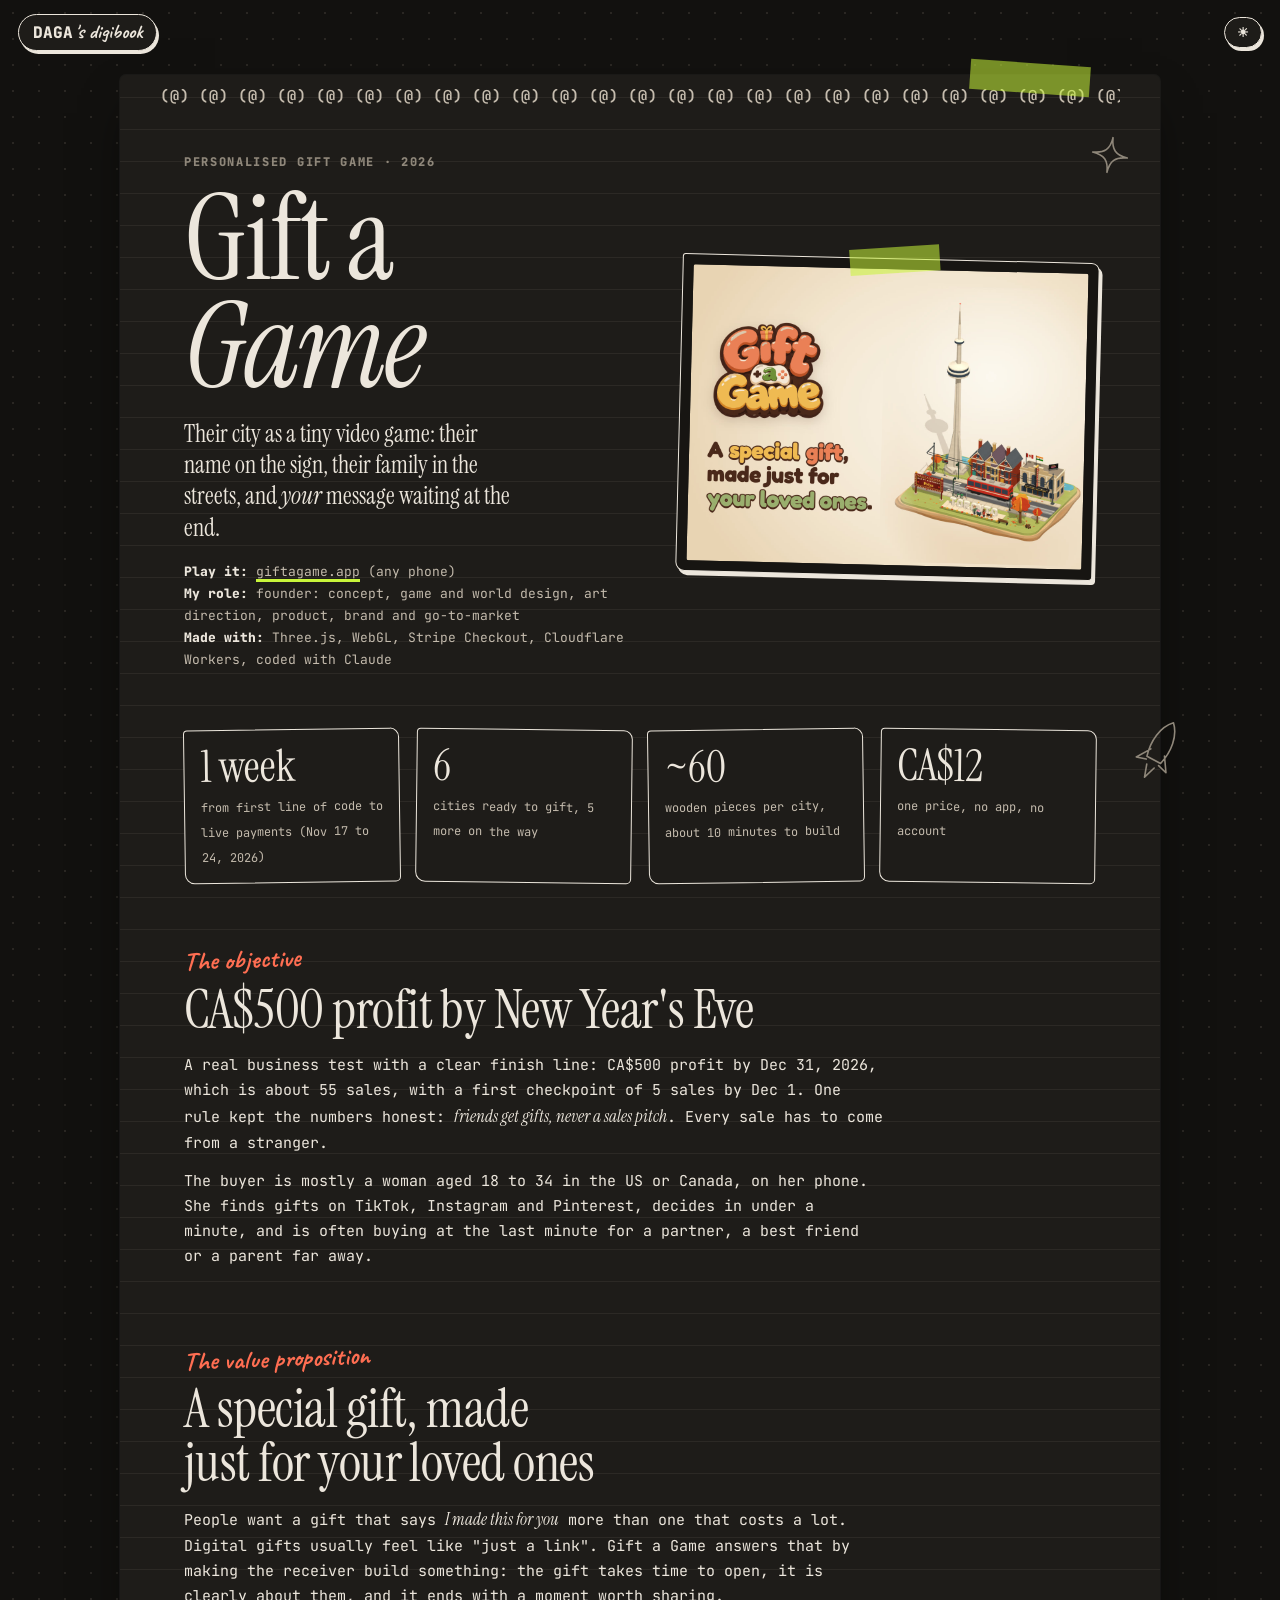
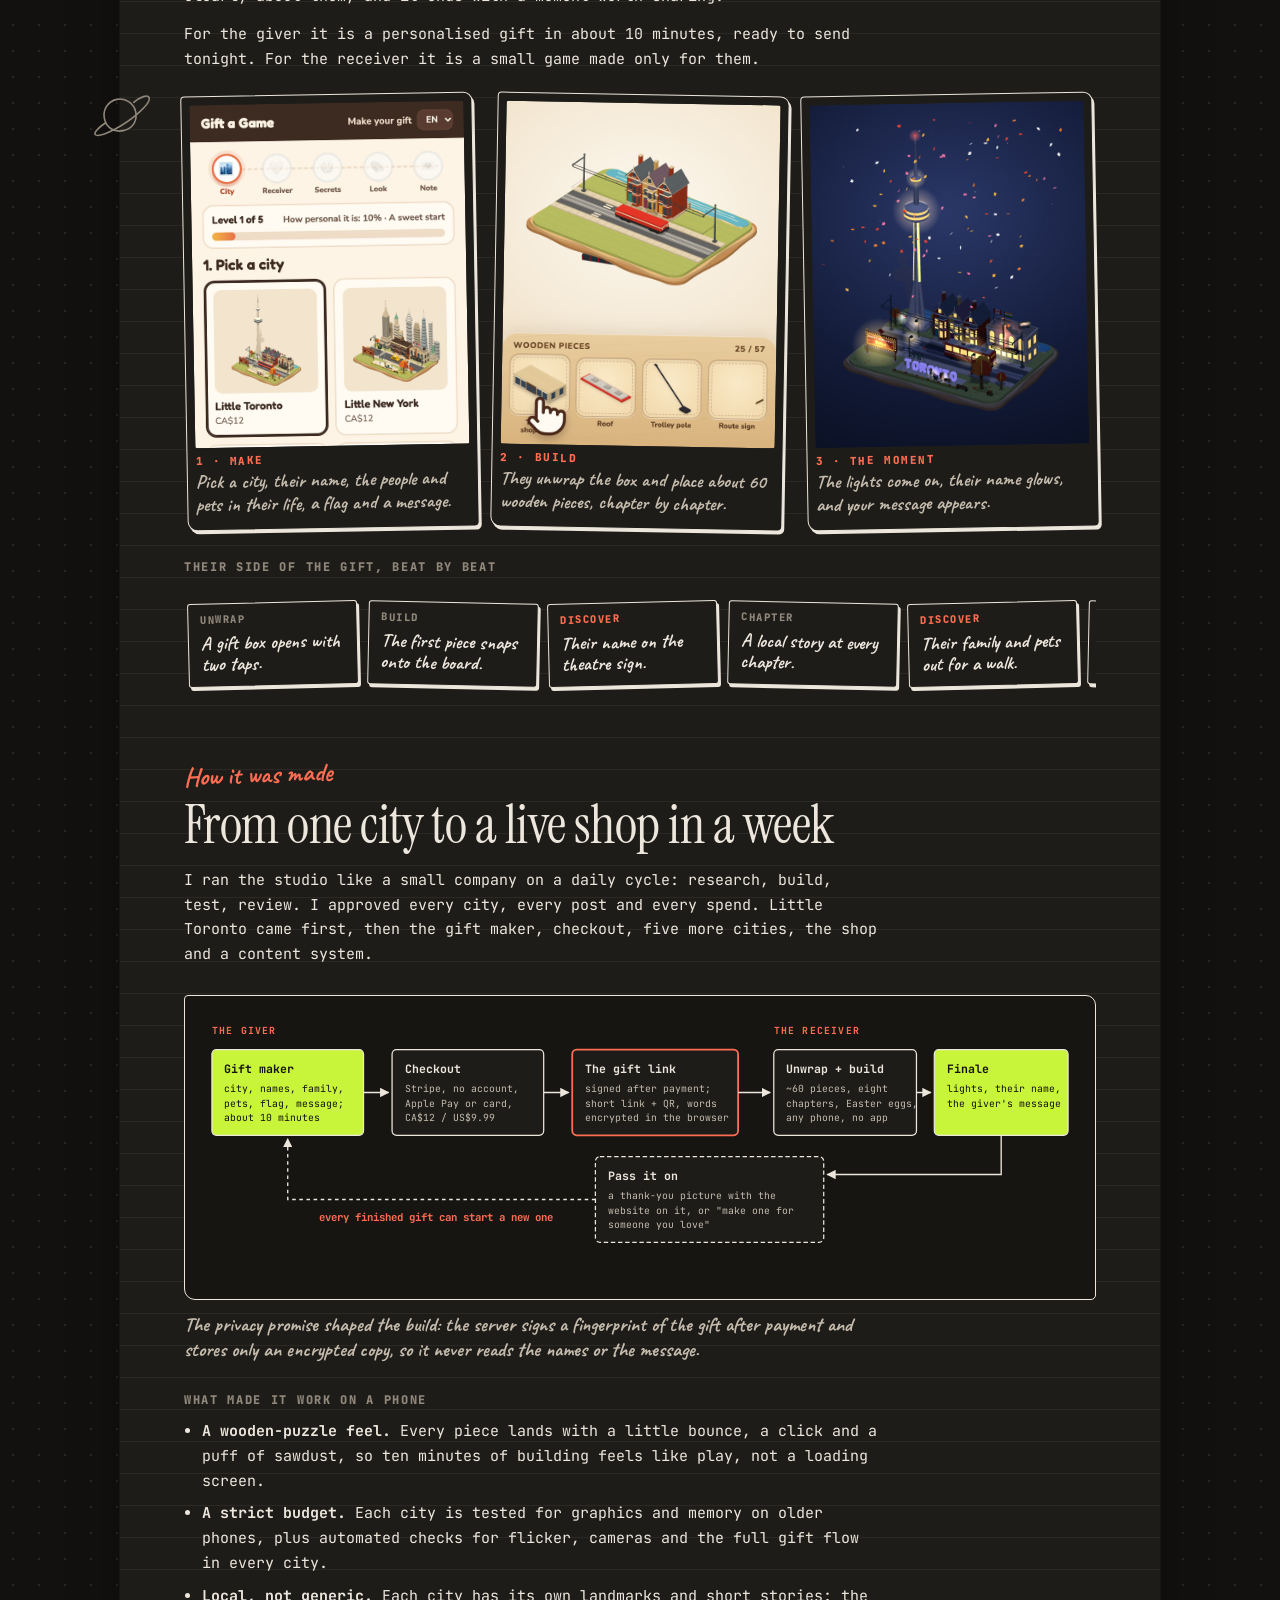
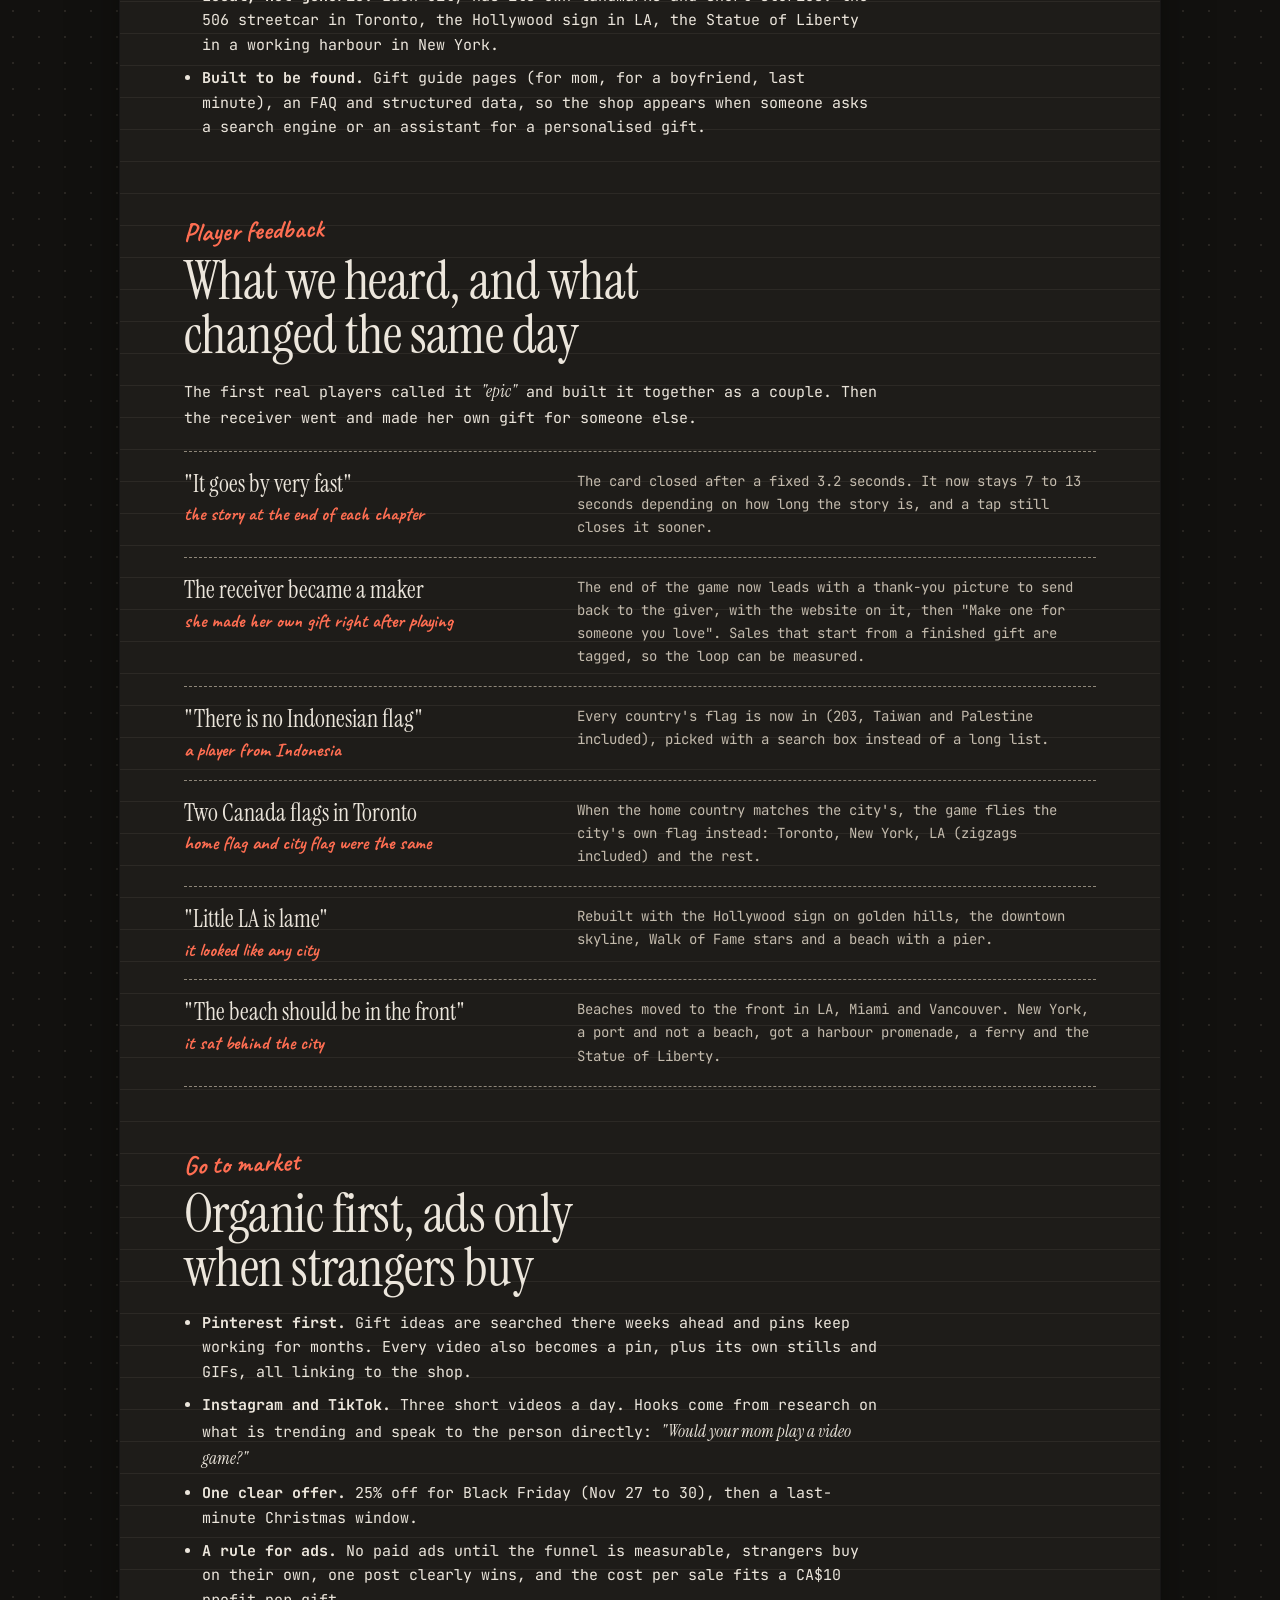
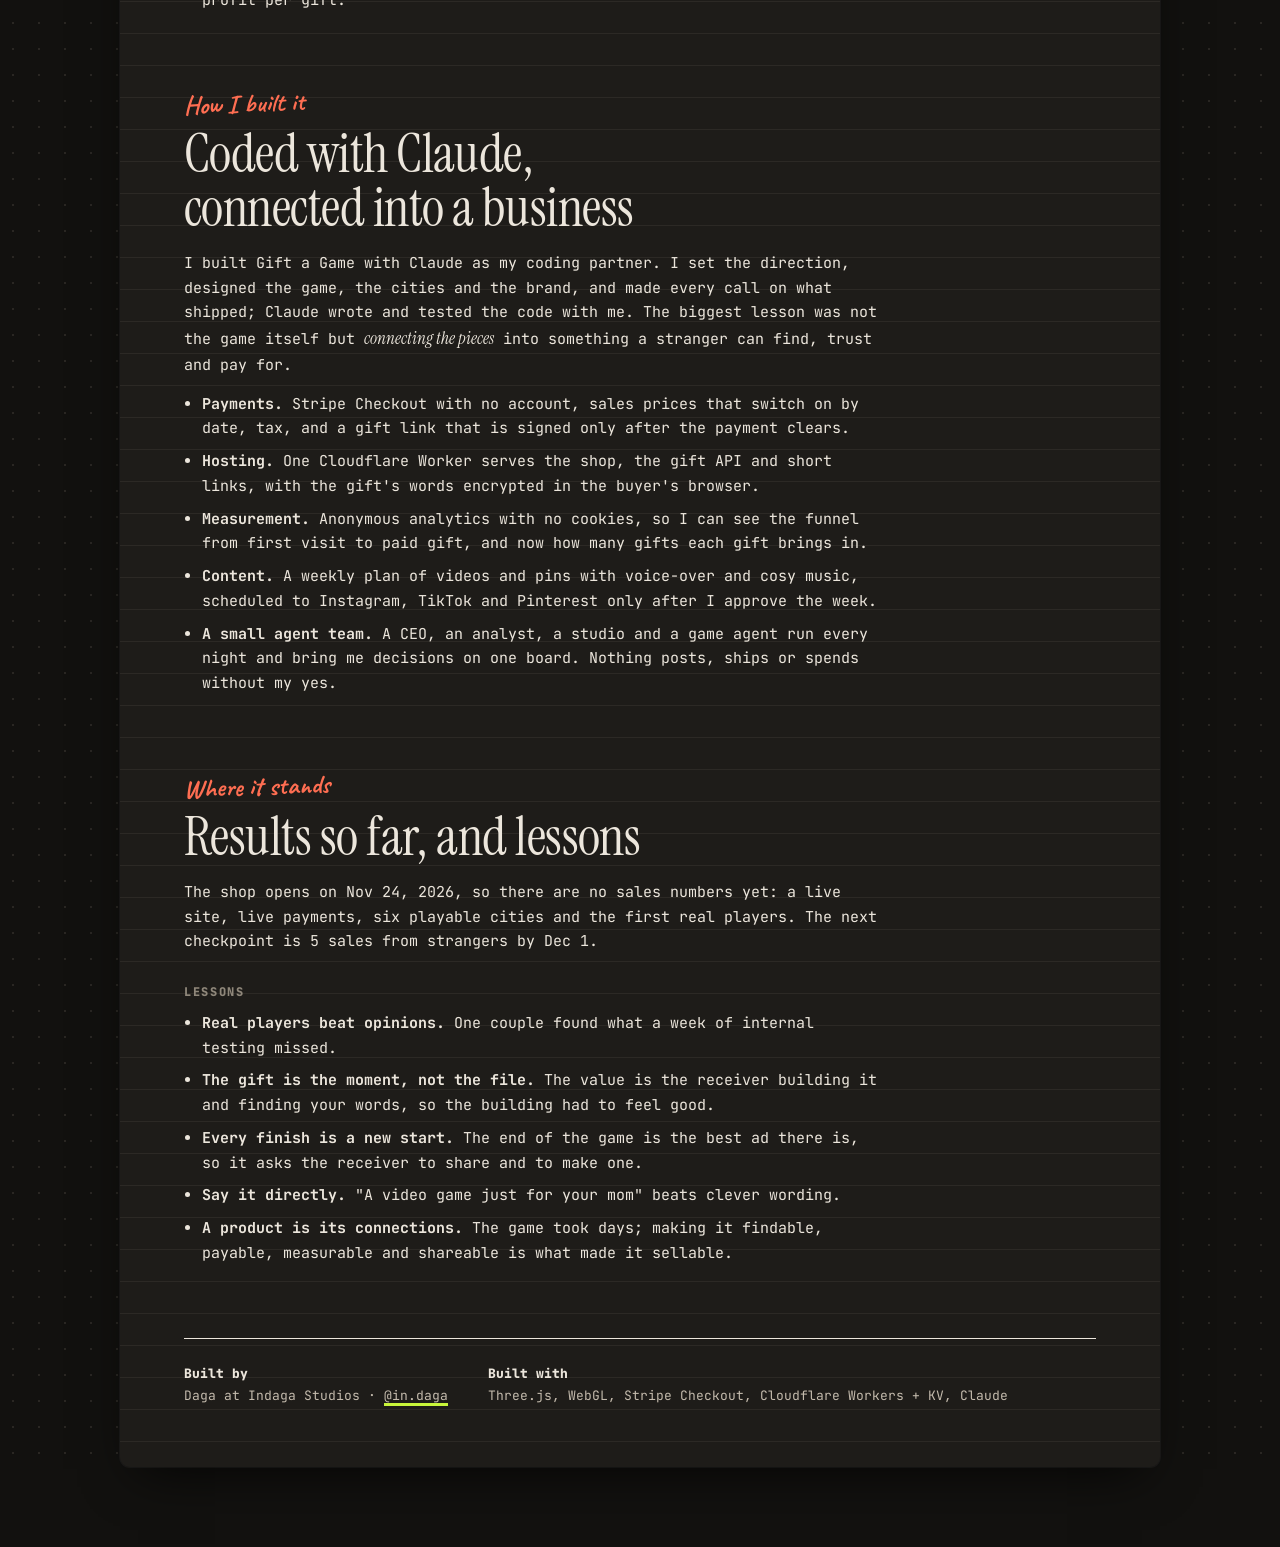
<file: case-studies/gift-a-game/index.html>
<!doctype html>
<html lang="en">
<head>
<meta charset="utf-8">
<link rel="canonical" href="https://danielagamarra.github.io/case-studies/gift-a-game/">
<meta name="viewport" content="width=device-width, initial-scale=1, viewport-fit=cover">
<title>Gift a Game · case study · DAGA's digibook</title>
<meta name="description" content="Case study: Gift a Game by Daga (Daniela Gamarra). A personalised mini-city video game sent as a gift: objective, value proposition, how it was made in a week, player feedback and go to market.">
<meta property="og:title" content="Gift a Game · case study">
<meta property="og:image" content="https://danielagamarra.github.io/assets/img/gift-a-game-card.jpg">
<meta name="theme-color" content="#12110f">
<link rel="icon" href="../../favicon.svg?v=2" type="image/svg+xml">
<link rel="preconnect" href="https://fonts.googleapis.com"><link rel="preconnect" href="https://fonts.gstatic.com" crossorigin>
<link href="https://fonts.googleapis.com/css2?family=Caveat:wght@500;700&family=Instrument+Serif:ital@0;1&family=JetBrains+Mono:wght@400;700;800&display=swap" rel="stylesheet">
<script>try{var t=JSON.parse(localStorage.getItem('daga-theme'))}catch(e){}document.documentElement.dataset.theme=t==='light'?'light':'dark';</script>
<style>
:root {
  --desk: #14120f; --desk-dot: #2c2925; --paper: #f3efe3; --paper-2: #eae5d7; --rule: #ddd6c7;
  --ink: #161410; --ink-2: #3b372f; --pencil: #8b857a; --lime: #c8f53a; --red: #ff4b2b; --blue: #2a3cff;
  --on-lime: #14120f; --pink: #ffc2dc; --tape-blend: multiply; --tape-op: .8;
  --shadow: 0 1px 0 rgba(0,0,0,.04), 0 10px 30px -12px rgba(40,30,10,.25);
  --hand: 'Caveat', 'Comic Sans MS', cursive; --serif: 'Instrument Serif', Georgia, serif; --mono: 'JetBrains Mono', ui-monospace, Menlo, monospace;
}
:root[data-theme="dark"] {
  --desk: #12110f; --desk-dot: #2a2723; --paper: #1e1c19; --paper-2: #171512; --rule: #2c2925;
  --ink: #ece6dc; --ink-2: #c4bbad; --pencil: #8f877a; --red: #ff6e52; --blue: #bdb3a4; --pink: #9c3f6c;
  --tape-blend: normal; --tape-op: .55;
  --shadow: 0 0 0 1px rgba(255,255,255,.04), 0 20px 50px -18px rgba(0,0,0,.8);
}
* { box-sizing: border-box; }
html { background: var(--desk); }
body { margin: 0; color: var(--ink); font: 15px/1.65 var(--mono); -webkit-font-smoothing: antialiased;
  background: var(--desk); background-image: radial-gradient(var(--desk-dot) 1.1px, transparent 1.3px); background-size: 26px 26px;
  cursor: url("data:image/svg+xml,%3Csvg xmlns='http://www.w3.org/2000/svg' width='28' height='28' viewBox='0 0 28 28'%3E%3Cpath d='M3 25 L5 18 L19 4 L24 9 L10 23 Z' fill='%23ece6dc' stroke='%23161410' stroke-width='1.6' stroke-linejoin='round'/%3E%3Cpath d='M3 25 L5 18 L10 23 Z' fill='%23ffffff' stroke='%23161410' stroke-width='1.6' stroke-linejoin='round'/%3E%3Cpath d='M17 6 L22 11' stroke='%23161410' stroke-width='1.6'/%3E%3C/svg%3E") 3 25, auto; }
a { color: inherit; text-decoration-color: var(--lime); text-decoration-thickness: 3px; text-underline-offset: 3px; }
a:hover { background: var(--lime); color: var(--on-lime); }
a:focus-visible { outline: 2px solid var(--lime); outline-offset: 3px; }

/* top bar */
.bar { position: sticky; top: 0; z-index: 10; display: flex; justify-content: space-between; align-items: center; padding: 14px 18px; pointer-events: none; }
.bar > * { pointer-events: auto; }
.brand { text-decoration: none; display: inline-flex; align-items: baseline; gap: 2px; background: var(--paper); color: var(--ink); padding: 4px 14px 6px; border: 1.5px solid var(--ink); border-radius: 999px; box-shadow: 2px 3px 0 var(--ink); font: 800 16px var(--mono); }
.brand:hover { background: var(--paper); color: var(--ink); }
.brand i { font: 700 20px var(--hand); font-style: normal; }
.tool { font: 700 13px var(--mono); background: var(--paper); color: var(--ink); border: 1.5px solid var(--ink); border-radius: 999px; padding: 6px 12px; box-shadow: 2px 3px 0 var(--ink); cursor: pointer; }

/* the paper sheet */
.sheet { position: relative; max-width: 1040px; margin: 10px auto 80px; background: var(--paper);
  background-image: linear-gradient(var(--rule) 1px, transparent 1px); background-size: 100% 32px; background-position: 0 86px;
  border-radius: 6px 6px 10px 10px; box-shadow: var(--shadow); padding: 74px clamp(18px, 5vw, 64px) 60px; }
.spiral { position: absolute; left: 40px; right: 40px; top: 14px; font: 700 15px/1 var(--mono); color: var(--ink-2); white-space: nowrap; overflow: hidden; letter-spacing: .05em; user-select: none; }
.tape { position: absolute; width: 120px; height: 30px; top: -12px; right: 70px; transform: rotate(4deg); background: var(--lime); opacity: var(--tape-op); mix-blend-mode: var(--tape-blend); }
.col { max-width: 700px; }
h1, h2, h3 { text-wrap: balance; font-weight: 400; }
h2 { font: 400 clamp(36px, 5vw, 54px)/1 var(--serif); letter-spacing: -.01em; margin: 0 0 16px; }
h3 { font: 800 12px/1.4 var(--mono); text-transform: uppercase; letter-spacing: .14em; color: var(--pencil); margin: 30px 0 10px; }
p { margin: 0 0 14px; }
em { font-family: var(--serif); font-size: 1.12em; }
section { padding-top: 64px; position: relative; }
.eyebrow { font: 700 26px/1 var(--hand); color: var(--red); display: inline-block; transform: rotate(-2deg); margin-bottom: 10px; }

/* hero */
.hero { display: grid; grid-template-columns: minmax(0, 1.1fr) minmax(0, 1fr); gap: 36px; align-items: center; }
.hero .eyebrow { color: var(--pencil); font: 800 12px/1 var(--mono); letter-spacing: .14em; text-transform: uppercase; transform: none; }
.hero h1 { font: 400 clamp(64px, 10vw, 120px)/.9 var(--serif); letter-spacing: -.02em; margin: 6px 0 18px; }
.hero h1 em { font-size: 1em; }
.hero .lede { font: 400 24px/1.3 var(--serif); max-width: 30ch; }
.hero .lede em { font-size: 1em; }
.hero .meta { font: 13px/1.7 var(--mono); color: var(--ink-2); margin-top: 18px; }
.hero .meta b { font-weight: 800; color: var(--ink); }
.ascii { font: 11px/1.1 var(--mono); color: var(--ink); white-space: pre; margin: 0; overflow: hidden; background: var(--paper-2); border: 1.5px solid var(--ink); border-radius: 3px 8px 4px 9px; padding: 18px; transform: rotate(1.2deg); box-shadow: 3px 4px 0 var(--ink); }
.ascii .c { color: var(--ink); background: var(--lime); color: var(--on-lime); } .ascii .p { color: var(--red); font-weight: 700; } .ascii .d { color: var(--pencil); }
@media (max-width: 800px) { .hero { grid-template-columns: 1fr; } .ascii { font-size: 9px; } }

/* facts */
.facts { display: grid; grid-template-columns: repeat(4, minmax(0, 1fr)); gap: 16px; margin-top: 44px; }
.facts div { border: 1.5px solid var(--ink); border-radius: 4px 9px 5px 10px; padding: 14px 16px; background: var(--paper); }
.facts div:nth-child(odd) { transform: rotate(-.8deg); } .facts div:nth-child(even) { transform: rotate(.7deg); }
.facts b { display: block; font: 400 44px/1 var(--serif); font-variant-numeric: tabular-nums; margin-bottom: 6px; }
.facts span { font: 12px/1.45 var(--mono); color: var(--ink-2); }
@media (max-width: 680px) { .facts { grid-template-columns: repeat(2, minmax(0, 1fr)); } }

/* diagrams on the paper */
figure { margin: 28px 0 8px; }
.diagram { overflow-x: auto; background: var(--paper-2); border: 1.5px solid var(--ink); border-radius: 4px 10px 5px 11px; padding: 18px; }
.diagram svg { display: block; width: 100%; min-width: 760px; height: auto; }
figcaption { font: 700 20px/1.25 var(--hand); color: var(--ink-2); margin-top: 12px; max-width: 700px; }
figcaption code { font-family: var(--mono); font-size: 13px; }
svg text { font-family: var(--mono); }
.n rect { fill: var(--paper); stroke: var(--ink); stroke-width: 1.4; }
.n.a rect { fill: var(--lime); } .n.a .t, .n.a .s { fill: var(--on-lime); }
.n.c rect { stroke-dasharray: 5 3; }
.n.p rect { stroke: var(--red); stroke-width: 2; }
.n .t { fill: var(--ink); font-size: 13px; font-weight: 700; }
.n .s { fill: var(--ink-2); font-size: 11px; }
.arrow { stroke: var(--ink); stroke-width: 1.5; fill: none; }
marker path { fill: var(--ink) !important; }
.tag { fill: var(--red); font-size: 11px; letter-spacing: .12em; font-weight: 700; }
.amberT { fill: var(--red) !important; font-weight: 700; } .cyanT, .pinkT { fill: var(--ink); }

/* the ride as a script: sticky notes */
.beats { display: flex; gap: 10px; overflow-x: auto; padding: 8px 4px 12px; margin-top: 18px; }
.beat { flex: 0 0 auto; border: 1.5px solid var(--ink); border-radius: 3px; padding: 10px 12px; min-width: 140px; max-width: 170px; background: var(--paper); box-shadow: 2px 3px 0 var(--ink); }
.beat:nth-child(odd) { transform: rotate(-1.4deg); } .beat:nth-child(even) { transform: rotate(1.2deg); }
.beat i { display: block; font: 800 10.5px/1 var(--mono); letter-spacing: .14em; text-transform: uppercase; font-style: normal; margin-bottom: 8px; color: var(--pencil); }
.beat q { font: 700 19px/1.15 var(--hand); color: var(--ink); quotes: none; display: block; }
.beat.k-poem { background: var(--lime); } .beat.k-poem i, .beat.k-poem q { color: var(--on-lime); }
.beat.k-memory i { color: var(--red); }

/* problems + fixes */
.fixes { display: grid; gap: 0; margin-top: 20px; border-top: 1.5px dashed var(--pencil); }
.fix { display: grid; grid-template-columns: minmax(0, 1fr) minmax(0, 1.4fr); gap: 22px; padding: 18px 0; border-bottom: 1.5px dashed var(--pencil); }
.fix .q { font: 400 24px/1.15 var(--serif); }
.fix .q span { display: block; font: 700 19px/1.2 var(--hand); color: var(--red); margin-top: 6px; }
.fix p { margin: 0; color: var(--ink-2); font-size: 14px; }
@media (max-width: 680px) { .fix { grid-template-columns: 1fr; gap: 6px; } }

/* one week */
.week { display: grid; grid-template-columns: repeat(7, minmax(0, 1fr)); gap: 8px; margin-top: 18px; }
.day { border: 1.5px solid var(--rule); border-radius: 4px; padding: 10px; min-height: 100px; font: 12px/1.4 var(--mono); color: var(--pencil); background: var(--paper); }
.day b { display: block; font: 400 26px/1 var(--serif); color: var(--ink); margin-bottom: 8px; }
.day.on { border-color: var(--ink); color: var(--ink); box-shadow: 2px 3px 0 var(--ink); }
.day.on.cy { background: var(--lime); color: var(--on-lime); } .day.on.cy b { color: var(--on-lime); }
@media (max-width: 680px) { .week { grid-template-columns: repeat(4, minmax(0, 1fr)); } }

.list { padding-left: 18px; margin: 0 0 14px; } .list li { margin-bottom: 8px; }
code { font: 13.5px var(--mono); background: var(--paper-2); padding: 0 4px; border-radius: 3px; }
.credits { border-top: 1.5px solid var(--ink); margin-top: 72px; padding-top: 24px; font: 13px/1.7 var(--mono); color: var(--ink-2); display: flex; flex-wrap: wrap; gap: 8px 40px; }
.credits b { color: var(--ink); font-weight: 800; }
.doodle { position: absolute; pointer-events: none; overflow: visible; }
.doodle path { fill: none; stroke: var(--pencil); stroke-width: 1.6; stroke-linecap: round; stroke-linejoin: round; vector-effect: non-scaling-stroke; }
@media (max-width: 800px) { .doodle { display: none; } .sheet { transform: none; } }

/* gift a game */
.cover { margin: 0; transform: rotate(1.4deg); background: var(--paper-2); border: 1.5px solid var(--ink); border-radius: 3px 8px 4px 9px; box-shadow: 3px 4px 0 var(--ink); padding: 10px; position: relative; }
.cover img { display: block; width: 100%; height: auto; border-radius: 2px; }
.cover::before { content: ''; position: absolute; width: 90px; height: 26px; top: -12px; left: 40%; transform: rotate(-5deg); background: var(--lime); opacity: var(--tape-op); mix-blend-mode: var(--tape-blend); }
.steps { display: grid; grid-template-columns: repeat(3, minmax(0, 1fr)); gap: 18px; margin-top: 22px; }
.steps figure { margin: 0; background: var(--paper); border: 1.5px solid var(--ink); border-radius: 4px 9px 5px 10px; padding: 8px 8px 12px; box-shadow: 2px 3px 0 var(--ink); }
.steps figure:nth-child(odd) { transform: rotate(-1deg); } .steps figure:nth-child(even) { transform: rotate(1deg); }
.steps img { display: block; width: 100%; height: auto; border-radius: 2px; }
.steps figcaption { font-size: 19px; margin-top: 8px; }
.steps figcaption b { font: 800 11px/1 var(--mono); letter-spacing: .14em; text-transform: uppercase; color: var(--red); display: block; margin-bottom: 4px; }
@media (max-width: 680px) { .steps { display: flex; overflow-x: auto; gap: 14px; padding: 6px 4px 14px; scroll-snap-type: x mandatory; } .steps figure { flex: 0 0 64%; scroll-snap-align: center; } }
</style>
</head>
<body>
<header class="bar">
  <a class="brand" href="../../#giftagame">DAGA<i>'s digibook</i></a>
  <button class="tool" id="theme" type="button" aria-label="Switch light or dark">☀</button>
</header>
<main class="sheet">
  <div class="spiral" aria-hidden="true">(@)    (@)    (@)    (@)    (@)    (@)    (@)    (@)    (@)    (@)    (@)    (@)    (@)    (@)    (@)    (@)    (@)    (@)    (@)    (@)    (@)    (@)    (@)    (@)    (@)    (@)    (@)    (@)    (@)    (@)    (@)    (@)    (@)    (@)    (@)    (@)    (@)    (@)    (@)    (@)    </div>
  <div class="tape" aria-hidden="true"></div>
  <svg class="doodle" viewBox="0 0 100 100" style="width:40px;height:40px;right:30px;top:60px;transform:rotate(10deg)" aria-hidden="true"><path d="M50 6 C52 36 64 48 94 50 C64 52 52 64 50 94 C48 64 36 52 6 50 C36 48 48 36 50 6 Z"/></svg>
  <svg class="doodle" viewBox="0 0 100 100" style="width:70px;height:70px;right:-34px;top:640px;transform:rotate(28deg)" aria-hidden="true"><path d="M50 6 C 64 20, 67 44, 61 66 L39 66 C 33 44, 36 20, 50 6 Z M39 54 L26 74 L40 70 M61 54 L74 74 L60 70 M44 76 L50 94 L56 76"/></svg>
  <svg class="doodle" viewBox="0 0 100 100" style="width:80px;height:80px;left:-40px;top:1600px;transform:rotate(-12deg)" aria-hidden="true"><path d="M50 30 C 62 30, 70 40, 70 50 C 70 62, 62 70, 50 70 C 38 70, 30 62, 30 50 C 30 40, 38 30, 50 30 Z M30 56 C 6 66, 10 74, 40 66 C 62 60, 92 44, 90 36 C 89 32, 80 33, 70 38"/></svg>

  <header class="hero">
    <div>
      <span class="eyebrow">Personalised gift game · 2026</span>
      <h1>Gift a <em>Game</em></h1>
      <p class="lede">Their city as a tiny video game: their name on the sign, their family in the streets, and <em>your</em> message waiting at the end.</p>
      <p class="meta"><b>Play it:</b> <a href="https://giftagame.app" target="_blank" rel="noopener">giftagame.app</a> (any phone)<br><b>My role:</b> founder: concept, game and world design, art direction, product, brand and go-to-market<br><b>Made with:</b> Three.js, WebGL, Stripe Checkout, Cloudflare Workers, coded with Claude</p>
    </div>
    <figure class="cover"><img src="cover.jpg" alt="Gift a Game: the logo, the slogan 'A special gift, made just for your loved ones' and a wooden Little Toronto"></figure>
  </header>

  <div class="facts" role="list">
    <div role="listitem"><b>1 week</b><span>from first line of code to live payments (Nov 17 to 24, 2026)</span></div>
    <div role="listitem"><b>6</b><span>cities ready to gift, 5 more on the way</span></div>
    <div role="listitem"><b>~60</b><span>wooden pieces per city, about 10 minutes to build</span></div>
    <div role="listitem"><b>CA$12</b><span>one price, no app, no account</span></div>
  </div>

  <section id="objective">
    <div class="col">
      <span class="eyebrow">The objective</span>
      <h2>CA$500 profit by New Year's Eve</h2>
      <p>A real business test with a clear finish line: CA$500 profit by Dec 31, 2026, which is about 55 sales, with a first checkpoint of 5 sales by Dec 1. One rule kept the numbers honest: <em>friends get gifts, never a sales pitch</em>. Every sale has to come from a stranger.</p>
      <p>The buyer is mostly a woman aged 18 to 34 in the US or Canada, on her phone. She finds gifts on TikTok, Instagram and Pinterest, decides in under a minute, and is often buying at the last minute for a partner, a best friend or a parent far away.</p>
    </div>
  </section>

  <section id="value">
    <div class="col">
      <span class="eyebrow">The value proposition</span>
      <h2>A special gift, made just for your loved ones</h2>
      <p>People want a gift that says <em>I made this for you</em> more than one that costs a lot. Digital gifts usually feel like "just a link". Gift a Game answers that by making the receiver build something: the gift takes time to open, it is clearly about them, and it ends with a moment worth sharing.</p>
      <p>For the giver it is a personalised gift in about 10 minutes, ready to send tonight. For the receiver it is a small game made only for them.</p>
    </div>
    <div class="steps">
      <figure><img src="1-make.jpg" alt="The gift maker on a phone" loading="lazy"><figcaption><b>1 · make</b>Pick a city, their name, the people and pets in their life, a flag and a message.</figcaption></figure>
      <figure><img src="2-build.jpg" alt="Building the city piece by piece" loading="lazy"><figcaption><b>2 · build</b>They unwrap the box and place about 60 wooden pieces, chapter by chapter.</figcaption></figure>
      <figure><img src="3-finale.jpg" alt="The finished city at night with the message" loading="lazy"><figcaption><b>3 · the moment</b>The lights come on, their name glows, and your message appears.</figcaption></figure>
    </div>
    <h3>Their side of the gift, beat by beat</h3>
    <div class="beats" aria-label="What the receiver experiences, in order">
      <div class="beat k-scene"><i>unwrap</i><q>A gift box opens with two taps.</q></div>
      <div class="beat k-line"><i>build</i><q>The first piece snaps onto the board.</q></div>
      <div class="beat k-memory"><i>discover</i><q>Their name on the theatre sign.</q></div>
      <div class="beat k-line"><i>chapter</i><q>A local story at every chapter.</q></div>
      <div class="beat k-memory"><i>discover</i><q>Their family and pets out for a walk.</q></div>
      <div class="beat k-scene"><i>finale</i><q>Lights on, confetti, the name glows.</q></div>
      <div class="beat k-poem"><i>message</i><q>Your words, signed by you.</q></div>
      <div class="beat k-line"><i>pass it on</i><q>Send a thank-you, or make one.</q></div>
    </div>
  </section>

  <section id="made">
    <div class="col">
      <span class="eyebrow">How it was made</span>
      <h2>From one city to a live shop in a week</h2>
      <p>I ran the studio like a small company on a daily cycle: research, build, test, review. I approved every city, every post and every spend. Little Toronto came first, then the gift maker, checkout, five more cities, the shop and a content system.</p>
    </div>
    <figure>
      <div class="diagram">
        <svg viewBox="0 0 980 300" role="img" aria-label="The gift loop: the giver makes and pays, the receiver opens the link, builds the city, sees the finale, then sends a thank-you or makes a gift of their own">
          <defs><marker id="ah" viewBox="0 0 10 10" refX="9" refY="5" markerWidth="7" markerHeight="7" orient="auto"><path d="M0 0L10 5L0 10z" fill="#8592ab"/></marker></defs>
          <text class="tag" x="10" y="22">THE GIVER</text>
          <g class="n a"><rect x="10" y="40" width="170" height="96" rx="5"/><text class="t" x="24" y="66">Gift maker</text><text class="s" x="24" y="88">city, names, family,</text><text class="s" x="24" y="104">pets, flag, message;</text><text class="s" x="24" y="120">about 10 minutes</text></g>
          <g class="n"><rect x="212" y="40" width="170" height="96" rx="5"/><text class="t" x="226" y="66">Checkout</text><text class="s" x="226" y="88">Stripe, no account,</text><text class="s" x="226" y="104">Apple Pay or card,</text><text class="s" x="226" y="120">CA$12 / US$9.99</text></g>
          <g class="n p"><rect x="414" y="40" width="186" height="96" rx="5"/><text class="t" x="428" y="66">The gift link</text><text class="s" x="428" y="88">signed after payment;</text><text class="s" x="428" y="104">short link + QR, words</text><text class="s" x="428" y="120">encrypted in the browser</text></g>
          <path class="arrow" d="M180 88H208" marker-end="url(#ah)"/><path class="arrow" d="M382 88H410" marker-end="url(#ah)"/>
          <text class="tag" x="640" y="22">THE RECEIVER</text>
          <g class="n"><rect x="640" y="40" width="160" height="96" rx="5"/><text class="t" x="654" y="66">Unwrap + build</text><text class="s" x="654" y="88">~60 pieces, eight</text><text class="s" x="654" y="104">chapters, Easter eggs,</text><text class="s" x="654" y="120">any phone, no app</text></g>
          <g class="n a"><rect x="820" y="40" width="150" height="96" rx="5"/><text class="t" x="834" y="66">Finale</text><text class="s" x="834" y="88">lights, their name,</text><text class="s" x="834" y="104">the giver's message</text></g>
          <path class="arrow" d="M600 88H636" marker-end="url(#ah)"/><path class="arrow" d="M800 88H816" marker-end="url(#ah)"/>
          <path class="arrow" d="M895 136V180H700" marker-end="url(#ah)"/>
          <g class="n c"><rect x="440" y="160" width="256" height="96" rx="5"/><text class="t" x="454" y="186">Pass it on</text><text class="s" x="454" y="208">a thank-you picture with the</text><text class="s" x="454" y="224">website on it, or "make one for</text><text class="s" x="454" y="240">someone you love"</text></g>
          <path class="arrow" d="M440 208H95V140" marker-end="url(#ah)" stroke-dasharray="4 4"/>
          <text class="s amberT" x="130" y="232" style="font-size:12px">every finished gift can start a new one</text>
        </svg>
      </div>
      <figcaption>The privacy promise shaped the build: the server signs a fingerprint of the gift after payment and stores only an encrypted copy, so it never reads the names or the message.</figcaption>
    </figure>
    <div class="col">
      <h3>What made it work on a phone</h3>
      <ul class="list">
        <li><b>A wooden-puzzle feel.</b> Every piece lands with a little bounce, a click and a puff of sawdust, so ten minutes of building feels like play, not a loading screen.</li>
        <li><b>A strict budget.</b> Each city is tested for graphics and memory on older phones, plus automated checks for flicker, cameras and the full gift flow in every city.</li>
        <li><b>Local, not generic.</b> Each city has its own landmarks and short stories: the 506 streetcar in Toronto, the Hollywood sign in LA, the Statue of Liberty in a working harbour in New York.</li>
        <li><b>Built to be found.</b> Gift guide pages (for mom, for a boyfriend, last minute), an FAQ and structured data, so the shop appears when someone asks a search engine or an assistant for a personalised gift.</li>
      </ul>
    </div>
  </section>

  <section id="feedback">
    <div class="col">
      <span class="eyebrow">Player feedback</span>
      <h2>What we heard, and what changed the same day</h2>
      <p>The first real players called it <em>"epic"</em> and built it together as a couple. Then the receiver went and made her own gift for someone else.</p>
    </div>
    <div class="fixes">
      <div class="fix"><div class="q">"It goes by very fast"<span>the story at the end of each chapter</span></div><p>The card closed after a fixed 3.2 seconds. It now stays 7 to 13 seconds depending on how long the story is, and a tap still closes it sooner.</p></div>
      <div class="fix"><div class="q">The receiver became a maker<span>she made her own gift right after playing</span></div><p>The end of the game now leads with a thank-you picture to send back to the giver, with the website on it, then "Make one for someone you love". Sales that start from a finished gift are tagged, so the loop can be measured.</p></div>
      <div class="fix"><div class="q">"There is no Indonesian flag"<span>a player from Indonesia</span></div><p>Every country's flag is now in (203, Taiwan and Palestine included), picked with a search box instead of a long list.</p></div>
      <div class="fix"><div class="q">Two Canada flags in Toronto<span>home flag and city flag were the same</span></div><p>When the home country matches the city's, the game flies the city's own flag instead: Toronto, New York, LA (zigzags included) and the rest.</p></div>
      <div class="fix"><div class="q">"Little LA is lame"<span>it looked like any city</span></div><p>Rebuilt with the Hollywood sign on golden hills, the downtown skyline, Walk of Fame stars and a beach with a pier.</p></div>
      <div class="fix"><div class="q">"The beach should be in the front"<span>it sat behind the city</span></div><p>Beaches moved to the front in LA, Miami and Vancouver. New York, a port and not a beach, got a harbour promenade, a ferry and the Statue of Liberty.</p></div>
    </div>
  </section>

  <section id="market">
    <div class="col">
      <span class="eyebrow">Go to market</span>
      <h2>Organic first, ads only when strangers buy</h2>
      <ul class="list">
        <li><b>Pinterest first.</b> Gift ideas are searched there weeks ahead and pins keep working for months. Every video also becomes a pin, plus its own stills and GIFs, all linking to the shop.</li>
        <li><b>Instagram and TikTok.</b> Three short videos a day. Hooks come from research on what is trending and speak to the person directly: <em>"Would your mom play a video game?"</em></li>
        <li><b>One clear offer.</b> 25% off for Black Friday (Nov 27 to 30), then a last-minute Christmas window.</li>
        <li><b>A rule for ads.</b> No paid ads until the funnel is measurable, strangers buy on their own, one post clearly wins, and the cost per sale fits a CA$10 profit per gift.</li>
      </ul>
    </div>
  </section>

  <section id="learned">
    <div class="col">
      <span class="eyebrow">How I built it</span>
      <h2>Coded with Claude, connected into a business</h2>
      <p>I built Gift a Game with Claude as my coding partner. I set the direction, designed the game, the cities and the brand, and made every call on what shipped; Claude wrote and tested the code with me. The biggest lesson was not the game itself but <em>connecting the pieces</em> into something a stranger can find, trust and pay for.</p>
      <ul class="list">
        <li><b>Payments.</b> Stripe Checkout with no account, sales prices that switch on by date, tax, and a gift link that is signed only after the payment clears.</li>
        <li><b>Hosting.</b> One Cloudflare Worker serves the shop, the gift API and short links, with the gift's words encrypted in the buyer's browser.</li>
        <li><b>Measurement.</b> Anonymous analytics with no cookies, so I can see the funnel from first visit to paid gift, and now how many gifts each gift brings in.</li>
        <li><b>Content.</b> A weekly plan of videos and pins with voice-over and cosy music, scheduled to Instagram, TikTok and Pinterest only after I approve the week.</li>
        <li><b>A small agent team.</b> A CEO, an analyst, a studio and a game agent run every night and bring me decisions on one board. Nothing posts, ships or spends without my yes.</li>
      </ul>
    </div>
  </section>

  <section id="results">
    <div class="col">
      <span class="eyebrow">Where it stands</span>
      <h2>Results so far, and lessons</h2>
      <p>The shop opens on Nov 24, 2026, so there are no sales numbers yet: a live site, live payments, six playable cities and the first real players. The next checkpoint is 5 sales from strangers by Dec 1.</p>
      <h3>Lessons</h3>
      <ul class="list">
        <li><b>Real players beat opinions.</b> One couple found what a week of internal testing missed.</li>
        <li><b>The gift is the moment, not the file.</b> The value is the receiver building it and finding your words, so the building had to feel good.</li>
        <li><b>Every finish is a new start.</b> The end of the game is the best ad there is, so it asks the receiver to share and to make one.</li>
        <li><b>Say it directly.</b> "A video game just for your mom" beats clever wording.</li>
        <li><b>A product is its connections.</b> The game took days; making it findable, payable, measurable and shareable is what made it sellable.</li>
      </ul>
    </div>
  </section>

  <footer class="credits">
    <div><b>Built by</b><br>Daga at Indaga Studios · <a href="https://instagram.com/in.daga" target="_blank" rel="noopener">@in.daga</a></div>
    <div><b>Built with</b><br>Three.js, WebGL, Stripe Checkout, Cloudflare Workers + KV, Claude</div>
  </footer>

</main>
<script>
(function(){
  var b=document.getElementById('theme');
  function set(t){document.documentElement.dataset.theme=t;try{localStorage.setItem('daga-theme',JSON.stringify(t))}catch(e){}b.textContent=t==='dark'?'☀':'☾';}
  set(document.documentElement.dataset.theme);
  b.addEventListener('click',function(){set(document.documentElement.dataset.theme==='dark'?'light':'dark')});
})();
</script>
</body>
</html>
</file>
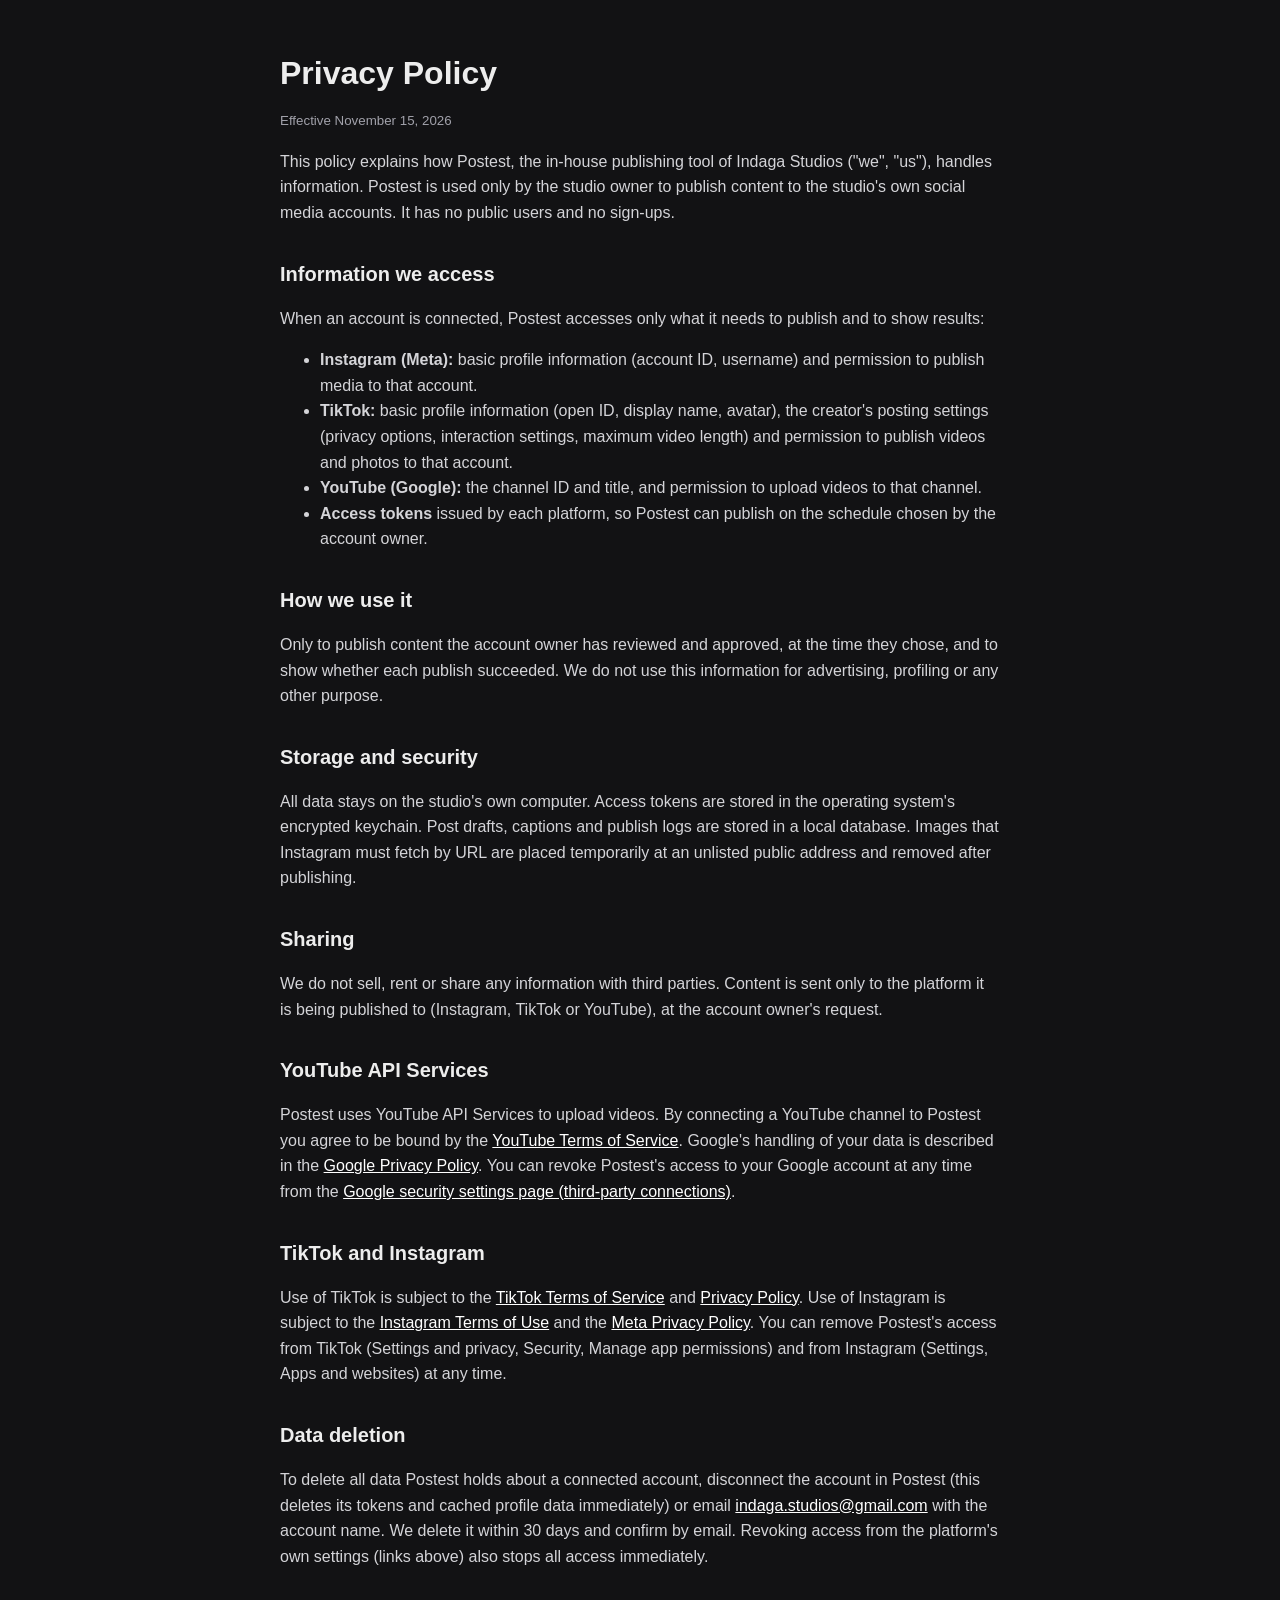
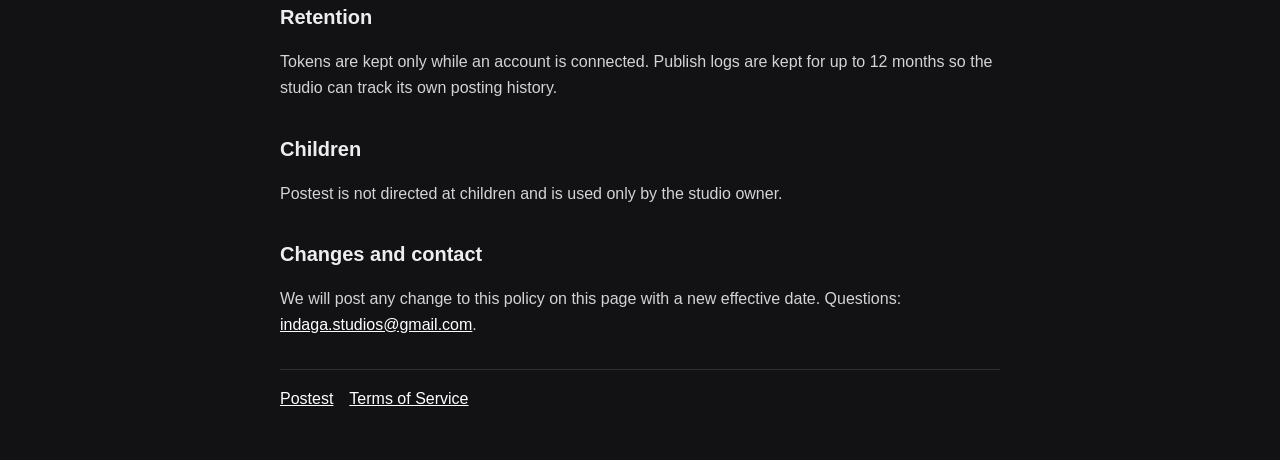
<file: postest/privacy.html>
<!doctype html>
<html lang="en">
<head>
<meta charset="utf-8">
<meta name="viewport" content="width=device-width, initial-scale=1">
<title>Postest Privacy Policy</title>
<style>
:root{--bg:#121214;--fg:#ededed;--muted:#a1a1aa;--line:#2e2e34}
body{margin:0;background:var(--bg);color:var(--fg);font:16px/1.6 -apple-system,BlinkMacSystemFont,"Inter",sans-serif}
main{max-width:720px;margin:0 auto;padding:48px 16px}
h1{font-size:32px;margin:0 0 8px}h2{font-size:20px;margin:32px 0 8px}
p,li{color:#d4d4d8}a{color:#ffffff}small{color:var(--muted)}
nav{display:flex;gap:16px;flex-wrap:wrap;margin-top:32px;padding-top:16px;border-top:1px solid var(--line)}
</style>
</head>
<body>
<main>
<h1>Privacy Policy</h1>
<small>Effective November 15, 2026</small>

<p>This policy explains how Postest, the in-house publishing tool of Indaga Studios ("we", "us"), handles information. Postest is used only by the studio owner to publish content to the studio's own social media accounts. It has no public users and no sign-ups.</p>

<h2>Information we access</h2>
<p>When an account is connected, Postest accesses only what it needs to publish and to show results:</p>
<ul>
<li><strong>Instagram (Meta):</strong> basic profile information (account ID, username) and permission to publish media to that account.</li>
<li><strong>TikTok:</strong> basic profile information (open ID, display name, avatar), the creator's posting settings (privacy options, interaction settings, maximum video length) and permission to publish videos and photos to that account.</li>
<li><strong>YouTube (Google):</strong> the channel ID and title, and permission to upload videos to that channel.</li>
<li><strong>Access tokens</strong> issued by each platform, so Postest can publish on the schedule chosen by the account owner.</li>
</ul>

<h2>How we use it</h2>
<p>Only to publish content the account owner has reviewed and approved, at the time they chose, and to show whether each publish succeeded. We do not use this information for advertising, profiling or any other purpose.</p>

<h2>Storage and security</h2>
<p>All data stays on the studio's own computer. Access tokens are stored in the operating system's encrypted keychain. Post drafts, captions and publish logs are stored in a local database. Images that Instagram must fetch by URL are placed temporarily at an unlisted public address and removed after publishing.</p>

<h2>Sharing</h2>
<p>We do not sell, rent or share any information with third parties. Content is sent only to the platform it is being published to (Instagram, TikTok or YouTube), at the account owner's request.</p>

<h2>YouTube API Services</h2>
<p>Postest uses YouTube API Services to upload videos. By connecting a YouTube channel to Postest you agree to be bound by the <a href="https://www.youtube.com/t/terms">YouTube Terms of Service</a>. Google's handling of your data is described in the <a href="https://policies.google.com/privacy">Google Privacy Policy</a>. You can revoke Postest's access to your Google account at any time from the <a href="https://myaccount.google.com/connections">Google security settings page (third-party connections)</a>.</p>

<h2>TikTok and Instagram</h2>
<p>Use of TikTok is subject to the <a href="https://www.tiktok.com/legal/terms-of-service">TikTok Terms of Service</a> and <a href="https://www.tiktok.com/legal/privacy-policy">Privacy Policy</a>. Use of Instagram is subject to the <a href="https://help.instagram.com/581066165581870">Instagram Terms of Use</a> and the <a href="https://privacycenter.instagram.com/policy">Meta Privacy Policy</a>. You can remove Postest's access from TikTok (Settings and privacy, Security, Manage app permissions) and from Instagram (Settings, Apps and websites) at any time.</p>

<h2 id="data-deletion">Data deletion</h2>
<p>To delete all data Postest holds about a connected account, disconnect the account in Postest (this deletes its tokens and cached profile data immediately) or email <a href="mailto:indaga.studios@gmail.com">indaga.studios@gmail.com</a> with the account name. We delete it within 30 days and confirm by email. Revoking access from the platform's own settings (links above) also stops all access immediately.</p>

<h2>Retention</h2>
<p>Tokens are kept only while an account is connected. Publish logs are kept for up to 12 months so the studio can track its own posting history.</p>

<h2>Children</h2>
<p>Postest is not directed at children and is used only by the studio owner.</p>

<h2>Changes and contact</h2>
<p>We will post any change to this policy on this page with a new effective date. Questions: <a href="mailto:indaga.studios@gmail.com">indaga.studios@gmail.com</a>.</p>

<nav><a href="index.html">Postest</a><a href="terms.html">Terms of Service</a></nav>
</main>
</body>
</html>
</file>
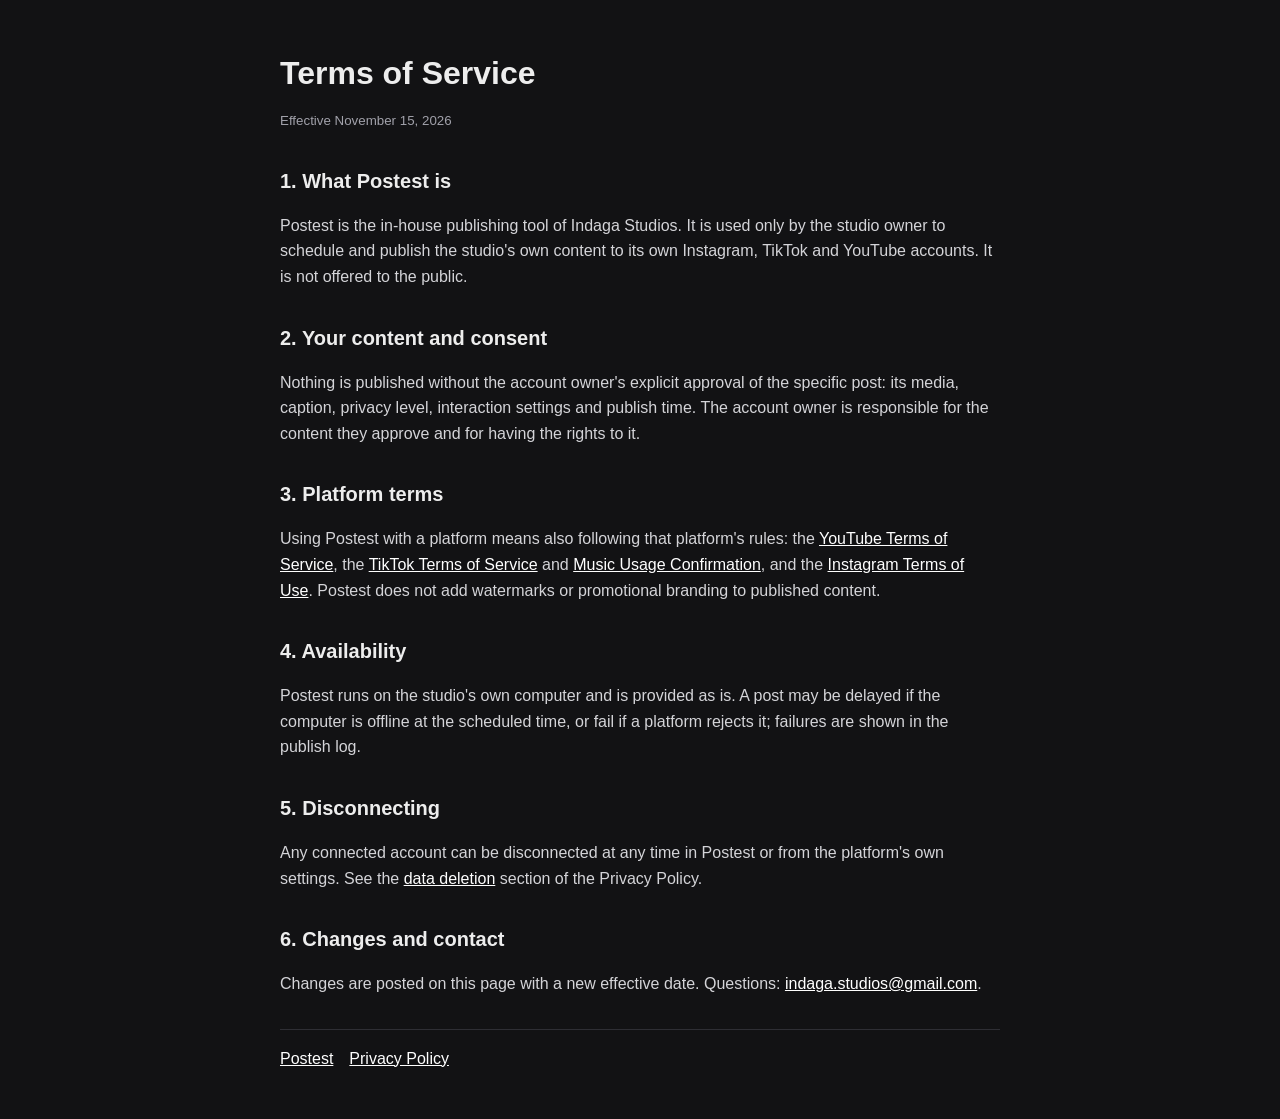
<file: postest/terms.html>
<!doctype html>
<html lang="en">
<head>
<meta charset="utf-8">
<meta name="viewport" content="width=device-width, initial-scale=1">
<title>Postest Terms of Service</title>
<style>
:root{--bg:#121214;--fg:#ededed;--muted:#a1a1aa;--line:#2e2e34}
body{margin:0;background:var(--bg);color:var(--fg);font:16px/1.6 -apple-system,BlinkMacSystemFont,"Inter",sans-serif}
main{max-width:720px;margin:0 auto;padding:48px 16px}
h1{font-size:32px;margin:0 0 8px}h2{font-size:20px;margin:32px 0 8px}
p,li{color:#d4d4d8}a{color:#ffffff}small{color:var(--muted)}
nav{display:flex;gap:16px;flex-wrap:wrap;margin-top:32px;padding-top:16px;border-top:1px solid var(--line)}
</style>
</head>
<body>
<main>
<h1>Terms of Service</h1>
<small>Effective November 15, 2026</small>

<h2>1. What Postest is</h2>
<p>Postest is the in-house publishing tool of Indaga Studios. It is used only by the studio owner to schedule and publish the studio's own content to its own Instagram, TikTok and YouTube accounts. It is not offered to the public.</p>

<h2>2. Your content and consent</h2>
<p>Nothing is published without the account owner's explicit approval of the specific post: its media, caption, privacy level, interaction settings and publish time. The account owner is responsible for the content they approve and for having the rights to it.</p>

<h2>3. Platform terms</h2>
<p>Using Postest with a platform means also following that platform's rules: the <a href="https://www.youtube.com/t/terms">YouTube Terms of Service</a>, the <a href="https://www.tiktok.com/legal/terms-of-service">TikTok Terms of Service</a> and <a href="https://www.tiktok.com/legal/page/global/music-usage-confirmation/en">Music Usage Confirmation</a>, and the <a href="https://help.instagram.com/581066165581870">Instagram Terms of Use</a>. Postest does not add watermarks or promotional branding to published content.</p>

<h2>4. Availability</h2>
<p>Postest runs on the studio's own computer and is provided as is. A post may be delayed if the computer is offline at the scheduled time, or fail if a platform rejects it; failures are shown in the publish log.</p>

<h2>5. Disconnecting</h2>
<p>Any connected account can be disconnected at any time in Postest or from the platform's own settings. See the <a href="privacy.html#data-deletion">data deletion</a> section of the Privacy Policy.</p>

<h2>6. Changes and contact</h2>
<p>Changes are posted on this page with a new effective date. Questions: <a href="mailto:indaga.studios@gmail.com">indaga.studios@gmail.com</a>.</p>

<nav><a href="index.html">Postest</a><a href="privacy.html">Privacy Policy</a></nav>
</main>
</body>
</html>
</file>
<file: assets/style.css>
/* ============ DAGA's digibook ============ */
:root {
  --desk: #14120f;
  --desk-dot: #2c2925;
  --star: #f3ece0;
  --paper: #f3efe3;
  --paper-2: #eae5d7;
  --rule: #ddd6c7;
  --ink: #161410;
  --ink-2: #3b372f;
  --pencil: #8b857a;
  --lime: #c8f53a;
  --blue: #2a3cff;
  --red: #ff4b2b;
  --peach: #ffc9a8;
  --pink: #ffc2dc;
  --sky: #bcd2ff;
  --hand: 'Caveat', 'Comic Sans MS', cursive;
  --serif: 'Instrument Serif', Georgia, serif;
  --mono: 'JetBrains Mono', ui-monospace, Menlo, monospace;
  --shadow: 0 1px 0 rgba(0,0,0,.04), 0 10px 30px -12px rgba(40,30,10,.25);
  --on-lime: #14120f;
  --edge: rgba(22,20,16,.06);
  --hint-bg: rgba(243,239,227,.88);
  --tape-blend: multiply;
  --tape-op: .8;
}
/* ---------- dark version (default) ---------- */
:root[data-theme="dark"] {
  --desk: #12110f;
  --desk-dot: #2a2723;
  --paper: #1e1c19;
  --paper-2: #171512;
  --rule: #2c2925;
  --ink: #ece6dc;
  --ink-2: #c4bbad;
  --pencil: #8f877a;
  --blue: #bdb3a4;
  --red: #ff6e52;
  --sky: #6b5a45;
  --peach: #a8603a;
  --pink: #9c3f6c;
  --shadow: 0 0 0 1px rgba(255,255,255,.04), 0 20px 50px -18px rgba(0,0,0,.8), 0 0 60px -30px rgba(236,230,220,.06);
  --edge: rgba(255,255,255,.07);
  --hint-bg: rgba(30,28,25,.85);
  --tape-blend: normal;
  --tape-op: .55;
}
* { box-sizing: border-box; }
html, body { margin: 0; height: 100%; }
body {
  background: var(--desk);
  color: var(--ink);
  font: 15px/1.5 var(--mono);
  -webkit-font-smoothing: antialiased;
  overflow: hidden;
  cursor: url("data:image/svg+xml,%3Csvg xmlns='http://www.w3.org/2000/svg' width='28' height='28' viewBox='0 0 28 28'%3E%3Cpath d='M3 25 L5 18 L19 4 L24 9 L10 23 Z' fill='%23fbf8f1' stroke='%23161410' stroke-width='1.6' stroke-linejoin='round'/%3E%3Cpath d='M3 25 L5 18 L10 23 Z' fill='%23ffffff' stroke='%23161410' stroke-width='1.6' stroke-linejoin='round'/%3E%3Cpath d='M17 6 L22 11' stroke='%23161410' stroke-width='1.6'/%3E%3C/svg%3E") 3 25, auto;
}
a { color: inherit; }
button { font: inherit; color: inherit; cursor: pointer; }
mark { background: linear-gradient(transparent 12%, var(--lime) 12%, var(--lime) 88%, transparent 88%); color: var(--on-lime); padding: 0 .08em; border-radius: 3px; }

/* ---------- top bar ---------- */
.bar {
  position: fixed; z-index: 40; top: 0; left: 0; right: 0;
  display: flex; align-items: center; justify-content: space-between;
  padding: 12px 16px; pointer-events: none;
}
.bar > * { pointer-events: auto; }
.brand { text-decoration: none; display: flex; align-items: baseline; gap: 2px; background: var(--paper); padding: 4px 14px 6px; border: 1.5px solid var(--ink); border-radius: 999px 999px 999px 999px / 900px 1000px 900px 1000px; box-shadow: 2px 3px 0 var(--ink); }
.brand-d { font: 800 18px var(--mono); letter-spacing: -.02em; }
.brand-s { font: 700 22px var(--hand); }
.bar-tools { display: flex; gap: 8px; }
.tool {
  background: var(--paper); border: 1.5px solid var(--ink); border-radius: 12px 14px 12px 15px / 14px 12px 15px 12px;
  padding: 6px 12px; font: 700 13px var(--mono); box-shadow: 2px 3px 0 var(--ink); transition: transform .12s, box-shadow .12s;
}
.tool:hover { transform: translate(-1px, -1px) rotate(-1deg); box-shadow: 3px 4px 0 var(--ink); }
.tool:active { transform: translate(1px, 2px); box-shadow: 0 0 0 var(--ink); }
.tool[aria-pressed="true"] { background: var(--lime); color: var(--on-lime); }
.tool-cv { background: var(--lime); color: var(--on-lime); }

/* ---------- tabs ---------- */
.tabs { position: fixed; z-index: 35; right: 0; top: 50%; transform: translateY(-50%); display: flex; flex-direction: column; gap: 4px; }
.tab {
  display: flex; align-items: center; gap: 8px; text-decoration: none;
  background: var(--paper); border: 1.5px solid var(--ink); border-right: 0; border-radius: 12px 0 0 12px;
  padding: 5px 12px 5px 10px; transform: translateX(calc(100% - 42px)); transition: transform .25s cubic-bezier(.2,.9,.3,1.2);
  font: 700 12px var(--mono); white-space: nowrap; box-shadow: -2px 2px 0 rgba(22,20,16,.15);
}
.tab b { width: 22px; text-align: center; }
.tab span { font: 700 18px/1 var(--hand); }
.tab:hover, .tab.on { transform: translateX(0); }
.tab.on { background: var(--lime); color: var(--on-lime); }
.tab.on b { color: var(--on-lime) !important; }
.tab[data-tint="blue"] b { color: var(--blue); }
.tab[data-tint="peach"] b { color: #e66a2c; }
.tab[data-tint="pink"] b { color: #d6337a; }

/* ---------- desk / world ---------- */
.desk {
  position: fixed; inset: 0; overflow: hidden; touch-action: none;
  background-color: var(--desk);
  background-image:
    radial-gradient(var(--desk-dot) 1.1px, transparent 1.3px),
    radial-gradient(circle at 30% 40%, rgba(243,236,224,.55) 0.8px, transparent 1.4px),
    radial-gradient(circle at 70% 20%, rgba(200,245,58,.6) 0.9px, transparent 1.6px),
    radial-gradient(circle at 20% 80%, var(--star) 1.2px, transparent 2px),
    radial-gradient(ellipse at 50% 120%, rgba(236,230,220,.04), transparent 60%);
  background-size: 26px 26px, 173px 173px, 241px 241px, 389px 389px, 100% 100%;
}
.desk.grabbing { cursor: grabbing; }
.world { position: absolute; left: 0; top: 0; transform-origin: 0 0; will-change: transform; }
.ink-layer { position: absolute; left: -20000px; top: -20000px; width: 40000px; height: 40000px; overflow: visible; pointer-events: none; z-index: 30; }
.ink-layer path { fill: none; stroke-linecap: round; stroke-linejoin: round; }
/* pencil sketches, shared doodles, drawing-hand trail */
.wlayer { position: absolute; left: -20000px; top: -20000px; width: 40000px; height: 40000px; overflow: visible; pointer-events: none; }
#sketch-bg { z-index: 0; }
#shared-ink { z-index: 29; }
#trail { z-index: 31; }
.wlayer path, .sketch-over path { fill: none; stroke-linecap: round; stroke-linejoin: round; }
#shared-ink path { stroke-linecap: round; stroke-linejoin: round; }
.sketch-over { position: absolute; left: 0; top: 0; width: 100%; height: 100%; overflow: visible; pointer-events: none; z-index: 6; }
.sk path { stroke: var(--pencil); stroke-width: 1.4; opacity: .62; }
.sk path.b { opacity: .3; }
.sk.red path { stroke: var(--red); stroke-width: 2.4; opacity: .85; }
.sk.red path.b { opacity: .35; }
.skt { font: 700 26px var(--hand); fill: var(--pencil); opacity: .75; }
.skt.red { fill: var(--red); opacity: .95; }
.skt.big { font-size: 34px; }
.trail-seg { stroke: var(--lime); stroke-width: 5; opacity: .9; mix-blend-mode: var(--tape-blend); }
.trail-seg.old { opacity: .32; }
#hand { opacity: 0; transition: opacity .35s; }
#hand .h { fill: var(--paper); stroke: var(--ink); stroke-width: 2.2; stroke-linejoin: round; }
#hand .ln { fill: none; stroke: var(--ink); stroke-width: 2.2; stroke-linecap: round; }
#hand .nib { fill: var(--lime); stroke: var(--ink); stroke-width: 2.2; stroke-linejoin: round; }
body.flow .wlayer, body.flow .sketch-over { display: none; }
.palette .save { width: auto !important; padding: 0 12px; font: 700 12px var(--mono); background: var(--lime); color: var(--on-lime); border-radius: 999px; white-space: nowrap; }
.play { color: var(--red); font-weight: 800; }
.sheet .video { position: relative; aspect-ratio: 16 / 9; margin: 0 0 14px; background: #000; }
.sheet .video.vertical { aspect-ratio: 9 / 16; max-height: 70vh; margin-inline: auto; }
.sheet .video iframe { position: absolute; inset: 0; width: 100%; height: 100%; border: 0; }
body.doodling .desk { cursor: crosshair; }
body.doodling .page, body.doodling .card { pointer-events: none; }

.hud { position: fixed; z-index: 30; left: 18px; top: 64px; font: 700 11px/1.5 var(--mono); color: #a39a8c; letter-spacing: .06em; white-space: pre; pointer-events: none; }
.hud b { color: var(--lime); font-weight: 800; }
body.flow .hud, body.cv-on .hud { display: none; }
.hint { position: fixed; z-index: 30; left: 50%; bottom: 14px; transform: translateX(-50%); font: 700 20px var(--hand); color: var(--ink-2); background: var(--hint-bg); padding: 2px 14px; border-radius: 999px; transition: opacity .6s; pointer-events: none; }
.hint.gone { opacity: 0; }

/* ---------- pages (sketchbook sheets) ---------- */
.page {
  position: absolute; background: var(--paper);
  background-image: linear-gradient(var(--rule) 1px, transparent 1px);
  background-size: 100% 32px; background-position: 0 86px;
  border-radius: 6px 6px 10px 10px; box-shadow: var(--shadow);
  padding: 74px 56px 60px;
}
.page::after { /* paper edge shading */
  content: ''; position: absolute; inset: 0; border-radius: inherit; pointer-events: none;
  box-shadow: inset 0 0 0 1px var(--edge), inset 0 -30px 60px -40px rgba(120,90,30,.15);
}
.spiral { position: absolute; left: 40px; right: 40px; top: 14px; font: 700 15px/1 var(--mono); color: var(--ink-2); white-space: nowrap; overflow: hidden; letter-spacing: .05em; user-select: none; }
.page-head { position: relative; display: flex; align-items: flex-end; gap: 18px; margin-bottom: 26px; }
.page-no { font: 800 13px var(--mono); color: var(--pencil); letter-spacing: .08em; padding-bottom: 12px; }
.page-title { margin: 0; font: 400 64px/0.95 var(--serif); letter-spacing: -.02em; }
.page-title em { font-style: italic; }
.page-note { font: 700 26px/1 var(--hand); color: var(--blue); transform: rotate(-3deg); padding-bottom: 10px; }
.page-ascii { font: 400 12px/1 var(--mono); color: var(--pencil); margin: -12px 0 24px; white-space: pre; overflow: hidden; }
.tape { position: absolute; width: 120px; height: 30px; top: -12px; right: 70px; transform: rotate(4deg); opacity: var(--tape-op); mix-blend-mode: var(--tape-blend); }
.tape[data-tint="lime"] { background: var(--lime); }
.tape[data-tint="blue"] { background: var(--sky); }
.tape[data-tint="peach"] { background: var(--peach); }
.tape[data-tint="pink"] { background: var(--pink); }
.page-body { position: relative; }

/* ---------- cards ---------- */
.card {
  position: absolute; width: 320px; background: var(--paper); padding: 14px 16px 16px;
  transition: transform .25s cubic-bezier(.2,.9,.3,1.3), box-shadow .25s; border-radius: 4px; cursor: pointer;
}
.card:hover { transform: rotate(var(--r, 0deg)) translateY(-4px) scale(1.015) !important; z-index: 5; }
.card:focus-visible { outline: 3px solid var(--blue); outline-offset: 4px; }
.card.featured { width: 680px; }
.studio-badge { position: absolute; z-index: 2; right: 8px; bottom: 8px; display: grid; place-items: center; padding: 5px 8px; background: var(--paper); border: 1.5px solid var(--ink); border-radius: 6px; box-shadow: 2px 2px 0 var(--ink); transform: rotate(-3deg); }
.studio-badge i { display: block; width: 40px; height: 21px; background: var(--ink); -webkit-mask: url(img/indaga-studios-logo.svg) center / contain no-repeat; mask: url(img/indaga-studios-logo.svg) center / contain no-repeat; }
.card.featured .studio-badge i { width: 54px; height: 28px; }
.sheet-studio { display: flex; align-items: center; gap: 10px; margin: 0 0 12px; font: 700 18px var(--hand); color: var(--pencil); }
.sheet-studio .studio-badge { position: static; transform: rotate(-3deg); }
.tags { display: flex; flex-wrap: wrap; gap: 4px; margin: 4px 0 6px; }
.tags span { font: 700 10px/1 var(--mono); letter-spacing: .02em; padding: 4px 8px; border: 1.3px solid var(--ink); border-radius: 999px; background: var(--paper-2); }
.sheet .lock-art { font: 400 14px/1.15 var(--mono); color: var(--ink); margin: 6px 0 14px; white-space: pre; }
.sheet .lock-form { display: flex; flex-wrap: wrap; align-items: center; gap: 10px; margin: 14px 0 4px; }
.sheet .lock-form label { font: 700 13px var(--mono); display: flex; gap: 8px; align-items: center; }
.sheet .lock-form input { font: 400 15px var(--mono); padding: 8px 10px; border: 1.6px solid var(--ink); border-radius: 4px; background: var(--paper-2); color: var(--ink); }
.sheet .lock-err { font: 700 18px var(--hand); color: var(--red); }
.lines-card { cursor: default; }
.roles-card { width: 680px; }
.roles-card .intro { font: italic 400 22px/1.3 var(--serif); margin: 8px 0 14px; }
.roles-card .roles { display: grid; grid-template-columns: repeat(auto-fill, minmax(220px, 1fr)); gap: 14px 22px; }
.roles-card .roles div { border-top: 1px dashed var(--rule); padding-top: 10px; }
.roles-card .roles b { font: 400 24px/1.05 var(--serif); }
.roles-card .roles p { font-size: 14px; line-height: 1.55; margin: 6px 0 0; }
.lines-card:hover { transform: rotate(var(--r, 0deg)) !important; }
.plist { list-style: none; margin: 8px 0 0; padding: 0; }
.plist li { border-top: 1px dashed var(--rule); padding: 10px 0; }
.plist li:first-child { border-top: 0; padding-top: 4px; }
.plist button { all: unset; cursor: pointer; display: grid; gap: 4px; width: 100%; }
.plist button:focus-visible { outline: 2px solid var(--blue); outline-offset: 3px; }
.plist b { font: 400 26px/1.05 var(--serif); }
.plist button:hover b { text-decoration: underline; text-decoration-color: var(--lime); text-decoration-thickness: 3px; }
.plist .role { justify-self: start; }
.plist small { font: 400 11px var(--mono); color: var(--pencil); }
.rough { position: absolute; inset: -3px; width: calc(100% + 6px); height: calc(100% + 6px); pointer-events: none; overflow: visible; }
.rough path { fill: none; stroke: color-mix(in srgb, var(--ink) 75%, #000); stroke-width: 1.4; stroke-linecap: round; }
.thumb { position: relative; height: 170px; margin-bottom: 12px; overflow: hidden; border-radius: 2px; background: var(--paper-2); }
.card.featured .thumb { height: 300px; }
.thumb canvas { position: absolute; inset: 0; width: 100%; height: 100%; }
.card:hover .thumb::after { content: ''; position: absolute; inset: 0; pointer-events: none; background: repeating-linear-gradient(transparent 0 3px, rgba(236,230,220,.06) 3px 4px); animation: scan 3s linear infinite; }
@keyframes scan { to { background-position: 0 40px; } }
.thumb img { position: absolute; inset: 0; width: 100%; height: 100%; object-fit: cover; opacity: 0; transition: opacity .5s; }
@keyframes scan { to { background-position: 0 40px; } }
.thumb img { opacity: 1; }
.kind { font: 700 11px var(--mono); text-transform: uppercase; letter-spacing: .08em; color: var(--pencil); }
.card h3 { margin: 4px 0 6px; font: 400 32px/1 var(--serif); letter-spacing: -.01em; }
.card.featured h3 { font-size: 46px; }
.card .tagline { font: italic 400 20px/1.2 var(--serif); margin: 0 0 6px; }
.card p { margin: 0; font-size: 13px; line-height: 1.55; color: var(--ink-2); }
.role { display: inline-block; margin-top: 10px; font: 700 19px/1 var(--hand); padding: 3px 8px 4px; background: var(--lime); color: var(--on-lime); border-radius: 3px 8px 4px 9px; transform: rotate(-1.5deg); }
.year { float: right; font: 700 12px var(--mono); color: var(--pencil); margin-top: 14px; }
.todo { margin-top: 10px; font: 700 18px/1.1 var(--hand); color: var(--red); display: flex; gap: 6px; align-items: flex-start; }
.todo::before { content: '✎'; font-family: var(--mono); font-size: 13px; padding-top: 2px; }
.more { font: 700 12px var(--mono); margin-top: 10px; display: inline-block; }

/* ---------- doodles ---------- */
.doodle { position: absolute; pointer-events: none; overflow: visible; }
.doodle path { fill: none; stroke: var(--ink); stroke-width: 2.2; stroke-linecap: round; stroke-linejoin: round; }
.doodle.blue path { stroke: var(--blue); }
.doodle.red path { stroke: var(--red); }
.doodle.lime path { stroke: var(--lime); stroke-width: 8; mix-blend-mode: var(--tape-blend); }
.draw path { stroke-dasharray: 1; stroke-dashoffset: 1; transition: stroke-dashoffset 1.6s ease; }
.draw.drawn path { stroke-dashoffset: 0; }
.scribble { position: absolute; font: 700 24px/1.1 var(--hand); color: var(--ink-2); pointer-events: none; white-space: nowrap; }

/* ---------- cover (hero) ---------- */
.cover .page-head { display: none; }
.ascii-name { display: block; width: 100%; height: 340px; margin: 0 0 6px; }
.cover-role { display: flex; flex-wrap: wrap; gap: 10px 18px; align-items: baseline; margin-bottom: 18px; }
.cover-role .r { font: 400 34px/1 var(--serif); }
.cover-role .r em { font-style: italic; }
.cover-role .loc { font: 700 22px var(--hand); color: var(--blue); }
.flow { position: relative; font: 400 30px/40px var(--serif); color: var(--ink); }
.flow .ln { position: absolute; left: 0; white-space: pre; }
.cat { position: absolute; width: 190px; height: 170px; touch-action: none; cursor: grab; z-index: 3; }
.cat:active { cursor: grabbing; }
.cat svg { width: 100%; height: 100%; overflow: visible; }
.cat svg path { fill: none; stroke: var(--ink); stroke-width: 2.6; stroke-linecap: round; stroke-linejoin: round; }
.cat svg .fill { fill: var(--paper); }
.cat svg .helmet { stroke: var(--blue); stroke-width: 2.2; fill: rgba(243,236,224,.08); }
.cat svg .glint { fill: none; stroke-width: 3.5; opacity: .6; }
.cat .tag { position: absolute; left: 50%; bottom: -26px; transform: translateX(-50%) rotate(-4deg); font: 700 21px var(--hand); color: var(--red); white-space: nowrap; }
.cover-cta { display: flex; flex-wrap: wrap; gap: 12px; margin-top: 26px; position: relative; }
.cta { font: 700 14px var(--mono); text-decoration: none; padding: 10px 16px; border: 1.5px solid var(--ink); border-radius: 14px 10px 15px 11px / 11px 15px 10px 14px; background: var(--paper); box-shadow: 3px 3px 0 var(--ink); transition: transform .12s, box-shadow .12s; }
.cta:hover { transform: translate(-1px,-1px) rotate(-1deg); box-shadow: 4px 5px 0 var(--ink); }
.cta.dark { background: var(--ink); color: var(--paper); }
.stats { display: grid; grid-template-columns: repeat(4, 1fr); gap: 16px; margin-top: 34px; }
.stat b { display: block; font: 400 52px/1 var(--serif); }
.stat span { font: 700 18px/1.1 var(--hand); color: var(--ink-2); }

/* ---------- awards / talks ---------- */
.list { list-style: none; margin: 0; padding: 0; }
.list li { position: relative; display: grid; grid-template-columns: 70px 1fr; gap: 14px; padding: 14px 0; border-bottom: 1.5px dashed rgba(22,20,16,.25); }
.list .y { font: 800 14px var(--mono); padding-top: 6px; }
.list .t { font: 400 26px/1.1 var(--serif); }
.list .b { display: block; font: 700 18px var(--hand); color: var(--blue); margin-top: 2px; }
.list .todo { margin: 0; }
.sub { font: 700 30px var(--hand); margin: 30px 0 4px; display: flex; align-items: center; gap: 10px; }
.trophy { font: 700 11px/1.05 var(--mono); white-space: pre; color: var(--ink-2); position: absolute; right: 0; top: -10px; }

/* ---------- writing (Substack) ---------- */
.posts { display: flex; flex-direction: column; }
.post { display: grid; gap: 4px; padding: 16px 0; text-decoration: none; border-bottom: 1.5px dashed rgba(22,20,16,.25); }
.post-date { font: 700 12px var(--mono); color: var(--pencil); text-transform: uppercase; letter-spacing: .08em; }
.post-title { font: 400 30px/1.05 var(--serif); }
.post:hover .post-title { background: var(--lime); color: var(--on-lime); }
.post-ex { font-size: 13px; color: var(--ink-2); }
.post .more { margin-top: 2px; }

/* ---------- about ---------- */
.about-wrap { position: relative; display: grid; grid-template-columns: minmax(0, 1.15fr) minmax(0, 1fr); gap: 30px; align-items: start; }
.bubble { position: relative; font: 400 17px/22px var(--serif); }
.bubble .ln { position: absolute; left: 0; top: 0; white-space: pre; }
.bubble-line { position: absolute; left: 0; top: 0; overflow: visible; pointer-events: none; }
.bubble-line path { fill: none; stroke: var(--ink); stroke-width: 1.8; stroke-linejoin: round; stroke-linecap: round; }
.contact { display: flex; flex-direction: column; gap: 12px; }
.contact a { text-decoration: none; display: flex; align-items: baseline; gap: 10px; font: 400 28px/1.1 var(--serif); }
.contact a small { font: 700 12px var(--mono); color: var(--pencil); text-transform: uppercase; letter-spacing: .08em; width: 90px; flex: none; }
.contact a:hover span { background: var(--lime); color: var(--on-lime); }
.portrait { font: 400 9px/1 var(--mono); white-space: pre; color: var(--ink-2); }

/* ---------- detail sheet ---------- */
.sheet-wrap { position: fixed; inset: 0; z-index: 60; background: rgba(30,26,18,.45); display: grid; place-items: center; padding: 16px; animation: fade .2s; }
.sheet-wrap[hidden] { display: none; }
@keyframes fade { from { opacity: 0; } }
@keyframes flip { from { transform: perspective(1400px) rotateX(-18deg) translateY(40px); opacity: 0; } }
.sheet { position: relative; width: min(860px, 100%); max-height: calc(100vh - 32px); overflow: auto; background: var(--paper); border-radius: 6px; padding: 56px 48px 44px; box-shadow: 0 30px 80px -20px rgba(0,0,0,.5); animation: flip .4s cubic-bezier(.2,.9,.3,1.1); background-image: linear-gradient(var(--rule) 1px, transparent 1px); background-size: 100% 32px; }
.sheet .spiral { top: 14px; }
.sheet .close { position: absolute; right: 14px; top: 12px; border: 1.5px solid var(--ink); background: var(--paper); border-radius: 50%; width: 38px; height: 38px; font: 700 18px var(--mono); }
.sheet .thumb { height: 340px; }
.sheet .card:hover .thumb::after { content: ''; position: absolute; inset: 0; pointer-events: none; background: repeating-linear-gradient(transparent 0 3px, rgba(236,230,220,.06) 3px 4px); animation: scan 3s linear infinite; }
@keyframes scan { to { background-position: 0 40px; } }
.thumb img { opacity: 1; }
.sheet h2 { font: 400 60px/0.95 var(--serif); margin: 6px 0 10px; letter-spacing: -.02em; }
.sheet .tagline { font: italic 400 26px/1.2 var(--serif); margin: 0 0 10px; }
.sheet p { font-size: 15px; line-height: 1.7; }
.sheet ul { padding-left: 18px; }
.sheet li { margin: 4px 0; }
.sheet .links { display: flex; gap: 12px; flex-wrap: wrap; margin-top: 18px; }

/* ---------- CV mode ---------- */
body.cv-on { overflow: auto; background: var(--paper); }
body.cv-on .desk, body.cv-on .tabs, body.cv-on .hint, body.cv-on .palette { display: none; }
.cv[hidden] { display: none; }
.cv { max-width: 860px; margin: 0 auto; padding: 90px 24px 80px; font: 14px/1.55 var(--mono); }
.cv h1 { font: 400 72px/0.95 var(--serif); margin: 0; letter-spacing: -.02em; }
.cv h1 em { font-style: italic; }
.cv .cv-role { font: italic 400 26px var(--serif); margin: 6px 0 4px; }
.cv .cv-meta { display: flex; flex-wrap: wrap; gap: 6px 18px; font-size: 13px; color: var(--ink-2); }
.cv h2 { font: 700 13px var(--mono); text-transform: uppercase; letter-spacing: .12em; margin: 36px 0 12px; padding-bottom: 6px; border-bottom: 1.5px solid var(--ink); }
.cv h3 { font: 700 11px var(--mono); text-transform: uppercase; letter-spacing: .1em; color: var(--pencil); margin: 16px 0 6px; }
.cv .row { display: grid; grid-template-columns: 160px 1fr; gap: 18px; margin-bottom: 16px; break-inside: avoid; }
.cv .when { color: var(--pencil); font-size: 12px; padding-top: 3px; }
.cv .what b { font: 400 22px/1.1 var(--serif); display: block; }
.cv .what i { font-style: normal; color: var(--ink-2); }
.cv .what ul { margin: 6px 0 0; padding-left: 16px; }
.cv .chips { display: flex; flex-wrap: wrap; gap: 6px; }
.cv .chips span { border: 1px solid var(--ink); border-radius: 999px; padding: 2px 10px; font-size: 12px; }
.cv-actions { display: flex; gap: 10px; margin-top: 18px; }
.cv .hand { font: 700 22px var(--hand); color: var(--blue); }

/* ---------- palette ---------- */
.palette { position: fixed; z-index: 45; left: 50%; top: 64px; transform: translateX(-50%); display: flex; align-items: center; gap: 6px; background: var(--paper); border: 1.5px solid var(--ink); border-radius: 16px; padding: 6px 10px; box-shadow: 3px 3px 0 var(--ink); }
.palette[hidden], .palette button[hidden] { display: none; }
.palette button { width: 32px; height: 32px; border: 1.5px solid transparent; border-radius: 50%; background: none; display: grid; place-items: center; font-weight: 700; }
.palette button.on { border-color: var(--ink); }
.palette i { width: 18px; height: 18px; border-radius: 50%; display: block; }
.palette-hint { font: 700 16px var(--hand); color: var(--pencil); padding: 0 6px; }

/* ---------- flow mode (phones) ---------- */
body.flow { overflow: auto; }
body.flow .desk { position: relative; inset: auto; overflow: visible; touch-action: auto; min-height: 100vh; padding: 70px 12px 40px; }
body.flow .world { position: relative; transform: none !important; }
body.flow .page { position: relative; left: auto !important; top: auto !important; width: auto !important; transform: none !important; margin: 0 0 22px; padding: 56px 18px 28px; }
body.flow .page-body { height: auto !important; display: flex; flex-direction: column; gap: 18px; }
body.flow .card { position: relative; left: auto !important; top: auto !important; width: auto !important; transform: none !important; }
body.flow .card:hover { transform: none !important; }
body.flow .doodle.loose, body.flow .scribble.loose { display: none; }
body.flow .tabs { top: auto; bottom: 0; left: 0; right: 0; transform: none; flex-direction: row; overflow-x: auto; gap: 4px; padding: 6px 8px calc(6px + env(safe-area-inset-bottom)); background: var(--desk); border-top: 1.5px solid var(--ink); }
body.flow .tab { transform: none; border: 1.5px solid var(--ink); border-radius: 10px; padding: 3px 10px; }
body.flow .hint { display: none; }
body.flow .bar { background: linear-gradient(var(--desk) 70%, transparent); }
body.flow .bar-tools .tool span { display: none; }
body.flow #btn-fit { display: none; }
body.flow .page-title { font-size: 44px; }
body.flow .page-head { flex-wrap: wrap; gap: 4px 12px; }
body.flow .page-note { font-size: 22px; }
body.flow .card.featured h3 { font-size: 36px; }
body.flow .card.featured .thumb { height: 200px; }
body.flow .ascii-name { height: 180px; }
body.flow .flow { font-size: 22px; line-height: 30px; }
body.flow .cover-role .r { font-size: 26px; }
body.flow .cat { width: 120px; height: 108px; }
body.flow .cat .tag { display: none; }
body.flow .stats { grid-template-columns: repeat(2, 1fr); }
body.flow .about-wrap { grid-template-columns: 1fr; }
body.flow .trophy { display: none; }
body.flow .ink-layer { display: none; }
body.flow .sheet { padding: 50px 18px 28px; }
body.flow .sheet h2 { font-size: 40px; }
body.flow .sheet .thumb { height: 220px; }
body.flow .cv { padding-top: 70px; }
body.flow .cv h1 { font-size: 48px; }
body.flow .cv .row { grid-template-columns: 1fr; gap: 2px; }

@media (prefers-reduced-motion: reduce) {
  *, *::before, *::after { transition: none !important; animation: none !important; }
}

/* ---------- print = CV ---------- */
@media print {
  :root, :root[data-theme="dark"] { --paper: #fff; --paper-2: #f4efe3; --ink: #161410; --ink-2: #3b372f; --pencil: #6b665c; --blue: #2a3cff; }
  @page { margin: 14mm; }
  body { overflow: visible; background: #fff; }
  .bar, .tabs, .desk, .hint, .palette, .sheet-wrap, .cv-actions { display: none !important; }
  .cv { display: block !important; padding: 0; max-width: none; font-size: 11px; }
  .cv h1 { font-size: 44px; }
  .cv h2 { margin-top: 18px; }
  .cv .row { grid-template-columns: 120px 1fr; margin-bottom: 8px; }
  a { text-decoration: none; }
}

body.cv-on .bar { background: linear-gradient(var(--paper) 70%, transparent); }

/* DAGA logo mark (white SVG used as a mask so it follows the theme) */
.brand-logo { display: inline-block; width: 26px; height: 31px; vertical-align: -8px; margin-right: 3px; background: currentColor; -webkit-mask: url(img/daga-logo.svg) center / contain no-repeat; mask: url(img/daga-logo.svg) center / contain no-repeat; }
.sr-only { position: absolute !important; width: 1px; height: 1px; overflow: hidden; clip: rect(0 0 0 0); white-space: nowrap; }
.sheet .gallery { display: grid; grid-template-columns: repeat(auto-fill, minmax(220px, 1fr)); gap: 10px; margin: 18px 0 6px; }
.sheet .gallery a { display: block; border: 1.5px solid var(--ink); border-radius: 4px; overflow: hidden; background: var(--paper-2); }
.sheet .gallery img { display: block; width: 100%; height: auto; transition: transform .3s; }
.sheet .gallery a:hover img { transform: scale(1.03); }
.sheet .gallery a.wide { grid-column: 1 / -1; }
.sheet .sec { margin: 26px 0 8px; padding-top: 16px; border-top: 1px dashed var(--rule); }
.sheet .sec h3 { font: 400 30px/1.05 var(--serif); margin: 0 0 8px; }
.sheet .sec .note { font: 400 12px var(--mono); color: var(--pencil); margin: 4px 0 0; }
.sheet .insights { list-style: none; padding: 0; display: grid; gap: 12px; }
.sheet .insights li { font-size: 15px; line-height: 1.6; padding-left: 14px; border-left: 3px solid var(--lime); }
.sheet .insights .act { display: block; margin-top: 4px; }
.sheet .loop { margin: 14px auto 4px; max-width: 420px; }
.sheet .loop svg { display: block; width: 100%; height: auto; }
.sheet .loop .arcs path { fill: none; stroke: var(--pencil); stroke-width: 1.6; stroke-dasharray: 5 4; }
.sheet .loop marker path { fill: none; stroke: var(--pencil); stroke-width: 1.6; stroke-linecap: round; stroke-linejoin: round; }
.sheet .loop circle { fill: var(--paper-2); stroke: var(--ink); stroke-width: 1.6; }
.sheet .loop .first circle { stroke: var(--lime); stroke-width: 3; }
.sheet .loop text { font: 400 12px var(--mono); fill: var(--ink); text-anchor: middle; }
.sheet .loop text.mid { font: 700 20px var(--hand); fill: var(--red); }
.sheet .flow { display: flex; flex-wrap: wrap; align-items: center; gap: 8px 10px; margin: 14px 0 4px; }
.sheet .flow .step { font: 400 13px var(--mono); padding: 7px 12px; border: 1.6px solid var(--ink); border-radius: 999px; background: var(--paper-2); }
.sheet .flow .step:first-child { border-color: var(--lime); border-width: 3px; }
.sheet .flow .arrow { font: 700 20px var(--hand); color: var(--red); }
.sheet .insights .act b { font: 700 18px var(--hand); color: var(--red); margin-right: 4px; }

/* cover: logo in ASCII + hola line beside it */
.cover-head { position: relative; }
.cover-hola { position: absolute; left: calc(340px * 0.86 + 48px); top: 50%; transform: translateY(-50%); margin: 0; display: grid; gap: 6px; pointer-events: none; }
.cover-hola .h { font: 400 96px/0.95 var(--serif); letter-spacing: -.02em; }
.cover-hola .n { font: italic 400 40px/1 var(--serif); color: var(--ink-2); }
body.flow .cover-hola { left: calc(180px * 0.86 + 18px); }
body.flow .cover-hola .h { font-size: clamp(28px, 8vw, 44px); }
body.flow .cover-hola .n { font-size: clamp(16px, 4.4vw, 22px); }

/* CV mode: no doodling */
body.cv-on #btn-doodle, body.cv-on .palette { display: none !important; }

/* project page: show the whole picture at its own shape */
.sheet .sheet-img { margin: 0 0 14px; border-radius: 3px; overflow: hidden; background: var(--paper-2); display: grid; place-items: center; }
.sheet .sheet-img img { display: block; max-width: 100%; max-height: 72vh; width: auto; height: auto; }
/* project page: the ASCII motif as a little paper note pinned in the top-right corner */
.sheet .sheet-motif.has-media { position: absolute; z-index: 4; top: 84px; right: 22px; width: 190px; height: 150px; margin: 0; background: var(--paper); border: 1.5px solid var(--ink); border-radius: 2px; box-shadow: 3px 4px 0 rgba(0,0,0,.25); transform: rotate(4deg); overflow: visible; }
.sheet .sheet-motif.has-media canvas { border-radius: 2px; }
.sheet .sheet-motif.has-media::before { content: ''; position: absolute; top: -10px; left: 50%; width: 70px; height: 20px; transform: translateX(-50%) rotate(-3deg); background: var(--lime); opacity: .75; mix-blend-mode: var(--tape-blend); }
body.flow .sheet .sheet-motif.has-media { width: 120px; height: 96px; top: 20px; right: 8px; }

/* dark version: pencil cursor with a white point, white crosshair when doodling */
:root[data-theme="dark"] body {
  cursor: url("data:image/svg+xml,%3Csvg xmlns='http://www.w3.org/2000/svg' width='28' height='28' viewBox='0 0 28 28'%3E%3Cpath d='M3 25 L5 18 L19 4 L24 9 L10 23 Z' fill='%23ece6dc' stroke='%23161410' stroke-width='1.6' stroke-linejoin='round'/%3E%3Cpath d='M3 25 L5 18 L10 23 Z' fill='%23ffffff' stroke='%23161410' stroke-width='1.6' stroke-linejoin='round'/%3E%3Cpath d='M17 6 L22 11' stroke='%23161410' stroke-width='1.6'/%3E%3C/svg%3E") 3 25, auto;
}
:root[data-theme="dark"] body.doodling .desk {
  cursor: url("data:image/svg+xml,%3Csvg xmlns='http://www.w3.org/2000/svg' width='24' height='24' viewBox='0 0 24 24'%3E%3Cpath d='M12 2 V22 M2 12 H22' stroke='%23161410' stroke-width='3.5'/%3E%3Cpath d='M12 2 V22 M2 12 H22' stroke='%23ffffff' stroke-width='1.5'/%3E%3C/svg%3E") 12 12, crosshair;
}

/* press mentions on a project page */
.sheet .press { display: flex; flex-wrap: wrap; align-items: baseline; gap: 6px 14px; margin: 4px 0 14px; font: 700 13px var(--mono); }
.sheet .team span { font: 700 13px var(--mono); }
.sheet .team small { font-weight: 400; color: var(--pencil); }
.sheet .press b { font: 700 20px var(--hand); color: var(--red); }
.sheet .press a { color: var(--ink); text-decoration-color: var(--lime); text-decoration-thickness: 3px; text-underline-offset: 3px; }
.artist-bio { max-width: 760px; margin-top: 28px; }
.artist-bio p { font: 400 17px/1.55 var(--serif); margin: 6px 0 0; }
.plain .cat { display: none; }
.link-pair { display: flex; align-items: center; gap: 10px; }
.link-pair small { display: flex; flex-direction: column; gap: 4px; width: 90px; flex: none; }
.link-pair small a { font: 700 12px var(--mono); color: var(--pencil); text-transform: uppercase; letter-spacing: .08em; text-decoration: none; }
.link-pair small a:hover { color: var(--ink); }
#hand .cap { fill: var(--ink); stroke: var(--ink); stroke-width: 2.2; stroke-linejoin: round; }
.plain #btn-cv { display: none; }
.plain .todo { display: none; }
.lines-card .plist li > small { display: block; margin-top: 4px; } /* manga version: no unfinished notes */
/* "in print at fairs": an orange price tag pinned to the image's top right */
.fair-tag-wrap { position: absolute; top: 12px; right: 10px; z-index: 2; transform: rotate(4deg); filter: drop-shadow(4px 4px 0 #0b0a08); }
.fair-tag { position: relative; display: block;
  font: 800 14px/1 var(--mono); letter-spacing: .03em; color: #1a1208; background: #ff9a2e;
  padding: 10px 15px 10px 30px; clip-path: polygon(16px 0, 100% 0, 100% 100%, 16px 100%, 0 50%); }
.fair-tag::before { content: ''; position: absolute; left: 12px; top: 50%; width: 7px; height: 7px; margin-top: -3.5px; border-radius: 50%; background: #1a1208; box-shadow: inset 0 0 0 1.5px #ffd4a3; }
.sheet-img { position: relative; }
/* die-cut stickers: show them on a dark mat, whole (no crop) */
.sheet .gallery :is(a, .g):has(img[src*="/sticker-"]) { background: #14130f; border-color: #3a3833; padding: 16px; display: grid; place-items: center; aspect-ratio: 1; }
.sheet .gallery :is(a, .g):has(img[src*="/sticker-"]) img { width: auto; max-width: 100%; max-height: 100%; object-fit: contain; }
/* manga version gallery: images stay on the page and grow a little on hover / focus */
.sheet .gallery .g { margin: 0; display: block; border: 1.5px solid var(--ink); border-radius: 4px; overflow: hidden; background: var(--paper-2); position: relative; transition: transform .25s, box-shadow .25s; }
.sheet .gallery .g.wide { grid-column: 1 / -1; }
.sheet .gallery .g img { display: block; width: 100%; height: auto; }
.sheet .gallery .g:hover, .sheet .gallery .g:focus-visible { transform: scale(1.12); z-index: 3; box-shadow: 6px 6px 0 #0b0a08; outline: none; }
.sheet .gallery .g.wide:hover, .sheet .gallery .g.wide:focus-visible { transform: scale(1.04); }
/* first visit: a tab slides out and pulses orange until clicked */
.tab.pulse { transform: translateX(0); border-color: #ff9a2e; animation: tab-pulse 1.4s ease-in-out infinite; }
@keyframes tab-pulse { 0%, 100% { box-shadow: -2px 2px 0 rgba(22,20,16,.15), 0 0 0 0 rgba(255,154,46,.7); } 50% { box-shadow: -2px 2px 0 rgba(22,20,16,.15), 0 0 0 9px rgba(255,154,46,0); } }
@media (prefers-reduced-motion: reduce) { .tab.pulse { animation: none; box-shadow: 0 0 0 3px #ff9a2e; } }
/* art prints: shown as real prints at their own ratio, no mat box, soft paper shadow */
.sheet .gallery :is(a, .g):has(img[src*="/print-"]) { border: 0; background: transparent; overflow: visible; align-self: center; border-radius: 0; }
.sheet .gallery :is(a, .g):has(img[src*="/print-"]) img { box-shadow: 0 12px 26px rgba(0,0,0,.5), 0 2px 4px rgba(0,0,0,.35); }
.sheet .gallery :is(a, .g):has(img[src*="/print-red-blue"]) { grid-column: span 2; }
.sheet .gallery:has(img[src*="/print-"]) { gap: 28px; padding: 10px 6px 18px; align-items: center; }
.plain .trophy { display: none; } /* manga version: no ASCII trophy */
/* publisher logo in a page header (dark text on light theme, light text on dark theme) */
.page-logo { display: block; height: 58px; width: auto; }
.page-logo.logo-light { display: none; }
[data-theme="dark"] .page-logo.logo-dark { display: none; }
[data-theme="dark"] .page-logo.logo-light { display: block; }
/* The Infinity Zine: cards sit edge to edge, no gaps or frames, so the lines join up */
.sheet .gallery:has(img[src*="/infinity-0"]) { gap: 0; grid-template-columns: repeat(auto-fill, minmax(150px, 1fr)); }
.sheet .gallery :is(a, .g):has(img[src*="/infinity-"]) { border: 0; border-radius: 0; }
.sheet .gallery :is(a, .g):has(img[src*="/infinity-"]):hover { box-shadow: 0 0 0 2px #ff9a2e, 6px 6px 0 #0b0a08; }
/* zine spreads read better two per row */
.sheet .gallery:has(img[src*="-spread"]) { grid-template-columns: repeat(2, 1fr); }
@media (max-width: 560px) { .sheet .gallery:has(img[src*="-spread"]) { grid-template-columns: 1fr; } }
/* cover art strip (manga version): four pieces, each opens its project */
.cover-art { display: grid; grid-template-columns: 2fr 1fr 1.4fr 1.4fr; gap: 22px; margin: 30px 0 34px; }
.cover-art button { all: unset; cursor: pointer; display: block; height: 170px; border: 1.5px solid var(--ink); border-radius: 4px; overflow: hidden; background: #111; transition: transform .2s, box-shadow .2s; }
.cover-art img { width: 100%; height: 100%; object-fit: cover; display: block; }
.cover-art button:hover, .cover-art button:focus-visible { transform: translateY(-3px) rotate(-.6deg); box-shadow: 5px 5px 0 #0b0a08; }
@media (max-width: 760px) { .cover-art { grid-template-columns: 1fr 1fr; gap: 14px; margin: 22px 0 26px; } .cover-art button { height: 120px; } }
/* galleries: each image keeps its own height, no empty strip under shorter ones */
.sheet .gallery { align-items: start; }
/* MOD phone pages: two per row so the panels read */
.sheet .gallery:has(img[src*="mod-phones"]) { grid-template-columns: repeat(2, 1fr); }
@media (max-width: 560px) { .sheet .gallery:has(img[src*="mod-phones"]) { grid-template-columns: 1fr; } }
</file>
